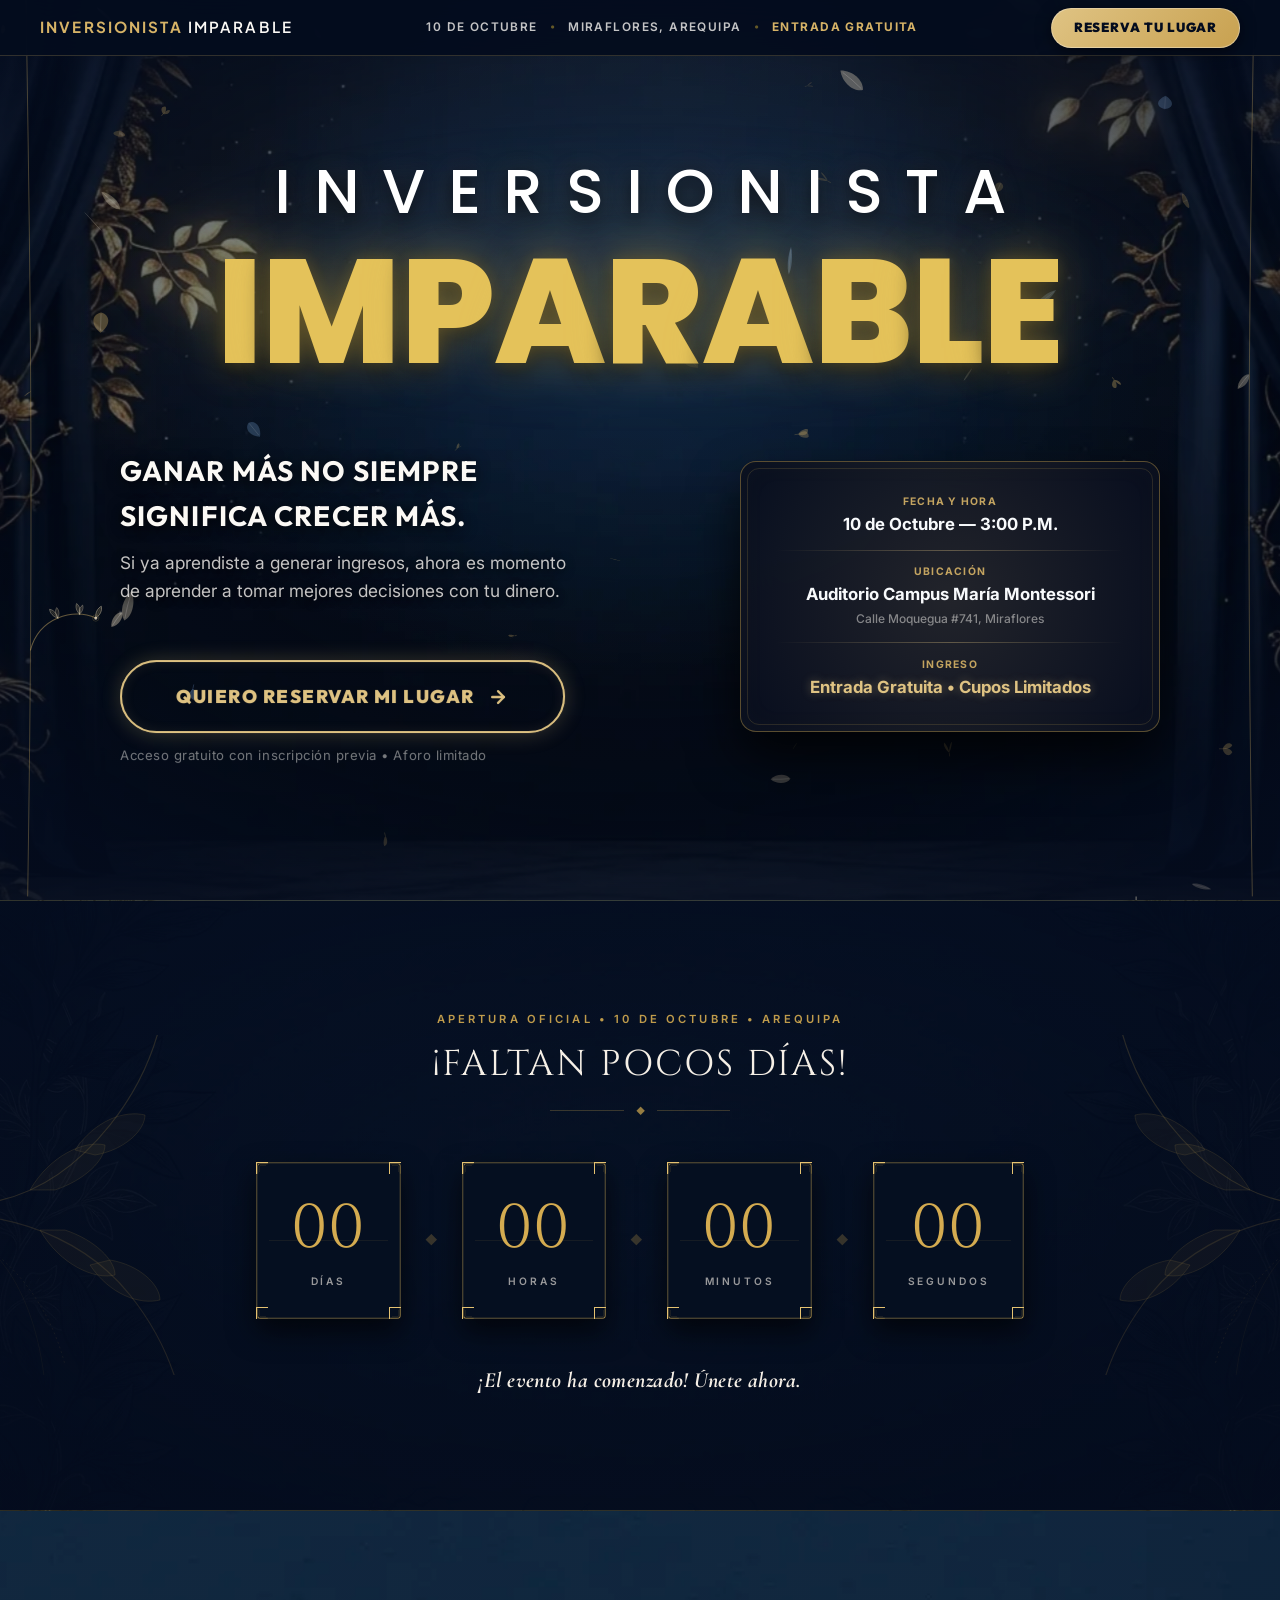
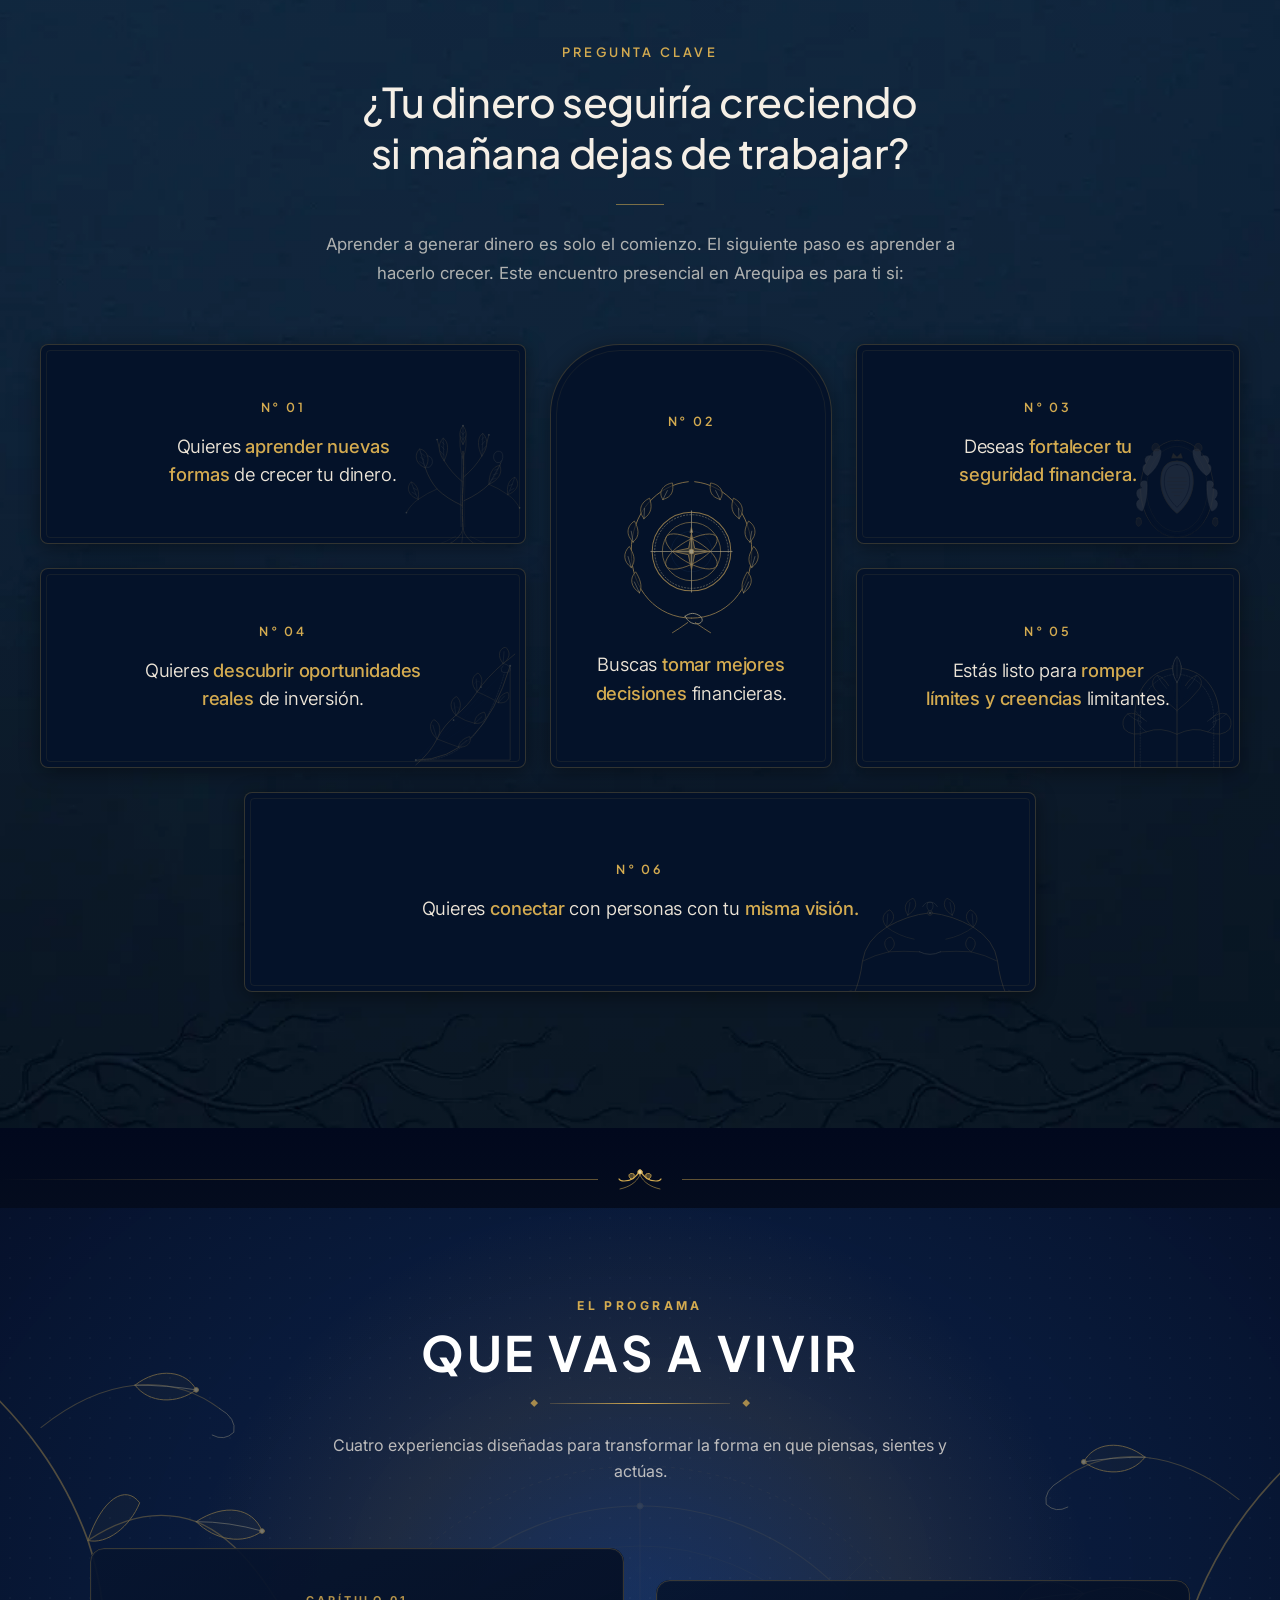
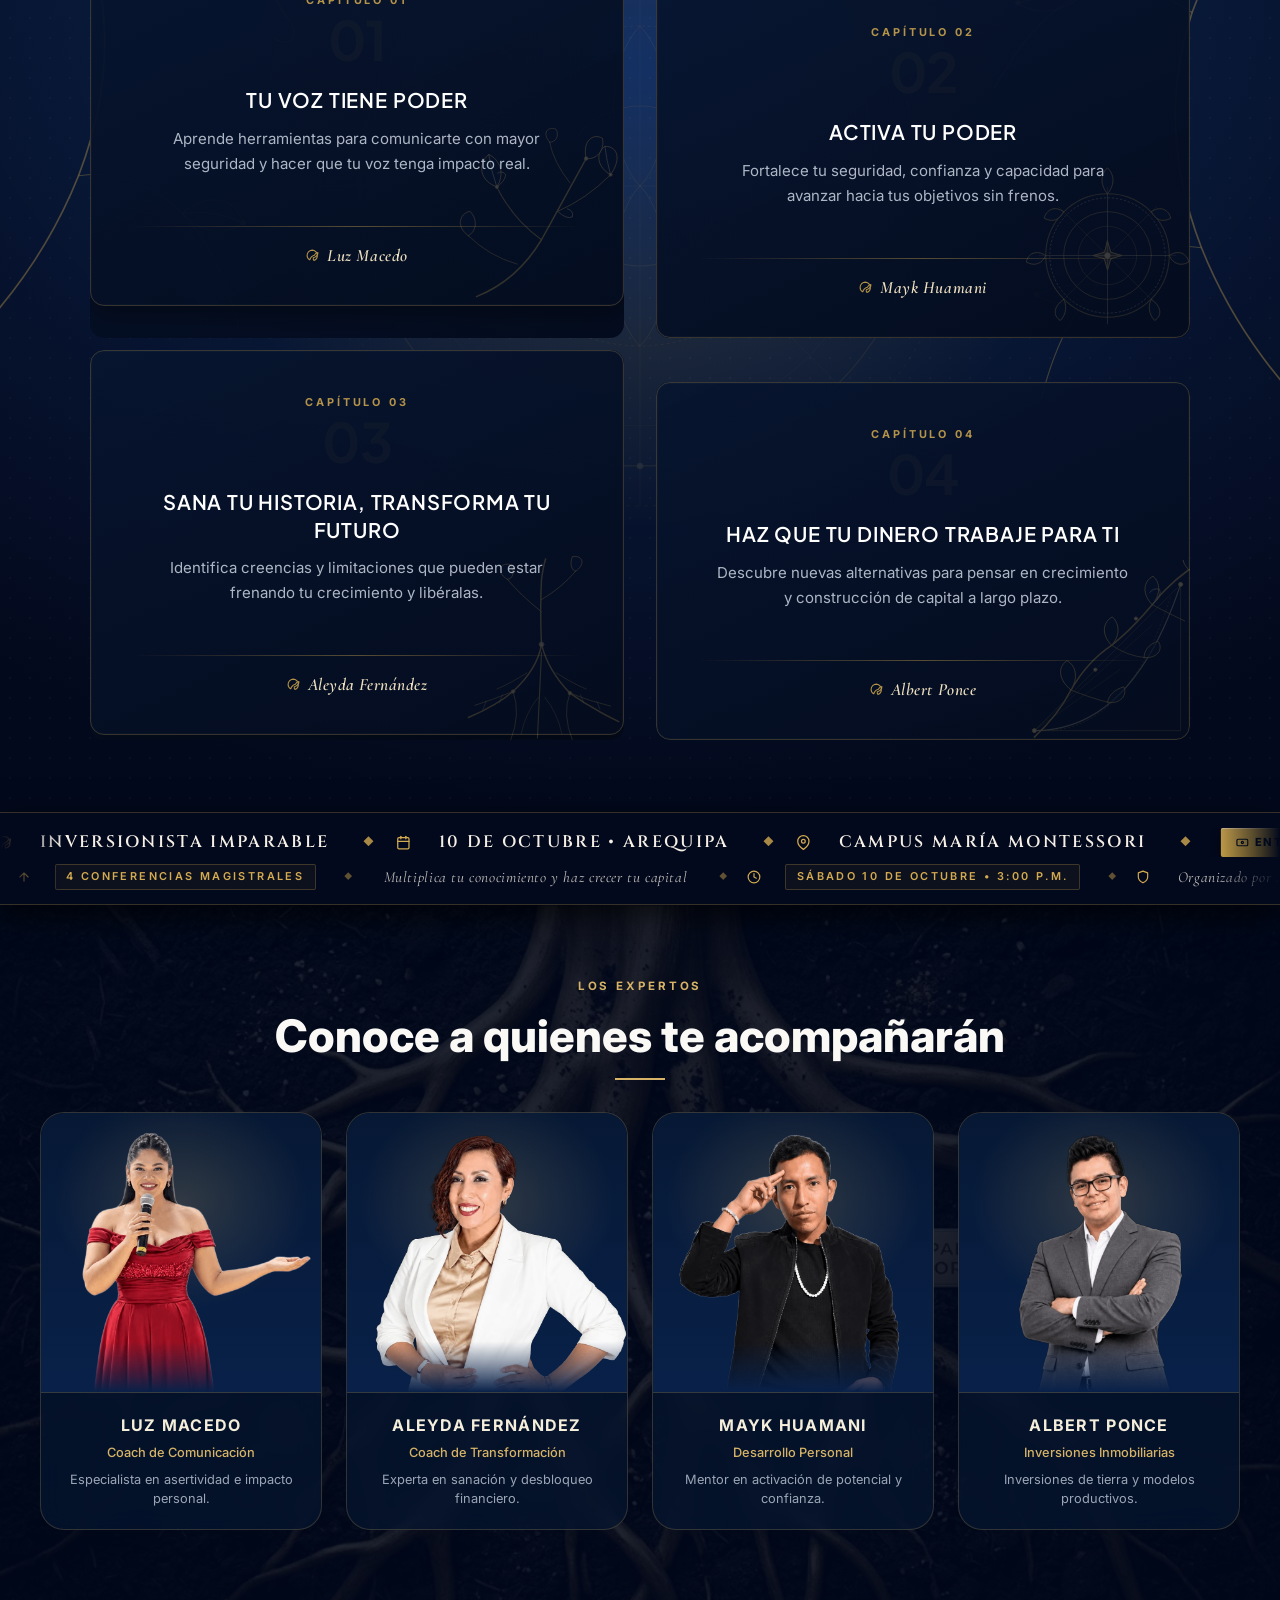
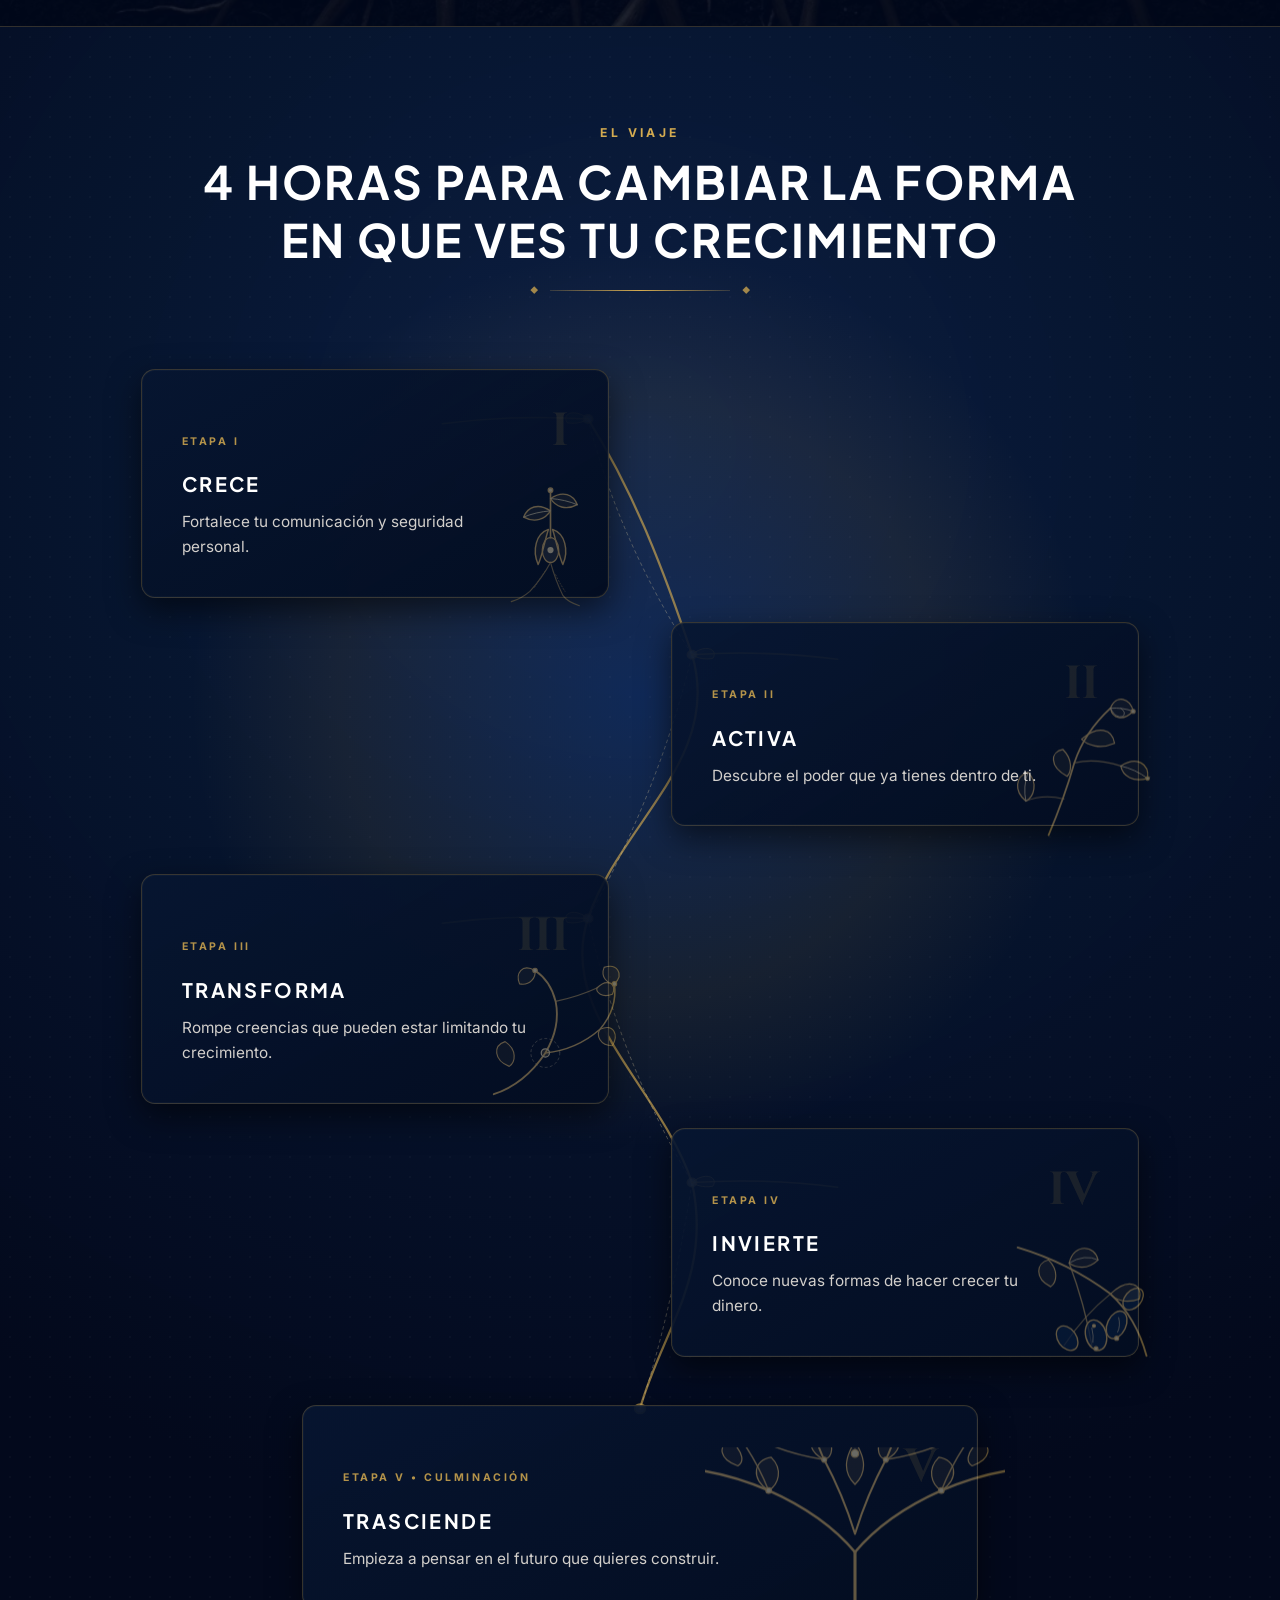
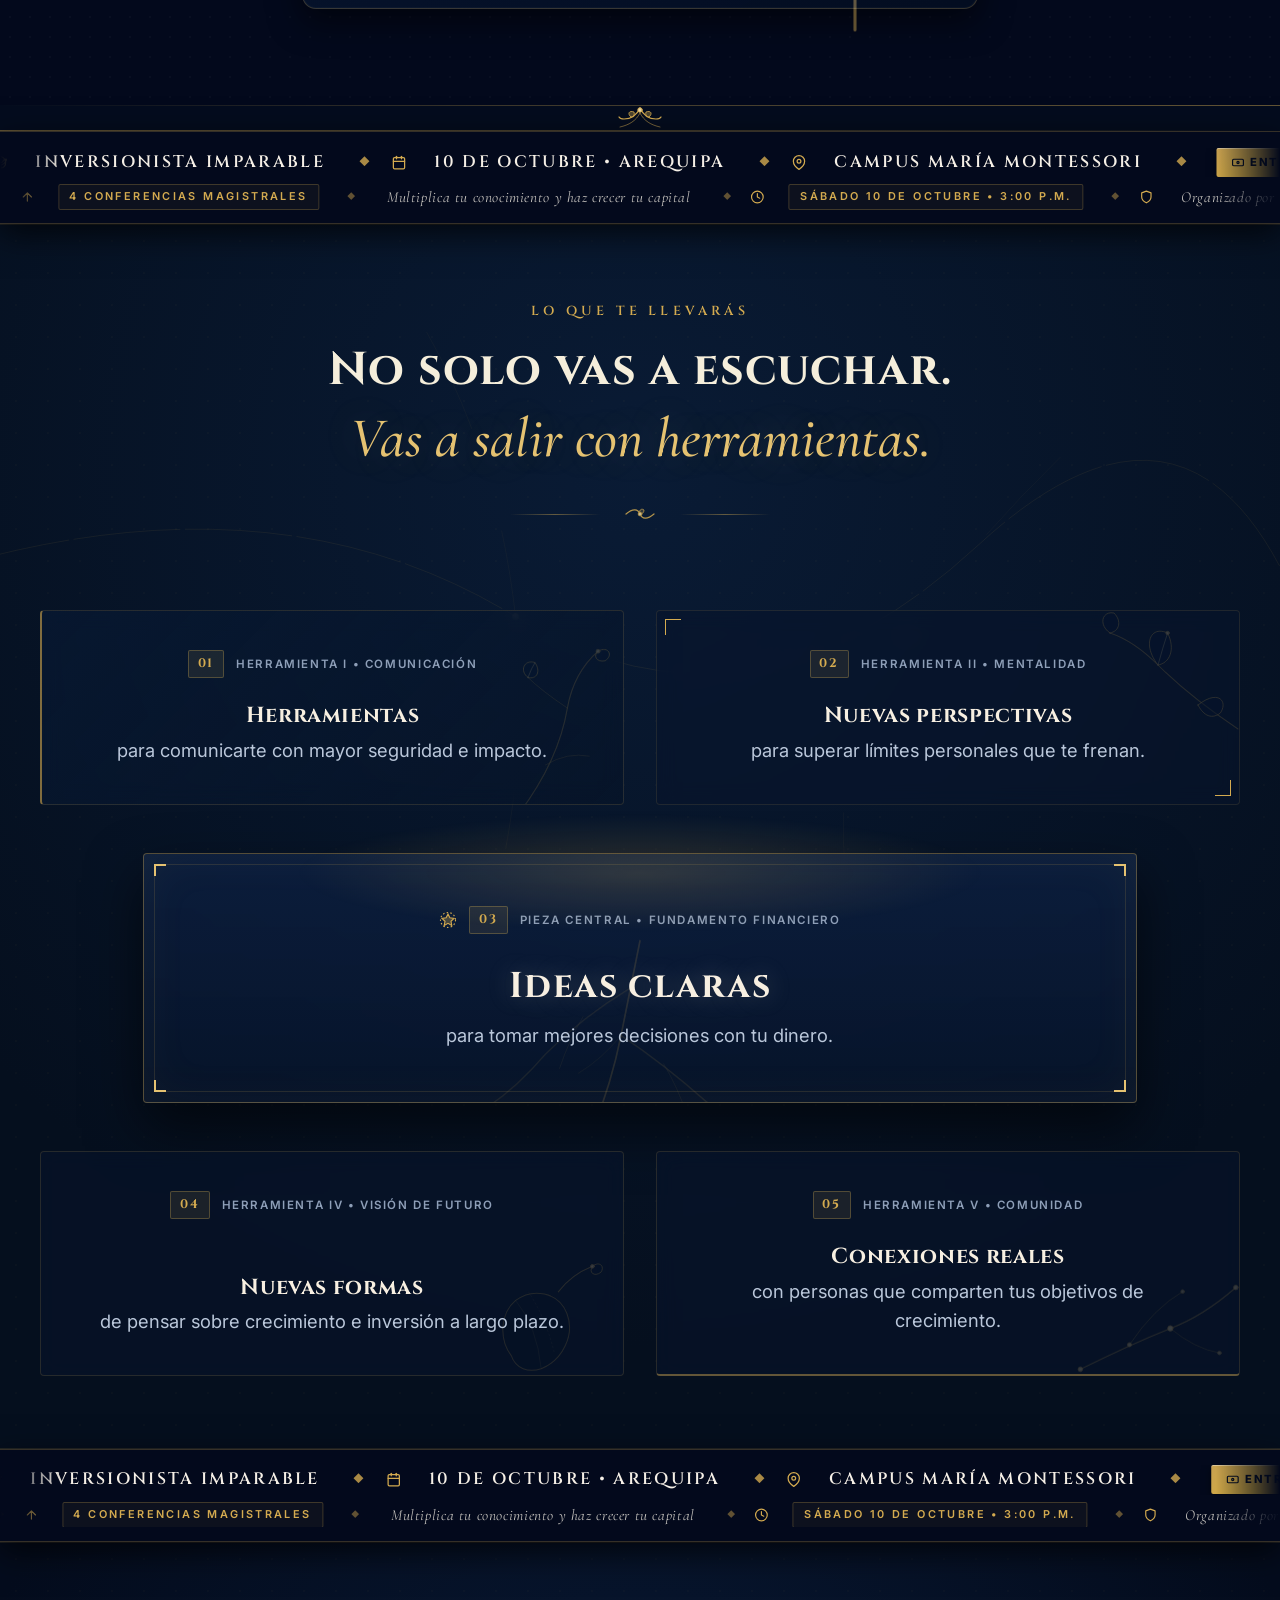
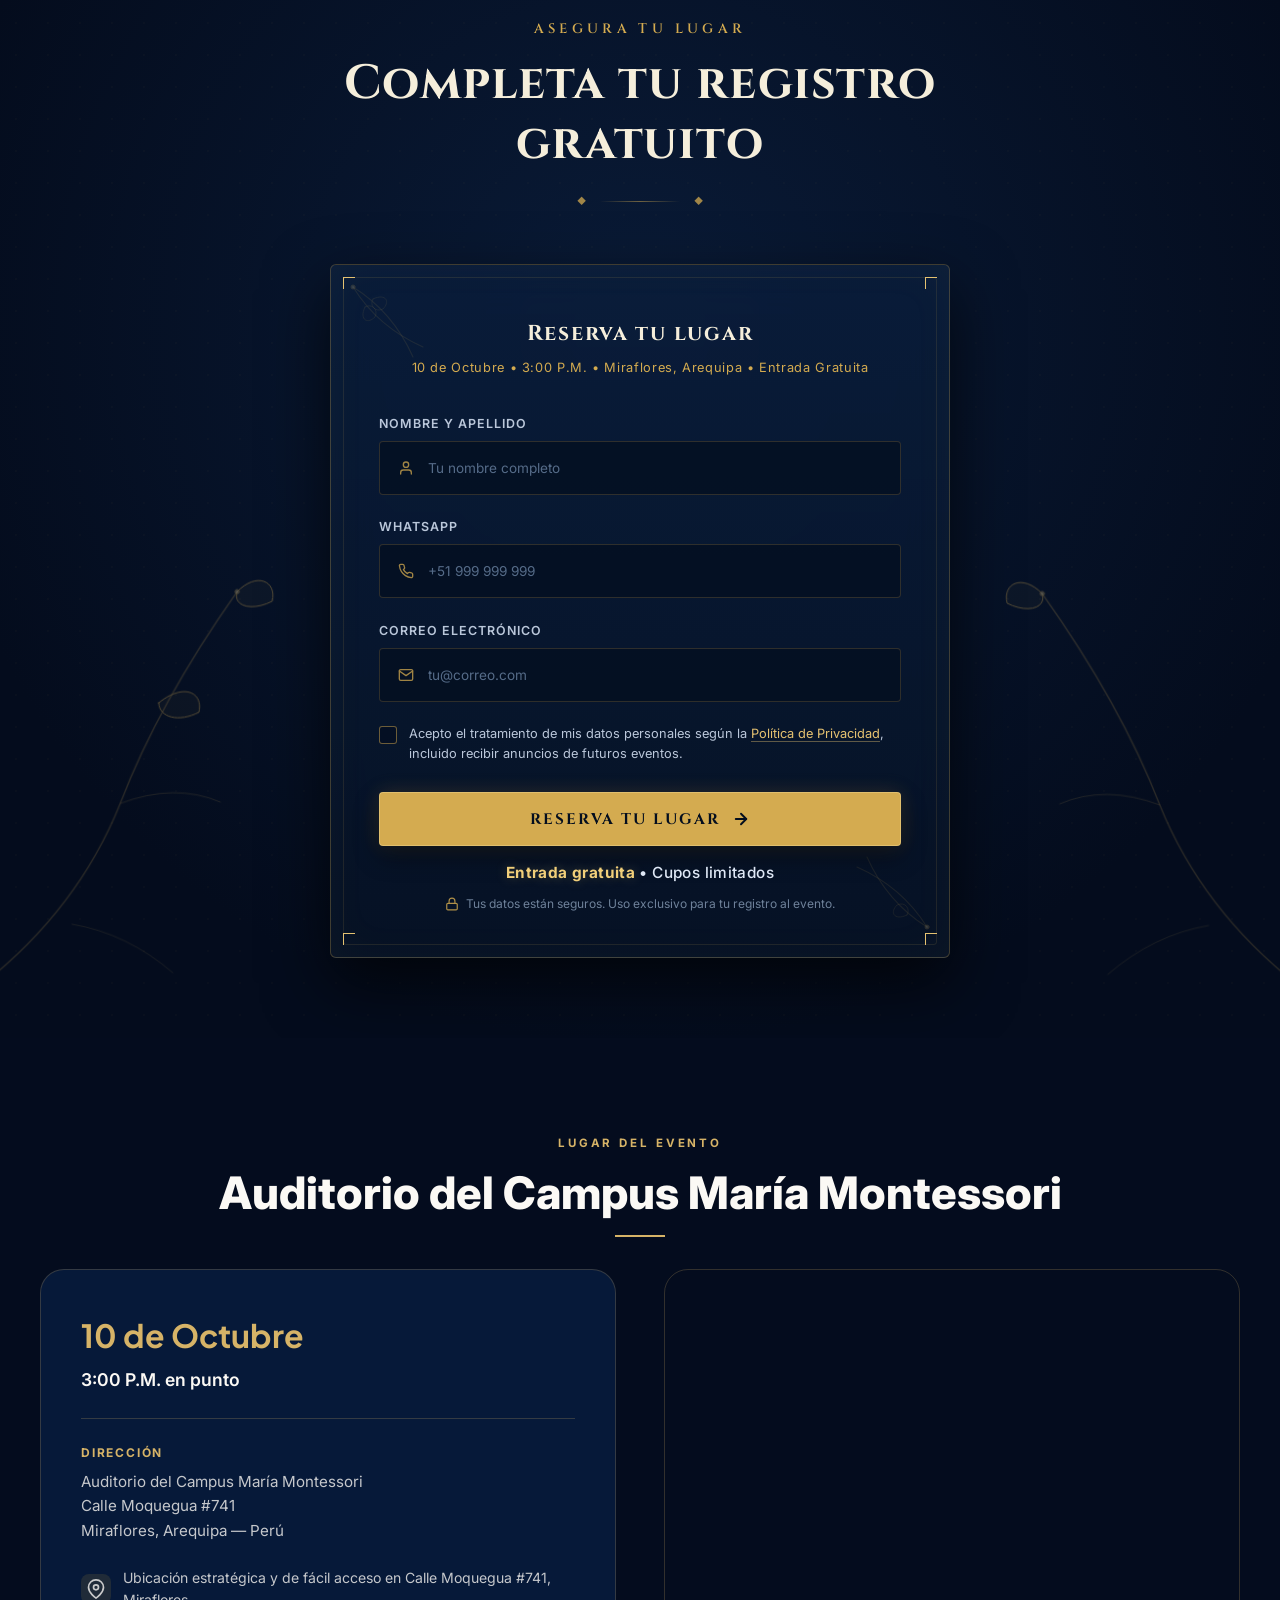
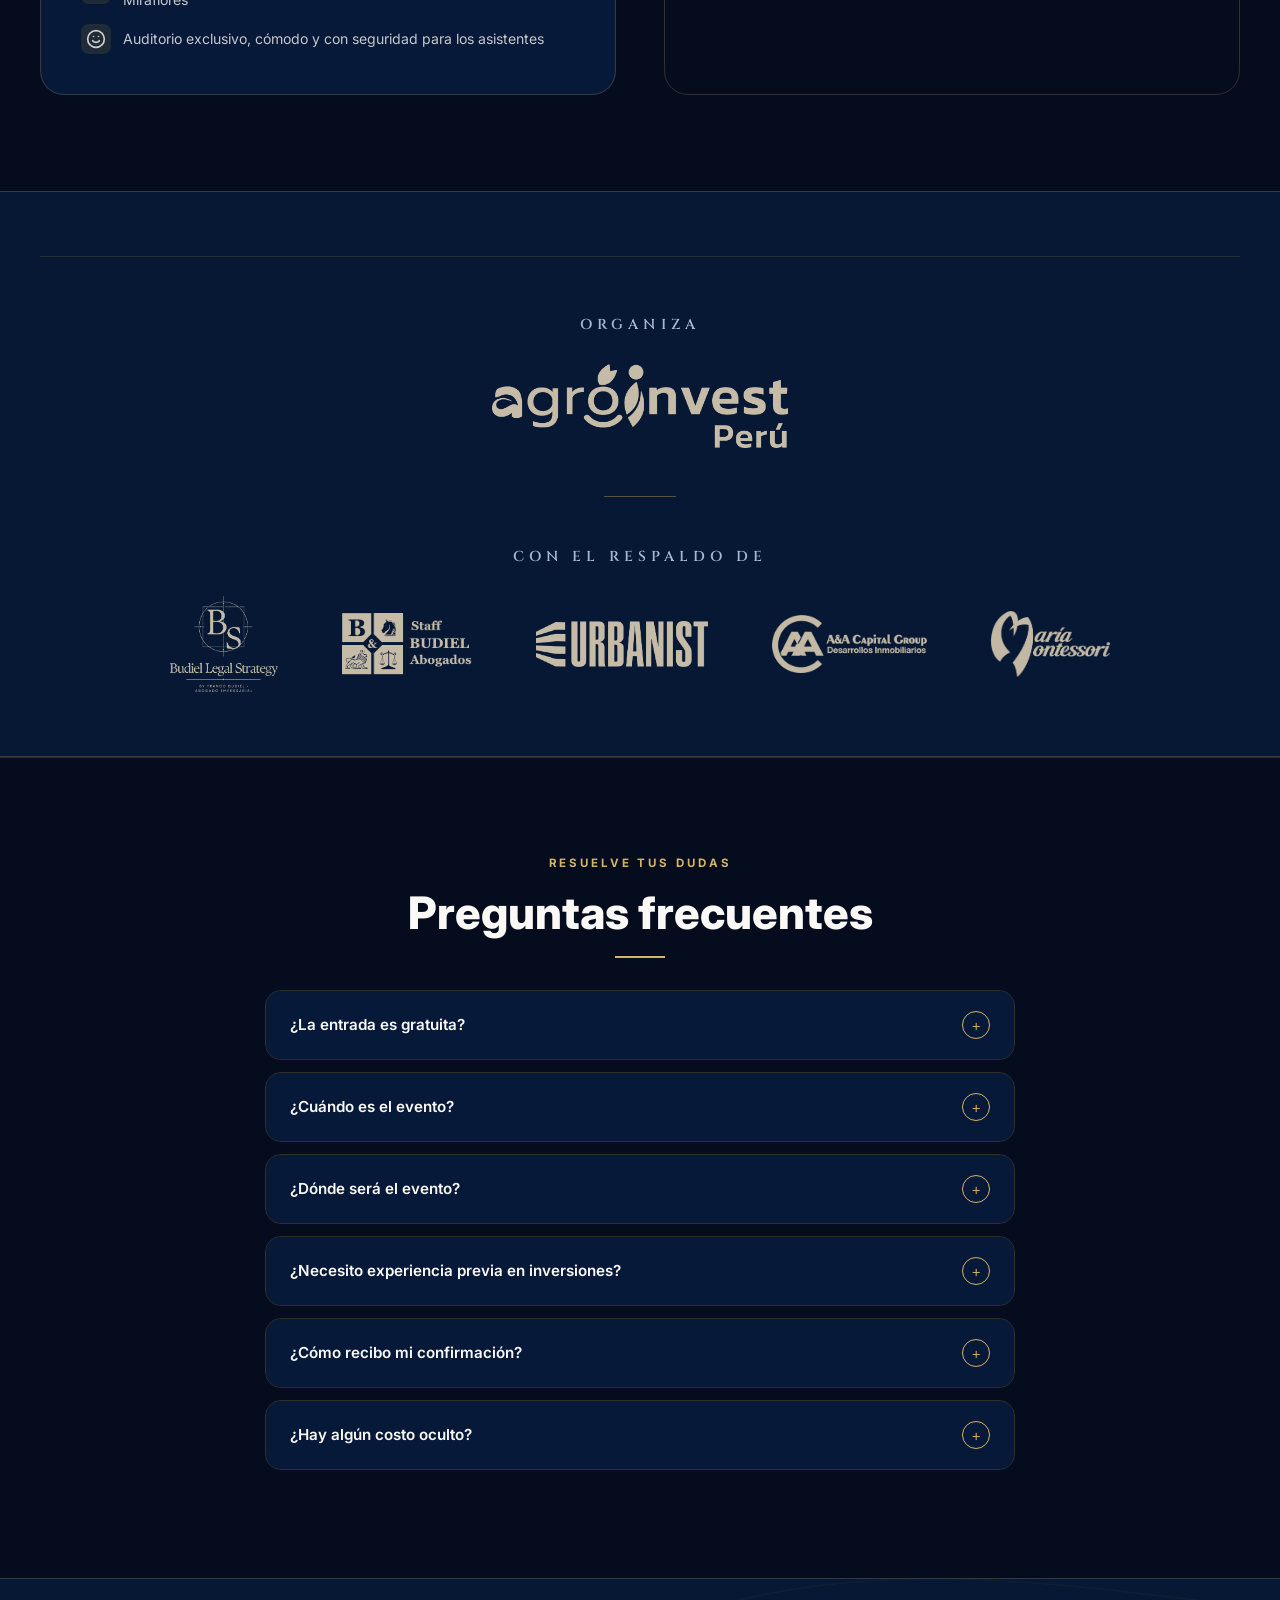
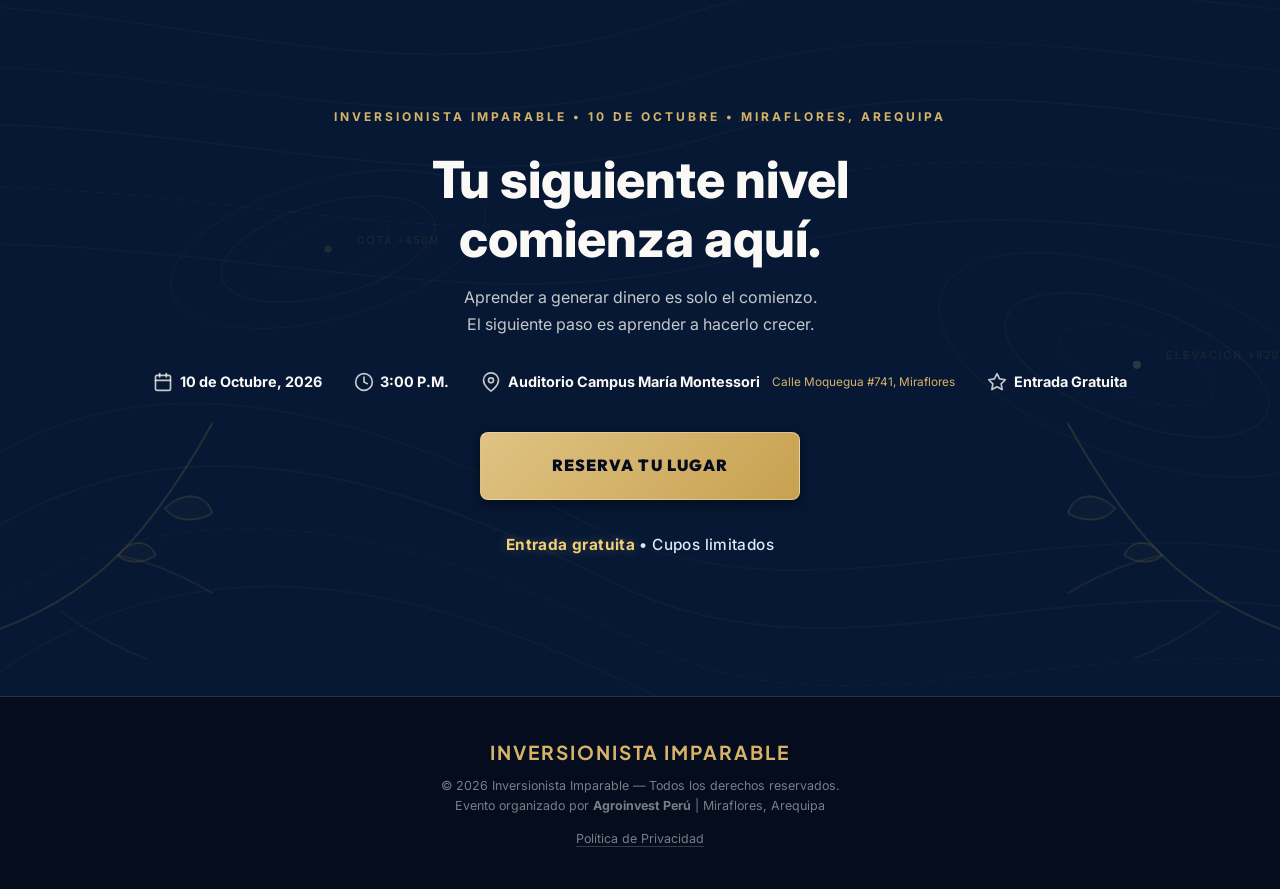
<file: index.html>
<!DOCTYPE html>
<html lang="es">

<head>
  <meta charset="UTF-8" />
  <meta name="viewport" content="width=device-width, initial-scale=1.0" />
  <meta name="description"
    content="Inversionista Imparable — Un evento de crecimiento personal y financiero. 10 de octubre, Auditorio Campus María Montessori, Miraflores, Arequipa. Entrada gratuita." />
  <meta name="keywords"
    content="inversión, crecimiento personal, finanzas, congreso, Arequipa, Miraflores, evento gratuito" />
  <meta property="og:title" content="INVERSIONISTA IMPARABLE — 10 de Octubre | Arequipa" />
  <meta property="og:description" content="Ganar más no siempre significa crecer más. Registro gratuito en Arequipa." />
  <meta property="og:type" content="website" />
  <title>INVERSIONISTA IMPARABLE — 10 de Octubre | Arequipa</title>
  <link rel="icon" href="favicon.ico" sizes="any" />
  <link rel="icon" type="image/png" sizes="32x32" href="images/favicon/favicon-32.png" />
  <link rel="icon" type="image/png" sizes="192x192" href="images/favicon/favicon-192.png" />
  <link rel="apple-touch-icon" href="images/favicon/apple-touch-icon.png" />
  <meta name="theme-color" content="#071A3A" />
  <!-- Preload LCP Hero Background -->
  <link rel="preload" as="image" href="images/backgrounds/hero_bg.webp" type="image/webp" fetchpriority="high" />
  <link rel="preconnect" href="https://fonts.googleapis.com" />
  <link rel="preconnect" href="https://fonts.gstatic.com" crossorigin />
  <link
    href="https://fonts.googleapis.com/css2?family=Cinzel:wght@600;700;800&family=Cormorant+Garamond:ital,wght@1,400;1,600&family=Inter:wght@400;500;600;700&family=Outfit:wght@700&family=Plus+Jakarta+Sans:wght@600;700&family=Poppins:wght@700;800&display=swap"
    rel="stylesheet" />
  <link rel="stylesheet" href="css/styles.css" />
  <link rel="stylesheet" href="css/ambient.css?v=1" />

  <!-- Meta Pixel Code -->
  <script>
    !function(f,b,e,v,n,t,s)
    {if(f.fbq)return;n=f.fbq=function(){n.callMethod?
    n.callMethod.apply(n,arguments):n.queue.push(arguments)};
    if(!f._fbq)f._fbq=n;n.push=n;n.loaded=!0;n.version='2.0';
    n.queue=[];t=b.createElement(e);t.async=!0;
    t.src=v;s=b.getElementsByTagName(e)[0];
    s.parentNode.insertBefore(t,s)}(window, document,'script',
    'https://connect.facebook.net/en_US/fbevents.js');
    fbq('init', '1130449159315718');
    fbq('track', 'PageView');
  </script>
  <noscript><img height="1" width="1" style="display:none"
    src="https://www.facebook.com/tr?id=1130449159315718&ev=PageView&noscript=1"
  /></noscript>
  <!-- End Meta Pixel Code -->
</head>

<body>

  <!-- ========================================================
       HILO CONDUCTOR BOTÁNICO
       Canvas elements created and managed by js/animations.js.
       Renders botanical branches in real document coordinates,
       revealed top→bottom as the user scrolls via clip-path.
       ======================================================== -->
  <div id="hilo-conductor" aria-hidden="true"></div>

  <!-- ========================================================
       NAV BAR (editorial, refined, zero-pill)
       ======================================================== -->
  <nav class="nav-bar" role="navigation" aria-label="Navegación principal">
    <a href="#hero" class="nav-logo" id="nav-logo-link" aria-label="Volver al inicio">Inversionista
      <span>Imparable</span></a>
    <div class="nav-event-meta" aria-label="Información del evento">
      <span class="nav-meta-item">10 de Octubre</span>
      <span class="nav-meta-sep" aria-hidden="true">&bull;</span>
      <span class="nav-meta-item">Miraflores, Arequipa</span>
      <span class="nav-meta-sep" aria-hidden="true">&bull;</span>
      <span class="nav-meta-item nav-meta-highlight">Entrada Gratuita</span>
    </div>
    <a href="#registro" class="nav-cta" id="nav-cta-btn"><span class="nav-cta-long">Reserva tu lugar</span><span
        class="nav-cta-short">Reservar</span></a>
  </nav>

  <!-- ========================================================
       HERO SECTION
       ======================================================== -->
  <section id="hero" aria-label="Sección principal del evento">
    <div class="hero-bg" aria-hidden="true"></div>
    <div class="hero-glow" aria-hidden="true"></div>
    <canvas id="hero-particles-canvas" class="hero-particles-canvas" aria-hidden="true"></canvas>
    <div class="hero-layout-v3">
      <!-- Centro Superior: Titulo Monumental -->
      <div class="hero-top-center">
        <div class="hero-brand-logo">
          <h1 class="hero-brand-title">
            <span class="hero-logo-top">INVERSIONISTA</span>
            <span class="hero-logo-main">IMPARABLE</span>
          </h1>
        </div>
      </div>

      <!-- Zona Inferior: Copy a la izquierda, Datos a la derecha -->
      <div class="hero-bottom-grid">
        <!-- Izquierda: Copy y CTA -->
        <div class="hero-bottom-left">
          <h2 class="hero-headline">
            Ganar m&aacute;s no siempre<br>significa crecer m&aacute;s.
          </h2>
          <p class="hero-subtitle">
            Si ya aprendiste a generar ingresos, ahora es momento de aprender a tomar mejores decisiones con tu dinero.
          </p>

          <div class="hero-cta-wrapper">
            <a href="#registro" class="btn-hero-cta" id="hero-cta-primary-btn">
              <span>QUIERO RESERVAR MI LUGAR</span>
              <svg width="20" height="20" viewBox="0 0 24 24" fill="none" stroke="currentColor" stroke-width="2.5"
                stroke-linecap="round" stroke-linejoin="round" aria-hidden="true">
                <line x1="5" y1="12" x2="19" y2="12"></line>
                <polyline points="12 5 19 12 12 19"></polyline>
              </svg>
            </a>
            <p class="hero-cta-footnote">Acceso gratuito con inscripci&oacute;n previa &bull; Aforo limitado</p>
          </div>
        </div>

        <!-- Derecha: Indice de Datos (Elegante, minimalista) -->
        <div class="hero-bottom-right">
          <div class="vip-pass-card" id="vip-pass">
            <div class="vip-pass-glow"></div>

            <div class="vip-pass-body">
              <div class="pass-row">
                <span class="pass-label">FECHA Y HORA</span>
                <strong class="pass-value">10 de Octubre &mdash; 3:00 P.M.</strong>
              </div>
              <div class="pass-divider"></div>
              <div class="pass-row">
                <span class="pass-label">UBICACI&Oacute;N</span>
                <strong class="pass-value">Auditorio Campus Mar&iacute;a Montessori<br><span
                    class="pass-sub">Calle Moquegua #741, Miraflores</span></strong>
              </div>
              <div class="pass-divider"></div>
              <div class="pass-row highlight">
                <span class="pass-label">INGRESO</span>
                <strong class="pass-value">Entrada Gratuita &bull; Cupos Limitados</strong>
              </div>
            </div>
          </div>
        </div>
      </div>
    </div>
  </section>

  <!-- ========================================================
       COUNTDOWN (Horologerie & Editorial Timepiece)
       ======================================================== -->
  <section id="countdown" aria-label="Contador regresivo al evento">
    <div class="countdown-ambient" aria-hidden="true"></div>
    <div class="countdown-botanical countdown-botanical--left" aria-hidden="true">
      <svg width="240" height="340" viewBox="0 0 240 340" fill="none" xmlns="http://www.w3.org/2000/svg">
        <path d="M-20 170 C40 170, 90 140, 130 90 C150 65, 170 30, 180 -10" stroke="rgba(212, 171, 80, 0.25)"
          stroke-width="1.2" stroke-linecap="round" />
        <path d="M-10 180 C50 185, 110 210, 150 260 C170 285, 190 320, 200 360" stroke="rgba(212, 171, 80, 0.2)"
          stroke-width="1.2" stroke-linecap="round" />
        <path d="M50 155 C70 120, 105 105, 125 110 C125 125, 105 145, 75 155 Z" fill="rgba(212, 171, 80, 0.07)"
          stroke="rgba(212, 171, 80, 0.22)" stroke-width="0.8" />
        <path d="M95 115 C115 85, 145 75, 165 80 C165 95, 145 115, 115 120 Z" fill="rgba(212, 171, 80, 0.07)"
          stroke="rgba(212, 171, 80, 0.22)" stroke-width="0.8" />
        <path d="M60 195 C80 230, 115 245, 135 240 C135 225, 115 205, 85 195 Z" fill="rgba(212, 171, 80, 0.07)"
          stroke="rgba(212, 171, 80, 0.22)" stroke-width="0.8" />
        <path d="M110 230 C130 260, 160 270, 180 265 C180 250, 160 230, 130 225 Z" fill="rgba(212, 171, 80, 0.07)"
          stroke="rgba(212, 171, 80, 0.22)" stroke-width="0.8" />
        <path d="M-15 200 C30 220, 70 270, 85 330" stroke="rgba(212, 171, 80, 0.14)" stroke-width="0.8"
          stroke-dasharray="2 3" />
        <path d="M20 225 C45 255, 60 300, 65 350" stroke="rgba(212, 171, 80, 0.12)" stroke-width="0.6" />
      </svg>
    </div>
    <div class="countdown-botanical countdown-botanical--right" aria-hidden="true">
      <svg width="240" height="340" viewBox="0 0 240 340" fill="none" xmlns="http://www.w3.org/2000/svg">
        <path d="M260 170 C200 170, 150 140, 110 90 C90 65, 70 30, 60 -10" stroke="rgba(212, 171, 80, 0.25)"
          stroke-width="1.2" stroke-linecap="round" />
        <path d="M250 180 C190 185, 130 210, 90 260 C70 285, 50 320, 40 360" stroke="rgba(212, 171, 80, 0.2)"
          stroke-width="1.2" stroke-linecap="round" />
        <path d="M190 155 C170 120, 135 105, 115 110 C115 125, 135 145, 165 155 Z" fill="rgba(212, 171, 80, 0.07)"
          stroke="rgba(212, 171, 80, 0.22)" stroke-width="0.8" />
        <path d="M145 115 C125 85, 95 75, 75 80 C75 95, 95 115, 125 120 Z" fill="rgba(212, 171, 80, 0.07)"
          stroke="rgba(212, 171, 80, 0.22)" stroke-width="0.8" />
        <path d="M180 195 C160 230, 125 245, 105 240 C105 225, 125 205, 155 195 Z" fill="rgba(212, 171, 80, 0.07)"
          stroke="rgba(212, 171, 80, 0.22)" stroke-width="0.8" />
        <path d="M130 230 C110 260, 80 270, 60 265 C60 250, 80 230, 110 225 Z" fill="rgba(212, 171, 80, 0.07)"
          stroke="rgba(212, 171, 80, 0.22)" stroke-width="0.8" />
        <path d="M255 200 C210 220, 170 270, 155 330" stroke="rgba(212, 171, 80, 0.14)" stroke-width="0.8"
          stroke-dasharray="2 3" />
        <path d="M220 225 C195 255, 180 300, 175 350" stroke="rgba(212, 171, 80, 0.12)" stroke-width="0.6" />
      </svg>
    </div>
    <div class="container countdown-container">
      <div class="countdown-header">
        <span class="countdown-kicker">Apertura Oficial &bull; 10 de Octubre &bull; Arequipa</span>
        <h3 class="countdown-headline">&iexcl;Faltan pocos d&iacute;as!</h3>
        <div class="countdown-gold-divider" aria-hidden="true">
          <span class="divider-line"></span>
          <span class="divider-diamond">&#9670;</span>
          <span class="divider-line"></span>
        </div>
      </div>
      <div class="countdown-grid">
        <div class="countdown-unit" data-countdown-card>
          <svg class="plate-corner plate-corner--tl" width="16" height="16" viewBox="0 0 16 16" fill="none"
            aria-hidden="true">
            <path d="M1 15V5C1 2.79086 2.79086 1 5 1H15" stroke="currentColor" stroke-width="1.1"
              stroke-linecap="round" />
            <path d="M3.5 12.5V6C3.5 4.61929 4.61929 3.5 6 3.5H12.5" stroke="currentColor" stroke-width="0.7"
              stroke-linecap="round" stroke-opacity="0.6" />
            <circle cx="2.2" cy="2.2" r="0.9" fill="currentColor" />
          </svg>
          <svg class="plate-corner plate-corner--tr" width="16" height="16" viewBox="0 0 16 16" fill="none"
            aria-hidden="true">
            <path d="M1 15V5C1 2.79086 2.79086 1 5 1H15" stroke="currentColor" stroke-width="1.1"
              stroke-linecap="round" />
            <path d="M3.5 12.5V6C3.5 4.61929 4.61929 3.5 6 3.5H12.5" stroke="currentColor" stroke-width="0.7"
              stroke-linecap="round" stroke-opacity="0.6" />
            <circle cx="2.2" cy="2.2" r="0.9" fill="currentColor" />
          </svg>
          <svg class="plate-corner plate-corner--bl" width="16" height="16" viewBox="0 0 16 16" fill="none"
            aria-hidden="true">
            <path d="M1 15V5C1 2.79086 2.79086 1 5 1H15" stroke="currentColor" stroke-width="1.1"
              stroke-linecap="round" />
            <path d="M3.5 12.5V6C3.5 4.61929 4.61929 3.5 6 3.5H12.5" stroke="currentColor" stroke-width="0.7"
              stroke-linecap="round" stroke-opacity="0.6" />
            <circle cx="2.2" cy="2.2" r="0.9" fill="currentColor" />
          </svg>
          <svg class="plate-corner plate-corner--br" width="16" height="16" viewBox="0 0 16 16" fill="none"
            aria-hidden="true">
            <path d="M1 15V5C1 2.79086 2.79086 1 5 1H15" stroke="currentColor" stroke-width="1.1"
              stroke-linecap="round" />
            <path d="M3.5 12.5V6C3.5 4.61929 4.61929 3.5 6 3.5H12.5" stroke="currentColor" stroke-width="0.7"
              stroke-linecap="round" stroke-opacity="0.6" />
            <circle cx="2.2" cy="2.2" r="0.9" fill="currentColor" />
          </svg>
          <span class="countdown-number" id="count-days">--</span>
          <span class="countdown-unit-label">D&iacute;as</span>
        </div>
        <span class="countdown-separator" aria-hidden="true">&#9670;</span>
        <div class="countdown-unit" data-countdown-card>
          <svg class="plate-corner plate-corner--tl" width="16" height="16" viewBox="0 0 16 16" fill="none"
            aria-hidden="true">
            <path d="M1 15V5C1 2.79086 2.79086 1 5 1H15" stroke="currentColor" stroke-width="1.1"
              stroke-linecap="round" />
            <path d="M3.5 12.5V6C3.5 4.61929 4.61929 3.5 6 3.5H12.5" stroke="currentColor" stroke-width="0.7"
              stroke-linecap="round" stroke-opacity="0.6" />
            <circle cx="2.2" cy="2.2" r="0.9" fill="currentColor" />
          </svg>
          <svg class="plate-corner plate-corner--tr" width="16" height="16" viewBox="0 0 16 16" fill="none"
            aria-hidden="true">
            <path d="M1 15V5C1 2.79086 2.79086 1 5 1H15" stroke="currentColor" stroke-width="1.1"
              stroke-linecap="round" />
            <path d="M3.5 12.5V6C3.5 4.61929 4.61929 3.5 6 3.5H12.5" stroke="currentColor" stroke-width="0.7"
              stroke-linecap="round" stroke-opacity="0.6" />
            <circle cx="2.2" cy="2.2" r="0.9" fill="currentColor" />
          </svg>
          <svg class="plate-corner plate-corner--bl" width="16" height="16" viewBox="0 0 16 16" fill="none"
            aria-hidden="true">
            <path d="M1 15V5C1 2.79086 2.79086 1 5 1H15" stroke="currentColor" stroke-width="1.1"
              stroke-linecap="round" />
            <path d="M3.5 12.5V6C3.5 4.61929 4.61929 3.5 6 3.5H12.5" stroke="currentColor" stroke-width="0.7"
              stroke-linecap="round" stroke-opacity="0.6" />
            <circle cx="2.2" cy="2.2" r="0.9" fill="currentColor" />
          </svg>
          <svg class="plate-corner plate-corner--br" width="16" height="16" viewBox="0 0 16 16" fill="none"
            aria-hidden="true">
            <path d="M1 15V5C1 2.79086 2.79086 1 5 1H15" stroke="currentColor" stroke-width="1.1"
              stroke-linecap="round" />
            <path d="M3.5 12.5V6C3.5 4.61929 4.61929 3.5 6 3.5H12.5" stroke="currentColor" stroke-width="0.7"
              stroke-linecap="round" stroke-opacity="0.6" />
            <circle cx="2.2" cy="2.2" r="0.9" fill="currentColor" />
          </svg>
          <span class="countdown-number" id="count-hours">--</span>
          <span class="countdown-unit-label">Horas</span>
        </div>
        <span class="countdown-separator" aria-hidden="true">&#9670;</span>
        <div class="countdown-unit" data-countdown-card>
          <svg class="plate-corner plate-corner--tl" width="16" height="16" viewBox="0 0 16 16" fill="none"
            aria-hidden="true">
            <path d="M1 15V5C1 2.79086 2.79086 1 5 1H15" stroke="currentColor" stroke-width="1.1"
              stroke-linecap="round" />
            <path d="M3.5 12.5V6C3.5 4.61929 4.61929 3.5 6 3.5H12.5" stroke="currentColor" stroke-width="0.7"
              stroke-linecap="round" stroke-opacity="0.6" />
            <circle cx="2.2" cy="2.2" r="0.9" fill="currentColor" />
          </svg>
          <svg class="plate-corner plate-corner--tr" width="16" height="16" viewBox="0 0 16 16" fill="none"
            aria-hidden="true">
            <path d="M1 15V5C1 2.79086 2.79086 1 5 1H15" stroke="currentColor" stroke-width="1.1"
              stroke-linecap="round" />
            <path d="M3.5 12.5V6C3.5 4.61929 4.61929 3.5 6 3.5H12.5" stroke="currentColor" stroke-width="0.7"
              stroke-linecap="round" stroke-opacity="0.6" />
            <circle cx="2.2" cy="2.2" r="0.9" fill="currentColor" />
          </svg>
          <svg class="plate-corner plate-corner--bl" width="16" height="16" viewBox="0 0 16 16" fill="none"
            aria-hidden="true">
            <path d="M1 15V5C1 2.79086 2.79086 1 5 1H15" stroke="currentColor" stroke-width="1.1"
              stroke-linecap="round" />
            <path d="M3.5 12.5V6C3.5 4.61929 4.61929 3.5 6 3.5H12.5" stroke="currentColor" stroke-width="0.7"
              stroke-linecap="round" stroke-opacity="0.6" />
            <circle cx="2.2" cy="2.2" r="0.9" fill="currentColor" />
          </svg>
          <svg class="plate-corner plate-corner--br" width="16" height="16" viewBox="0 0 16 16" fill="none"
            aria-hidden="true">
            <path d="M1 15V5C1 2.79086 2.79086 1 5 1H15" stroke="currentColor" stroke-width="1.1"
              stroke-linecap="round" />
            <path d="M3.5 12.5V6C3.5 4.61929 4.61929 3.5 6 3.5H12.5" stroke="currentColor" stroke-width="0.7"
              stroke-linecap="round" stroke-opacity="0.6" />
            <circle cx="2.2" cy="2.2" r="0.9" fill="currentColor" />
          </svg>
          <span class="countdown-number" id="count-minutes">--</span>
          <span class="countdown-unit-label">Minutos</span>
        </div>
        <span class="countdown-separator" aria-hidden="true">&#9670;</span>
        <div class="countdown-unit" data-countdown-card>
          <svg class="plate-corner plate-corner--tl" width="16" height="16" viewBox="0 0 16 16" fill="none"
            aria-hidden="true">
            <path d="M1 15V5C1 2.79086 2.79086 1 5 1H15" stroke="currentColor" stroke-width="1.1"
              stroke-linecap="round" />
            <path d="M3.5 12.5V6C3.5 4.61929 4.61929 3.5 6 3.5H12.5" stroke="currentColor" stroke-width="0.7"
              stroke-linecap="round" stroke-opacity="0.6" />
            <circle cx="2.2" cy="2.2" r="0.9" fill="currentColor" />
          </svg>
          <svg class="plate-corner plate-corner--tr" width="16" height="16" viewBox="0 0 16 16" fill="none"
            aria-hidden="true">
            <path d="M1 15V5C1 2.79086 2.79086 1 5 1H15" stroke="currentColor" stroke-width="1.1"
              stroke-linecap="round" />
            <path d="M3.5 12.5V6C3.5 4.61929 4.61929 3.5 6 3.5H12.5" stroke="currentColor" stroke-width="0.7"
              stroke-linecap="round" stroke-opacity="0.6" />
            <circle cx="2.2" cy="2.2" r="0.9" fill="currentColor" />
          </svg>
          <svg class="plate-corner plate-corner--bl" width="16" height="16" viewBox="0 0 16 16" fill="none"
            aria-hidden="true">
            <path d="M1 15V5C1 2.79086 2.79086 1 5 1H15" stroke="currentColor" stroke-width="1.1"
              stroke-linecap="round" />
            <path d="M3.5 12.5V6C3.5 4.61929 4.61929 3.5 6 3.5H12.5" stroke="currentColor" stroke-width="0.7"
              stroke-linecap="round" stroke-opacity="0.6" />
            <circle cx="2.2" cy="2.2" r="0.9" fill="currentColor" />
          </svg>
          <svg class="plate-corner plate-corner--br" width="16" height="16" viewBox="0 0 16 16" fill="none"
            aria-hidden="true">
            <path d="M1 15V5C1 2.79086 2.79086 1 5 1H15" stroke="currentColor" stroke-width="1.1"
              stroke-linecap="round" />
            <path d="M3.5 12.5V6C3.5 4.61929 4.61929 3.5 6 3.5H12.5" stroke="currentColor" stroke-width="0.7"
              stroke-linecap="round" stroke-opacity="0.6" />
            <circle cx="2.2" cy="2.2" r="0.9" fill="currentColor" />
          </svg>
          <span class="countdown-number" id="count-seconds">--</span>
          <span class="countdown-unit-label">Segundos</span>
        </div>
      </div>
      <p class="countdown-text">Tu tiempo tambi&eacute;n puede trabajar para ti.</p>
    </div>
  </section>

  <!-- ========================================================
       PARA QUIEN ES
       ======================================================== -->
  <section id="para-quien" aria-labelledby="para-quien-title">
    <div class="container">
      <div class="editorial-header text-center" data-anim="fade-up">
        <span class="editorial-kicker">Pregunta clave</span>
        <h2 class="editorial-title" id="para-quien-title">&iquest;Tu dinero seguir&iacute;a creciendo si ma&ntilde;ana
          dejas de
          trabajar?</h2>
        <div class="editorial-gold-divider"></div>
        <p class="editorial-lead">
          Aprender a generar dinero es solo el comienzo. El siguiente paso es aprender a hacerlo crecer. Este encuentro
          presencial en Arequipa es para ti si:
        </p>
      </div>

      <div class="checklist-bento editorial-cards-grid" data-anim="bento-grid">
        <!-- 01 -->
        <article class="bento-item bento-1 editorial-card">
          <div class="editorial-card-content">
            <span class="editorial-card-num">N&deg; 01</span>
            <p>Quieres <span class="highlight">aprender nuevas formas</span> de crecer tu dinero.</p>
          </div>
          <div class="editorial-card-ornament" aria-hidden="true">
            <img src="assets/images/bento_editorial_1.svg?v=2" alt="" class="editorial-engraving" />
          </div>
        </article>

        <!-- 02 -->
        <article class="bento-item bento-2 editorial-card editorial-arch">
          <div class="editorial-arch-header">
            <span class="editorial-card-num">N&deg; 02</span>
          </div>
          <div class="editorial-card-ornament" aria-hidden="true">
            <img src="assets/images/bento_editorial_2.svg?v=2" alt="" class="editorial-engraving" />
          </div>
          <div class="editorial-card-content">
            <p>Buscas <span class="highlight">tomar mejores decisiones</span> financieras.</p>
          </div>
        </article>

        <!-- 03 -->
        <article class="bento-item bento-3 editorial-card">
          <div class="editorial-card-content">
            <span class="editorial-card-num">N&deg; 03</span>
            <p>Deseas <span class="highlight">fortalecer tu seguridad financiera.</span></p>
          </div>
          <div class="editorial-card-ornament" aria-hidden="true">
            <img src="assets/images/bento_editorial_3.svg?v=2" alt="" class="editorial-engraving" />
          </div>
        </article>

        <!-- 04 -->
        <article class="bento-item bento-4 editorial-card">
          <div class="editorial-card-content">
            <span class="editorial-card-num">N&deg; 04</span>
            <p>Quieres <span class="highlight">descubrir oportunidades reales</span> de inversión.</p>
          </div>
          <div class="editorial-card-ornament" aria-hidden="true">
            <img src="assets/images/bento_editorial_4.svg?v=2" alt="" class="editorial-engraving" />
          </div>
        </article>

        <!-- 05 -->
        <article class="bento-item bento-5 editorial-card">
          <div class="editorial-card-content">
            <span class="editorial-card-num">N&deg; 05</span>
            <p>Est&aacute;s listo para <span class="highlight">romper l&iacute;mites y creencias</span> limitantes.</p>
          </div>
          <div class="editorial-card-ornament" aria-hidden="true">
            <img src="assets/images/bento_editorial_5.svg?v=2" alt="" class="editorial-engraving" />
          </div>
        </article>

        <!-- 06 -->
        <article class="bento-item bento-6 editorial-card">
          <div class="editorial-card-content">
            <span class="editorial-card-num">N&deg; 06</span>
            <p>Quieres <span class="highlight">conectar</span> con personas con tu <span class="highlight">misma
                visión.</span></p>
          </div>
          <div class="editorial-card-ornament" aria-hidden="true">
            <img src="assets/images/bento_editorial_6.svg?v=2" alt="" class="editorial-engraving" />
          </div>
        </article>
      </div>
    </div>
  </section>

  <!-- ========================================================
       TRANSICIÓN EDITORIAL Y BOTÁNICA (HERO / PROGRAMA)
       ======================================================== -->
  <div class="editorial-section-transition" aria-hidden="true">
    <div class="transition-line transition-line--left"></div>
    <div class="transition-crest">
      <svg width="44" height="24" viewBox="0 0 44 24" fill="none" stroke="#D4AB50" stroke-linecap="round"
        stroke-linejoin="round">
        <path d="M22 2 Q17 13 6 13 Q2 13 1 11" stroke-width="1.2" />
        <path d="M22 2 Q27 13 38 13 Q42 13 43 11" stroke-width="1.2" />
        <path d="M22 7 C18 15 11 19 2 21" stroke-width="0.9" opacity="0.6" />
        <path d="M22 7 C26 15 33 19 42 21" stroke-width="0.9" opacity="0.6" />
        <circle cx="22" cy="4" r="2.2" fill="#E7D6A5" />
        <path d="M13 11 C9 8 11 4 16 6 C17 9 15 11 13 11 Z" fill="#D4AB50" fill-opacity="0.35" stroke-width="0.8" />
        <path d="M31 11 C35 8 33 4 28 6 C27 9 29 11 31 11 Z" fill="#D4AB50" fill-opacity="0.35" stroke-width="0.8" />
      </svg>
    </div>
    <div class="transition-line transition-line--right"></div>
  </div>

  <!-- ========================================================
       EL PROGRAMA — QUE VAS A VIVIR
       Cuatro capítulos editoriales de lujo, estética botánica de grabado,
       azul noche profundo y números distintivos.
       ======================================================== -->
  <section id="sesiones" class="sesiones-editorial" aria-labelledby="sesiones-title">
    <!-- Atmósfera luminosa y profundidad azul noche con aureola central -->
    <div class="sesiones-ambient-glow" aria-hidden="true"></div>

    <!-- Textura sutil y grano orgánico de papel editorial -->
    <div class="sesiones-grain" aria-hidden="true"></div>

    <!-- Medallón botánico / cartela central grabada de fondo (marca de agua imperial sutil) -->
    <div class="sesiones-bg-medallion" aria-hidden="true">
      <svg width="680" height="680" viewBox="0 0 680 680" fill="none" stroke="#D4AB50" stroke-linecap="round"
        stroke-linejoin="round">
        <circle cx="340" cy="340" r="320" stroke-width="0.8" stroke-dasharray="3 6" opacity="0.4" />
        <circle cx="340" cy="340" r="280" stroke-width="1.2" opacity="0.5" />
        <circle cx="340" cy="340" r="240" stroke-width="0.7" opacity="0.3" />
        <circle cx="340" cy="340" r="160" stroke-width="1" stroke-dasharray="2 4" opacity="0.45" />
        <circle cx="340" cy="340" r="80" stroke-width="1.2" opacity="0.5" />
        <!-- Rayos cardinales de precisión y foco -->
        <line x1="340" y1="20" x2="340" y2="660" stroke-width="0.8" opacity="0.35" />
        <line x1="20" y1="340" x2="660" y2="340" stroke-width="0.8" opacity="0.35" />
        <line x1="113" y1="113" x2="567" y2="567" stroke-width="0.6" opacity="0.25" />
        <line x1="567" y1="113" x2="113" y2="567" stroke-width="0.6" opacity="0.25" />
        <!-- Corona de laureles grabados alrededor del círculo interior -->
        <path d="M340 180 C320 200 310 240 315 280 C320 310 330 330 340 340" stroke-width="1" opacity="0.5" />
        <path d="M340 180 C360 200 370 240 365 280 C360 310 350 330 340 340" stroke-width="1" opacity="0.5" />
        <path d="M340 500 C320 480 310 440 315 400 C320 370 330 350 340 340" stroke-width="1" opacity="0.5" />
        <path d="M340 500 C360 480 370 440 365 400 C360 370 350 350 340 340" stroke-width="1" opacity="0.5" />
        <!-- Puntos ornamentales -->
        <circle cx="340" cy="60" r="3" fill="#E7D6A5" opacity="0.6" />
        <circle cx="340" cy="620" r="3" fill="#E7D6A5" opacity="0.6" />
        <circle cx="60" cy="340" r="3" fill="#E7D6A5" opacity="0.6" />
        <circle cx="620" cy="340" r="3" fill="#E7D6A5" opacity="0.6" />
      </svg>
    </div>

    <!-- Ramas botánicas framing en los laterales (ricas en detalle botánico y hojas grabadas) -->
    <div class="sesiones-botanical sesiones-botanical--left" aria-hidden="true">
      <svg width="340" height="680" viewBox="0 0 340 680" fill="none" stroke="#D4AB50" stroke-linecap="round"
        stroke-linejoin="round">
        <!-- Rama botánica principal ascendente y serpenteante desde el margen izquierdo -->
        <path class="bough-stem" d="M-20 40 Q80 120 120 230 Q160 350 110 480 Q70 580 -10 660" stroke-width="1.8"
          opacity="0.75" />
        <path class="bough-substem" d="M120 230 Q180 190 235 210 Q285 230 330 310" stroke-width="1.3" opacity="0.65" />
        <path class="bough-substem" d="M110 480 Q170 470 220 520 Q260 560 280 640" stroke-width="1.2" opacity="0.6" />
        <path class="bough-substem" d="M70 110 Q120 70 170 65 Q220 60 260 90" stroke-width="1.1" opacity="0.55" />
        <!-- Hojas de olivo lanceoladas con relleno sutil y nervaduras en champagne claro -->
        <path d="M170 65 C195 45 225 50 235 70 C215 85 185 85 170 65 Z" fill="#D4AB50" fill-opacity="0.08"
          stroke-width="1" />
        <path d="M170 65 Q205 65 235 70" stroke="#E7D6A5" stroke-width="0.7" />
        <path d="M235 210 C265 190 295 195 305 220 C285 235 255 230 235 210 Z" fill="#D4AB50" fill-opacity="0.08"
          stroke-width="1" />
        <path d="M235 210 Q270 210 305 220" stroke="#E7D6A5" stroke-width="0.7" />
        <path d="M120 230 C135 185 160 170 175 190 C165 215 140 235 120 230 Z" fill="#D4AB50" fill-opacity="0.08"
          stroke-width="1" />
        <path d="M220 520 C250 495 278 505 285 530 C265 545 238 540 220 520 Z" fill="#D4AB50" fill-opacity="0.08"
          stroke-width="1" />
        <path d="M220 520 Q255 515 285 530" stroke="#E7D6A5" stroke-width="0.7" />
        <!-- Espirales y zarcillos -->
        <path d="M260 90 Q278 100 275 115 Q265 125 252 118" stroke="#E7D6A5" stroke-width="0.9" opacity="0.7" />
        <path d="M330 310 Q342 322 338 335 Q326 342 316 332" stroke="#E7D6A5" stroke-width="0.9" opacity="0.7" />
        <!-- Perlas / semillas de olivo -->
        <circle cx="235" cy="70" r="2.5" fill="#E7D6A5" />
        <circle cx="305" cy="220" r="2.5" fill="#E7D6A5" />
        <circle cx="285" cy="530" r="2.5" fill="#E7D6A5" />
      </svg>
    </div>

    <div class="sesiones-botanical sesiones-botanical--right" aria-hidden="true">
      <svg width="340" height="680" viewBox="0 0 340 680" fill="none" stroke="#D4AB50" stroke-linecap="round"
        stroke-linejoin="round">
        <!-- Rama botánica simétrica derecha -->
        <path class="bough-stem" d="M360 40 Q260 120 220 230 Q180 350 230 480 Q270 580 350 660" stroke-width="1.8"
          opacity="0.75" />
        <path class="bough-substem" d="M220 230 Q160 190 105 210 Q55 230 10 310" stroke-width="1.3" opacity="0.65" />
        <path class="bough-substem" d="M230 480 Q170 470 120 520 Q80 560 60 640" stroke-width="1.2" opacity="0.6" />
        <path class="bough-substem" d="M270 110 Q220 70 170 65 Q120 60 80 90" stroke-width="1.1" opacity="0.55" />
        <!-- Hojas de olivo derechas -->
        <path d="M170 65 C145 45 115 50 105 70 C125 85 155 85 170 65 Z" fill="#D4AB50" fill-opacity="0.08"
          stroke-width="1" />
        <path d="M170 65 Q135 65 105 70" stroke="#E7D6A5" stroke-width="0.7" />
        <path d="M105 210 C75 190 45 195 35 220 C55 235 85 230 105 210 Z" fill="#D4AB50" fill-opacity="0.08"
          stroke-width="1" />
        <path d="M105 210 Q70 210 35 220" stroke="#E7D6A5" stroke-width="0.7" />
        <path d="M120 520 C90 495 62 505 55 530 C75 545 102 540 120 520 Z" fill="#D4AB50" fill-opacity="0.08"
          stroke-width="1" />
        <path d="M120 520 Q85 515 55 530" stroke="#E7D6A5" stroke-width="0.7" />
        <!-- Zarcillos y perlas -->
        <path d="M80 90 Q62 100 65 115 Q75 125 88 118" stroke="#E7D6A5" stroke-width="0.9" opacity="0.7" />
        <circle cx="105" cy="70" r="2.5" fill="#E7D6A5" />
        <circle cx="35" cy="220" r="2.5" fill="#E7D6A5" />
        <circle cx="55" cy="530" r="2.5" fill="#E7D6A5" />
      </svg>
    </div>

    <div class="container">
      <!-- Encabezado Editorial del Programa -->
      <div class="sesiones-header">
        <p class="section-label programa-kicker" id="sesiones-kicker">El programa</p>
        <h2 class="section-title programa-title" id="sesiones-title">Que vas a vivir</h2>
        <div class="editorial-gold-line" aria-hidden="true">
          <span class="line-diamond-left">&#9670;</span>
          <span class="line-bar"><span class="line-fill"></span></span>
          <span class="line-diamond-right">&#9670;</span>
        </div>
        <p class="section-desc programa-desc">Cuatro experiencias diseñadas para transformar la forma en que piensas,
          sientes y actúas.</p>
      </div>

      <!-- Cuatro Capítulos Editoriales en Composición Artística -->
      <div class="programa-chapters-grid">

        <!-- ==================== CAPÍTULO 01 ==================== -->
        <article class="chapter-card chapter-card--01" id="chapter-01" data-chapter="01">
          <div class="chapter-card-glow" aria-hidden="true"></div>
          <div class="chapter-card-inner">
            <div class="chapter-card-border" aria-hidden="true"></div>

            <!-- Grabado Botánico Integrado 01: ramas / crecimiento -->
            <div class="chapter-engraving" aria-hidden="true">
              <svg class="engraving-svg" viewBox="0 0 240 240" fill="none" stroke="#D4AB50" stroke-linecap="round"
                stroke-linejoin="round">
                <!-- Rama central y bifurcación orgánica -->
                <g class="engraving-stem">
                  <path d="M40 210 Q90 190 120 140 Q145 95 175 40" stroke-width="1.8" opacity="0.9" />
                  <path d="M120 140 Q85 115 65 75" stroke-width="1.3" opacity="0.8" />
                  <path d="M140 105 Q175 90 205 60" stroke-width="1.2" opacity="0.8" />
                  <path d="M90 170 Q55 160 30 135" stroke-width="1.1" opacity="0.75" />
                  <path d="M155 70 Q135 45 130 20" stroke-width="1.1" opacity="0.75" />
                </g>
                <!-- Hojas lanceoladas con nervaduras interiores -->
                <g class="engraving-foliage">
                  <path d="M65 75 C45 68 40 48 55 35 C70 42 75 60 65 75 Z" fill="#071934" fill-opacity="0.6"
                    stroke-width="1.1" />
                  <path d="M65 75 Q58 55 55 35" stroke="#E7D6A5" stroke-width="0.8" />
                  <path d="M205 60 C218 42 215 25 198 25 C185 35 190 52 205 60 Z" fill="#071934" fill-opacity="0.6"
                    stroke-width="1.1" />
                  <path d="M205 60 Q200 42 198 25" stroke="#E7D6A5" stroke-width="0.8" />
                  <path d="M175 40 C170 20 182 8 195 15 C198 30 188 42 175 40 Z" fill="#071934" fill-opacity="0.6"
                    stroke-width="1.1" />
                  <path d="M30 135 C15 125 18 108 32 105 C42 115 40 130 30 135 Z" fill="#071934" fill-opacity="0.6"
                    stroke-width="1.0" />
                  <path d="M130 20 C120 8 128 0 138 4 C142 12 138 20 130 20 Z" stroke-width="0.9" />
                </g>
                <!-- Espirales de zarcillos sutiles y brotes -->
                <g class="engraving-accents">
                  <path d="M65 75 Q75 68 76 60 Q72 54 66 58" stroke="#E7D6A5" stroke-width="0.8" />
                  <path d="M140 105 Q150 115 158 112 Q160 104 152 102" stroke="#E7D6A5" stroke-width="0.8" />
                  <circle cx="175" cy="40" r="2.2" fill="#E7D6A5" />
                  <circle cx="205" cy="60" r="1.8" fill="#E7D6A5" />
                  <circle cx="65" cy="75" r="1.8" fill="#E7D6A5" />
                </g>
              </svg>
            </div>

            <!-- Cabecera del Capítulo: Tag y Numeral Discreto -->
            <div class="chapter-meta">
              <span class="chapter-tag">CAP&Iacute;TULO 01</span>
              <span class="chapter-num" aria-hidden="true">01</span>
            </div>

            <!-- Contenido Editorial -->
            <div class="chapter-body">
              <h3 class="chapter-title">Tu voz tiene poder</h3>
              <p class="chapter-desc">Aprende herramientas para comunicarte con mayor seguridad y hacer que tu voz tenga
                impacto real.</p>
            </div>

            <!-- Firma del Ponente -->
            <footer class="chapter-footer">
              <div class="chapter-sig-rule" aria-hidden="true"></div>
              <div class="chapter-speaker">
                <svg class="chapter-speaker-leaf" width="13" height="13" viewBox="0 0 24 24" fill="none"
                  stroke="#D4AB50" stroke-width="2" stroke-linecap="round" stroke-linejoin="round" aria-hidden="true">
                  <path
                    d="M12 2C6.5 2 2 6.5 2 12c0 3.5 2 6.5 5 8 .5-2 1.5-4 3-5.5 1.5-1.5 3.5-2.5 5.5-3 1.5-3 4.5-5 6.5-5 .5 2-1.5 5-3 6.5-1.5 1.5-3.5 2.5-5.5 3-.5 2 0 4 1 5 3.5-1 6.5-4 6.5-9 0-5.5-4.5-10-10-10z" />
                </svg>
                <span class="chapter-speaker-name">Luz Macedo</span>
              </div>
            </footer>
          </div>
        </article>

        <!-- ==================== CAPÍTULO 02 ==================== -->
        <article class="chapter-card chapter-card--02" id="chapter-02" data-chapter="02">
          <div class="chapter-card-glow" aria-hidden="true"></div>
          <div class="chapter-card-inner">
            <div class="chapter-card-border" aria-hidden="true"></div>

            <!-- Grabado Botánico Integrado 02: composición circular / fuerza / expansión -->
            <div class="chapter-engraving" aria-hidden="true">
              <svg class="engraving-svg" viewBox="0 0 240 240" fill="none" stroke="#D4AB50" stroke-linecap="round"
                stroke-linejoin="round">
                <!-- Corona Circular de Laurel y Astrolabio Interior -->
                <g class="engraving-rings">
                  <circle cx="120" cy="120" r="76" stroke-width="1.3" opacity="0.65" />
                  <circle cx="120" cy="120" r="71" stroke-width="0.8" stroke-dasharray="2 3" stroke="#E7D6A5"
                    opacity="0.75" />
                  <circle cx="120" cy="120" r="54" stroke-width="1.1" opacity="0.65" />
                  <circle cx="120" cy="120" r="36" stroke-width="0.8" opacity="0.55" />
                </g>
                <!-- Líneas Radiales de Expansión y Fuerza -->
                <g class="engraving-rays">
                  <line x1="120" y1="36" x2="120" y2="204" stroke-width="0.9" stroke="#E7D6A5" opacity="0.65" />
                  <line x1="36" y1="120" x2="204" y2="120" stroke-width="0.9" stroke="#E7D6A5" opacity="0.65" />
                  <line x1="60" y1="60" x2="180" y2="180" stroke-width="0.7" opacity="0.45" />
                  <line x1="180" y1="60" x2="60" y2="180" stroke-width="0.7" opacity="0.45" />
                </g>
                <!-- Hojas de laurel rodeando el círculo -->
                <g class="engraving-wreath">
                  <path d="M120 44 C110 32 112 20 120 12 C128 20 130 32 120 44 Z" fill="#071934" fill-opacity="0.6"
                    stroke-width="1.0" />
                  <path d="M174 66 C186 58 195 64 198 74 C188 80 178 76 174 66 Z" fill="#071934" fill-opacity="0.6"
                    stroke-width="1.0" />
                  <path d="M196 120 C208 112 218 118 220 128 C210 134 200 130 196 120 Z" fill="#071934"
                    fill-opacity="0.6" stroke-width="1.0" />
                  <path d="M174 174 C186 182 188 194 178 200 C170 192 170 180 174 174 Z" fill="#071934"
                    fill-opacity="0.6" stroke-width="1.0" />
                  <path d="M66 66 C54 58 45 64 42 74 C52 80 62 76 66 66 Z" fill="#071934" fill-opacity="0.6"
                    stroke-width="1.0" />
                  <path d="M44 120 C32 112 22 118 20 128 C30 134 40 130 44 120 Z" fill="#071934" fill-opacity="0.6"
                    stroke-width="1.0" />
                  <path d="M66 174 C54 182 52 194 62 200 C70 192 70 180 66 174 Z" fill="#071934" fill-opacity="0.6"
                    stroke-width="1.0" />
                  <!-- Rosa de los vientos / Estrella central de fuerza y foco -->
                  <path d="M120 102 L124 116 L138 120 L124 124 L120 138 L116 124 L102 120 L116 116 Z" fill="#D4AB50"
                    fill-opacity="0.3" stroke="#D4AB50" stroke-width="1.2" />
                  <circle cx="120" cy="120" r="3.5" fill="#E7D6A5" />
                </g>
              </svg>
            </div>

            <!-- Cabecera del Capítulo -->
            <div class="chapter-meta">
              <span class="chapter-tag">CAP&Iacute;TULO 02</span>
              <span class="chapter-num" aria-hidden="true">02</span>
            </div>

            <!-- Contenido Editorial -->
            <div class="chapter-body">
              <h3 class="chapter-title">Activa tu poder</h3>
              <p class="chapter-desc">Fortalece tu seguridad, confianza y capacidad para avanzar hacia tus objetivos sin
                frenos.</p>
            </div>

            <!-- Firma del Ponente -->
            <footer class="chapter-footer">
              <div class="chapter-sig-rule" aria-hidden="true"></div>
              <div class="chapter-speaker">
                <svg class="chapter-speaker-leaf" width="13" height="13" viewBox="0 0 24 24" fill="none"
                  stroke="#D4AB50" stroke-width="2" stroke-linecap="round" stroke-linejoin="round" aria-hidden="true">
                  <path
                    d="M12 2C6.5 2 2 6.5 2 12c0 3.5 2 6.5 5 8 .5-2 1.5-4 3-5.5 1.5-1.5 3.5-2.5 5.5-3 1.5-3 4.5-5 6.5-5 .5 2-1.5 5-3 6.5-1.5 1.5-3.5 2.5-5.5 3-.5 2 0 4 1 5 3.5-1 6.5-4 6.5-9 0-5.5-4.5-10-10-10z" />
                </svg>
                <span class="chapter-speaker-name">Mayk Huamani</span>
              </div>
            </footer>
          </div>
        </article>

        <!-- ==================== CAPÍTULO 03 ==================== -->
        <article class="chapter-card chapter-card--03" id="chapter-03" data-chapter="03">
          <div class="chapter-card-glow" aria-hidden="true"></div>
          <div class="chapter-card-inner">
            <div class="chapter-card-border" aria-hidden="true"></div>

            <!-- Grabado Botánico Integrado 03: raíces / transformación -->
            <div class="chapter-engraving" aria-hidden="true">
              <svg class="engraving-svg" viewBox="0 0 240 240" fill="none" stroke="#D4AB50" stroke-linecap="round"
                stroke-linejoin="round">
                <!-- Tallo ascendente que surge de la raíz transformada -->
                <g class="engraving-trunk">
                  <path d="M120 110 Q118 70 120 30 Q122 15 125 5" stroke-width="1.8" opacity="0.85" />
                  <path d="M120 70 Q95 50 78 30" stroke-width="1.2" opacity="0.75" />
                  <path d="M120 55 Q145 40 162 20" stroke-width="1.2" opacity="0.75" />
                  <path d="M78 30 C64 22 68 8 82 12 C88 22 84 30 78 30 Z" fill="#071934" fill-opacity="0.6"
                    stroke-width="1.0" />
                  <path d="M162 20 C174 12 172 0 158 2 C154 12 158 20 162 20 Z" fill="#071934" fill-opacity="0.6"
                    stroke-width="1.0" />
                </g>
                <!-- Red Profunda e Intrincada de Raíces (Grabado Antiguo) -->
                <g class="engraving-roots">
                  <path d="M120 110 Q115 140 85 168 Q65 185 30 200" stroke-width="1.8" opacity="0.88" />
                  <path d="M120 110 Q128 142 155 170 Q180 188 215 205" stroke-width="1.8" opacity="0.88" />
                  <path d="M120 120 Q118 160 115 225" stroke-width="1.4" opacity="0.8" />
                  <path d="M85 168 Q60 178 38 185 M85 168 Q95 195 82 228" stroke-width="1.1" opacity="0.7" />
                  <path d="M155 170 Q180 180 205 186 M155 170 Q145 195 158 228" stroke-width="1.1" opacity="0.7" />
                  <path d="M102 145 Q82 158 65 165 M138 145 Q158 158 175 165" stroke-width="1.0" opacity="0.65" />
                  <path d="M116 175 Q100 195 95 220 M124 175 Q140 195 145 220" stroke-width="0.9" opacity="0.6" />
                </g>
                <!-- Filamentos y perlas minerales de renovación -->
                <g class="engraving-filaments">
                  <path d="M52 180 L48 190 M72 172 L68 182 M168 172 L172 182 M188 180 L192 190" stroke="#E7D6A5"
                    stroke-width="0.7" opacity="0.7" />
                  <circle cx="120" cy="110" r="3" fill="#E7D6A5" opacity="0.8" />
                  <circle cx="85" cy="168" r="2.2" fill="#E7D6A5" opacity="0.8" />
                  <circle cx="155" cy="170" r="2.2" fill="#E7D6A5" opacity="0.8" />
                </g>
              </svg>
            </div>

            <!-- Cabecera del Capítulo -->
            <div class="chapter-meta">
              <span class="chapter-tag">CAP&Iacute;TULO 03</span>
              <span class="chapter-num" aria-hidden="true">03</span>
            </div>

            <!-- Contenido Editorial -->
            <div class="chapter-body">
              <h3 class="chapter-title">Sana tu historia, transforma tu futuro</h3>
              <p class="chapter-desc">Identifica creencias y limitaciones que pueden estar frenando tu crecimiento y
                libéralas.</p>
            </div>

            <!-- Firma del Ponente -->
            <footer class="chapter-footer">
              <div class="chapter-sig-rule" aria-hidden="true"></div>
              <div class="chapter-speaker">
                <svg class="chapter-speaker-leaf" width="13" height="13" viewBox="0 0 24 24" fill="none"
                  stroke="#D4AB50" stroke-width="2" stroke-linecap="round" stroke-linejoin="round" aria-hidden="true">
                  <path
                    d="M12 2C6.5 2 2 6.5 2 12c0 3.5 2 6.5 5 8 .5-2 1.5-4 3-5.5 1.5-1.5 3.5-2.5 5.5-3 1.5-3 4.5-5 6.5-5 .5 2-1.5 5-3 6.5-1.5 1.5-3.5 2.5-5.5 3-.5 2 0 4 1 5 3.5-1 6.5-4 6.5-9 0-5.5-4.5-10-10-10z" />
                </svg>
                <span class="chapter-speaker-name">Aleyda Fern&aacute;ndez</span>
              </div>
            </footer>
          </div>
        </article>

        <!-- ==================== CAPÍTULO 04 ==================== -->
        <article class="chapter-card chapter-card--04" id="chapter-04" data-chapter="04">
          <div class="chapter-card-glow" aria-hidden="true"></div>
          <div class="chapter-card-inner">
            <div class="chapter-card-border" aria-hidden="true"></div>

            <!-- Grabado Botánico Integrado 04: ramas ascendentes / crecimiento / capital -->
            <div class="chapter-engraving" aria-hidden="true">
              <svg class="engraving-svg" viewBox="0 0 240 240" fill="none" stroke="#D4AB50" stroke-linecap="round"
                stroke-linejoin="round">
                <!-- Arco de cuadrante y calibración geométrica de riqueza y capital -->
                <g class="engraving-quadrant">
                  <path d="M30 210 L210 210 L210 30" stroke-width="1.1" opacity="0.45" />
                  <path d="M30 210 Q150 210 210 30" stroke-width="1.5" stroke="#E7D6A5" opacity="0.65" />
                  <path d="M42 210 Q145 210 198 44" stroke-width="0.8" stroke-dasharray="2 3" opacity="0.45" />
                  <line x1="30" y1="210" x2="210" y2="30" stroke-width="0.8" opacity="0.4" />
                  <line x1="30" y1="210" x2="175" y2="80" stroke-width="0.7" opacity="0.35" />
                  <line x1="30" y1="210" x2="135" y2="135" stroke-width="0.7" opacity="0.35" />
                </g>
                <!-- Rama Botánica Ascendente y Enredadera de Crecimiento -->
                <g class="engraving-vine">
                  <path d="M30 218 Q60 190 75 160 Q95 125 125 105 Q150 85 175 55 Q195 30 220 12" stroke-width="1.9"
                    opacity="0.9" />
                  <path d="M75 160 Q100 170 120 175" stroke-width="1.1" opacity="0.75" />
                  <path d="M125 105 Q145 118 165 120" stroke-width="1.1" opacity="0.75" />
                  <path d="M175 55 Q200 68 215 75" stroke-width="1.1" opacity="0.75" />
                </g>
                <!-- Hojas de Olivo / Hojas de Capital Ascendente -->
                <g class="engraving-foliage">
                  <path d="M75 160 C60 148 58 132 70 124 C82 130 84 146 75 160 Z" fill="#071934" fill-opacity="0.6"
                    stroke-width="1.1" />
                  <path d="M120 175 C136 178 145 166 140 156 C128 160 122 166 120 175 Z" fill="#071934"
                    fill-opacity="0.6" stroke-width="1.0" />
                  <path d="M125 105 C112 92 114 76 126 70 C136 80 135 94 125 105 Z" fill="#071934" fill-opacity="0.6"
                    stroke-width="1.1" />
                  <path d="M165 120 C180 122 190 110 182 100 C170 104 165 112 165 120 Z" fill="#071934"
                    fill-opacity="0.6" stroke-width="1.0" />
                  <path d="M175 55 C162 42 164 26 176 20 C186 28 185 44 175 55 Z" fill="#071934" fill-opacity="0.6"
                    stroke-width="1.1" />
                  <path d="M220 12 C208 0 212 -12 225 -10 C234 -2 232 10 220 12 Z" fill="#071934" fill-opacity="0.6"
                    stroke-width="1.2" />
                  <path d="M175 55 Q188 44 184 36 Q176 34 172 40" stroke="#E7D6A5" stroke-width="0.8" />
                  <!-- Brotes / Perlas de capital acumulado -->
                  <circle cx="210" cy="30" r="2.5" fill="#E7D6A5" />
                  <circle cx="155" cy="72" r="2" fill="#E7D6A5" />
                  <circle cx="105" cy="135" r="2" fill="#E7D6A5" />
                  <circle cx="30" cy="210" r="2.5" fill="#E7D6A5" />
                </g>
              </svg>
            </div>

            <!-- Cabecera del Capítulo -->
            <div class="chapter-meta">
              <span class="chapter-tag">CAP&Iacute;TULO 04</span>
              <span class="chapter-num" aria-hidden="true">04</span>
            </div>

            <!-- Contenido Editorial -->
            <div class="chapter-body">
              <h3 class="chapter-title">Haz que tu dinero trabaje para ti</h3>
              <p class="chapter-desc">Descubre nuevas alternativas para pensar en crecimiento y construcción de capital
                a largo plazo.</p>
            </div>

            <!-- Firma del Ponente -->
            <footer class="chapter-footer">
              <div class="chapter-sig-rule" aria-hidden="true"></div>
              <div class="chapter-speaker">
                <svg class="chapter-speaker-leaf" width="13" height="13" viewBox="0 0 24 24" fill="none"
                  stroke="#D4AB50" stroke-width="2" stroke-linecap="round" stroke-linejoin="round" aria-hidden="true">
                  <path
                    d="M12 2C6.5 2 2 6.5 2 12c0 3.5 2 6.5 5 8 .5-2 1.5-4 3-5.5 1.5-1.5 3.5-2.5 5.5-3 1.5-3 4.5-5 6.5-5 .5 2-1.5 5-3 6.5-1.5 1.5-3.5 2.5-5.5 3-.5 2 0 4 1 5 3.5-1 6.5-4 6.5-9 0-5.5-4.5-10-10-10z" />
                </svg>
                <span class="chapter-speaker-name">Albert Ponce</span>
              </div>
            </footer>
          </div>
        </article>

      </div>
    </div>
  </section>

  <!-- ========================================================
       CINTA MOVIL — BANNER DE REGISTRO EN MOVIMIENTO CONTINUO
       ======================================================== -->
  <section id="banner-cinta" class="cinta-movil-section" aria-label="Cinta de registro y acceso oficial">
    <a href="#registro" class="cinta-movil-link" id="cinta-cta-link" title="Ir al formulario de registro gratuito">

      <!-- Cinta Track Superior (Sentido Izquierda) -->
      <div class="cinta-row cinta-row--primary">
        <div class="cinta-track cinta-track--left" id="cinta-track-left">
          <div class="cinta-group">
            <span class="cinta-icon-wrap" aria-hidden="true">
              <svg width="15" height="15" viewBox="0 0 24 24" fill="none" stroke="currentColor" stroke-width="2"
                stroke-linecap="round" stroke-linejoin="round">
                <path
                  d="M12 2C6.5 2 2 6.5 2 12c0 3.5 2 6.5 5 8 .5-2 1.5-4 3-5.5 1.5-1.5 3.5-2.5 5.5-3 1.5-3 4.5-5 6.5-5 .5 2-1.5 5-3 6.5-1.5 1.5-3.5 2.5-5.5 3-.5 2 0 4 1 5 3.5-1 6.5-4 6.5-9 0-5.5-4.5-10-10-10z" />
              </svg>
            </span>
            <span class="cinta-text">INVERSIONISTA IMPARABLE</span>
            <span class="cinta-diamond">&#9670;</span>
            <span class="cinta-icon-wrap" aria-hidden="true">
              <svg width="15" height="15" viewBox="0 0 24 24" fill="none" stroke="currentColor" stroke-width="2"
                stroke-linecap="round" stroke-linejoin="round">
                <rect x="3" y="4" width="18" height="18" rx="2" ry="2" />
                <line x1="16" y1="2" x2="16" y2="6" />
                <line x1="8" y1="2" x2="8" y2="6" />
                <line x1="3" y1="10" x2="21" y2="10" />
              </svg>
            </span>
            <span class="cinta-text">10 DE OCTUBRE &bull; AREQUIPA</span>
            <span class="cinta-diamond">&#9670;</span>
            <span class="cinta-icon-wrap" aria-hidden="true">
              <svg width="15" height="15" viewBox="0 0 24 24" fill="none" stroke="currentColor" stroke-width="2"
                stroke-linecap="round" stroke-linejoin="round">
                <path d="M21 10c0 7-9 13-9 13s-9-6-9-13a9 9 0 0 1 18 0z" />
                <circle cx="12" cy="10" r="3" />
              </svg>
            </span>
            <span class="cinta-text">CAMPUS MAR&Iacute;A MONTESSORI</span>
            <span class="cinta-diamond">&#9670;</span>
            <span class="cinta-pill">
              <svg width="13" height="13" viewBox="0 0 24 24" fill="none" stroke="currentColor" stroke-width="2.2"
                stroke-linecap="round" stroke-linejoin="round">
                <rect x="2" y="6" width="20" height="12" rx="2" />
                <circle cx="12" cy="12" r="2" />
              </svg>
              ENTRADA GRATUITA
            </span>
            <span class="cinta-text">AFORO LIMITADO</span>
            <span class="cinta-diamond">&#9670;</span>
            <span class="cinta-pill cinta-pill--cta">
              RESERVA TU LUGAR
              <svg width="13" height="13" viewBox="0 0 24 24" fill="none" stroke="currentColor" stroke-width="2.5"
                stroke-linecap="round" stroke-linejoin="round" aria-hidden="true">
                <line x1="5" y1="12" x2="19" y2="12"></line>
                <polyline points="12 5 19 12 12 19"></polyline>
              </svg>
            </span>
            <span class="cinta-diamond">&#9670;</span>
          </div>
          <div class="cinta-group" aria-hidden="true">
            <span class="cinta-icon-wrap" aria-hidden="true">
              <svg width="15" height="15" viewBox="0 0 24 24" fill="none" stroke="currentColor" stroke-width="2"
                stroke-linecap="round" stroke-linejoin="round">
                <path
                  d="M12 2C6.5 2 2 6.5 2 12c0 3.5 2 6.5 5 8 .5-2 1.5-4 3-5.5 1.5-1.5 3.5-2.5 5.5-3 1.5-3 4.5-5 6.5-5 .5 2-1.5 5-3 6.5-1.5 1.5-3.5 2.5-5.5 3-.5 2 0 4 1 5 3.5-1 6.5-4 6.5-9 0-5.5-4.5-10-10-10z" />
              </svg>
            </span>
            <span class="cinta-text">INVERSIONISTA IMPARABLE</span>
            <span class="cinta-diamond">&#9670;</span>
            <span class="cinta-icon-wrap" aria-hidden="true">
              <svg width="15" height="15" viewBox="0 0 24 24" fill="none" stroke="currentColor" stroke-width="2"
                stroke-linecap="round" stroke-linejoin="round">
                <rect x="3" y="4" width="18" height="18" rx="2" ry="2" />
                <line x1="16" y1="2" x2="16" y2="6" />
                <line x1="8" y1="2" x2="8" y2="6" />
                <line x1="3" y1="10" x2="21" y2="10" />
              </svg>
            </span>
            <span class="cinta-text">10 DE OCTUBRE &bull; AREQUIPA</span>
            <span class="cinta-diamond">&#9670;</span>
            <span class="cinta-icon-wrap" aria-hidden="true">
              <svg width="15" height="15" viewBox="0 0 24 24" fill="none" stroke="currentColor" stroke-width="2"
                stroke-linecap="round" stroke-linejoin="round">
                <path d="M21 10c0 7-9 13-9 13s-9-6-9-13a9 9 0 0 1 18 0z" />
                <circle cx="12" cy="10" r="3" />
              </svg>
            </span>
            <span class="cinta-text">CAMPUS MAR&Iacute;A MONTESSORI</span>
            <span class="cinta-diamond">&#9670;</span>
            <span class="cinta-pill">
              <svg width="13" height="13" viewBox="0 0 24 24" fill="none" stroke="currentColor" stroke-width="2.2"
                stroke-linecap="round" stroke-linejoin="round">
                <rect x="2" y="6" width="20" height="12" rx="2" />
                <circle cx="12" cy="12" r="2" />
              </svg>
              ENTRADA GRATUITA
            </span>
            <span class="cinta-text">AFORO LIMITADO</span>
            <span class="cinta-diamond">&#9670;</span>
            <span class="cinta-pill cinta-pill--cta">
              RESERVA TU LUGAR
              <svg width="13" height="13" viewBox="0 0 24 24" fill="none" stroke="currentColor" stroke-width="2.5"
                stroke-linecap="round" stroke-linejoin="round" aria-hidden="true">
                <line x1="5" y1="12" x2="19" y2="12"></line>
                <polyline points="12 5 19 12 12 19"></polyline>
              </svg>
            </span>
            <span class="cinta-diamond">&#9670;</span>
          </div>
        </div>
      </div>

      <!-- Cinta Track Inferior (Sentido Derecha) -->
      <div class="cinta-row cinta-row--secondary">
        <div class="cinta-track cinta-track--right" id="cinta-track-right">
          <div class="cinta-group">
            <span class="cinta-icon-wrap" aria-hidden="true">
              <svg width="14" height="14" viewBox="0 0 24 24" fill="none" stroke="currentColor" stroke-width="2"
                stroke-linecap="round" stroke-linejoin="round">
                <path d="M12 19V5M5 12l7-7 7 7" />
              </svg>
            </span>
            <span class="cinta-tag">4 CONFERENCIAS MAGISTRALES</span>
            <span class="cinta-diamond-sm">&#9670;</span>
            <span class="cinta-italic">Multiplica tu conocimiento y haz crecer tu capital</span>
            <span class="cinta-diamond-sm">&#9670;</span>
            <span class="cinta-icon-wrap" aria-hidden="true">
              <svg width="14" height="14" viewBox="0 0 24 24" fill="none" stroke="currentColor" stroke-width="2"
                stroke-linecap="round" stroke-linejoin="round">
                <circle cx="12" cy="12" r="10" />
                <polyline points="12 6 12 12 16 14" />
              </svg>
            </span>
            <span class="cinta-tag">S&Aacute;BADO 10 DE OCTUBRE &bull; 3:00 P.M.</span>
            <span class="cinta-diamond-sm">&#9670;</span>
            <span class="cinta-icon-wrap" aria-hidden="true">
              <svg width="14" height="14" viewBox="0 0 24 24" fill="none" stroke="currentColor" stroke-width="2"
                stroke-linecap="round" stroke-linejoin="round">
                <path d="M12 22s8-4 8-10V5l-8-3-8 3v7c0 6 8 10 8 10z" />
              </svg>
            </span>
            <span class="cinta-italic">Organizado por Agroinvest Per&uacute;</span>
            <span class="cinta-diamond-sm">&#9670;</span>
            <span class="cinta-tag">MIRAFLORES, AREQUIPA</span>
            <span class="cinta-diamond-sm">&#9670;</span>
            <span class="cinta-italic">Confirmaci&oacute;n por WhatsApp</span>
            <span class="cinta-diamond-sm">&#9670;</span>
          </div>
          <div class="cinta-group" aria-hidden="true">
            <span class="cinta-icon-wrap" aria-hidden="true">
              <svg width="14" height="14" viewBox="0 0 24 24" fill="none" stroke="currentColor" stroke-width="2"
                stroke-linecap="round" stroke-linejoin="round">
                <path d="M12 19V5M5 12l7-7 7 7" />
              </svg>
            </span>
            <span class="cinta-tag">4 CONFERENCIAS MAGISTRALES</span>
            <span class="cinta-diamond-sm">&#9670;</span>
            <span class="cinta-italic">Multiplica tu conocimiento y haz crecer tu capital</span>
            <span class="cinta-diamond-sm">&#9670;</span>
            <span class="cinta-icon-wrap" aria-hidden="true">
              <svg width="14" height="14" viewBox="0 0 24 24" fill="none" stroke="currentColor" stroke-width="2"
                stroke-linecap="round" stroke-linejoin="round">
                <circle cx="12" cy="12" r="10" />
                <polyline points="12 6 12 12 16 14" />
              </svg>
            </span>
            <span class="cinta-tag">S&Aacute;BADO 10 DE OCTUBRE &bull; 3:00 P.M.</span>
            <span class="cinta-diamond-sm">&#9670;</span>
            <span class="cinta-icon-wrap" aria-hidden="true">
              <svg width="14" height="14" viewBox="0 0 24 24" fill="none" stroke="currentColor" stroke-width="2"
                stroke-linecap="round" stroke-linejoin="round">
                <path d="M12 22s8-4 8-10V5l-8-3-8 3v7c0 6 8 10 8 10z" />
              </svg>
            </span>
            <span class="cinta-italic">Organizado por Agroinvest Per&uacute;</span>
            <span class="cinta-diamond-sm">&#9670;</span>
            <span class="cinta-tag">MIRAFLORES, AREQUIPA</span>
            <span class="cinta-diamond-sm">&#9670;</span>
            <span class="cinta-italic">Confirmaci&oacute;n por WhatsApp</span>
            <span class="cinta-diamond-sm">&#9670;</span>
          </div>
        </div>
      </div>
    </a>
  </section>

  <!-- ========================================================
       PONENTES
       ======================================================== -->
  <section id="ponentes" aria-labelledby="ponentes-title">
    <div class="container">
      <p class="section-label" data-anim="label">Los expertos</p>
      <h2 class="section-title" id="ponentes-title" data-anim="fade-up">Conoce a quienes te acompañarán</h2>
      <div class="gold-line" data-anim="fade-up"></div>

      <div class="speakers-grid" data-anim="stagger-grid">
        <div class="speaker-card theme-dark" data-tilt>
          <div class="speaker-img-wrap">
            <img src="images/ponentes/luz-macedo.webp" alt="Luz Macedo - Ponente" width="900" height="900"
              loading="lazy" />
            <div class="speaker-img-overlay" aria-hidden="true"></div>
          </div>
          <div class="speaker-info">
            <h3 class="speaker-name">Luz Macedo</h3>
            <p class="speaker-role">Coach de Comunicación</p>
            <p class="speaker-bio">Especialista en asertividad e impacto personal.</p>
          </div>
        </div>

        <div class="speaker-card theme-dark" data-tilt>
          <div class="speaker-img-wrap">
            <img src="images/ponentes/aleyda-fernandez.webp" alt="Aleyda Fernández - Ponente" width="900" height="900"
              loading="lazy" />
            <div class="speaker-img-overlay" aria-hidden="true"></div>
          </div>
          <div class="speaker-info">
            <h3 class="speaker-name">Aleyda Fernández</h3>
            <p class="speaker-role">Coach de Transformación</p>
            <p class="speaker-bio">Experta en sanación y desbloqueo financiero.</p>
          </div>
        </div>

        <div class="speaker-card theme-dark" data-tilt>
          <div class="speaker-img-wrap">
            <img src="images/ponentes/mayk-huamani.webp" alt="Mayk Huamani - Ponente" width="900" height="900"
              loading="lazy" />
            <div class="speaker-img-overlay" aria-hidden="true"></div>
          </div>
          <div class="speaker-info">
            <h3 class="speaker-name">Mayk Huamani</h3>
            <p class="speaker-role">Desarrollo Personal</p>
            <p class="speaker-bio">Mentor en activación de potencial y confianza.</p>
          </div>
        </div>

        <div class="speaker-card theme-dark" data-tilt>
          <div class="speaker-img-wrap">
            <img src="images/ponentes/albert-ponce.webp" alt="Albert Ponce" width="900" height="900" loading="lazy" />
            <div class="speaker-img-overlay" aria-hidden="true"></div>
          </div>
          <div class="speaker-info">
            <h3 class="speaker-name">Albert Ponce</h3>
            <p class="speaker-role">Inversiones Inmobiliarias</p>
            <p class="speaker-bio">Inversiones de tierra y modelos productivos.</p>
          </div>
        </div>
      </div>
    </div>
  </section>

  <div class="section-divider"></div>

  <!-- ========================================================
       EL VIAJE — VIAJE DE CRECIMIENTO EDITORIAL BOTÁNICO
       Camino orgánico vertical: Semilla -> Brote -> Crecimiento -> Fruto -> Árbol
       ======================================================== -->
  <section id="transformacion" class="viaje-editorial" aria-labelledby="transform-title">
    <!-- Atmósfera luminosa y profundidad azul noche -->
    <div class="viaje-ambient-glow" aria-hidden="true"></div>
    <div class="viaje-grain" aria-hidden="true"></div>

    <div class="container viaje-container">
      <!-- Encabezado Editorial de El Viaje -->
      <div class="viaje-header">
        <p class="section-label viaje-kicker" id="transform-kicker">El viaje</p>
        <h2 class="section-title viaje-title" id="transform-title">4 horas para cambiar la forma<br>en que ves tu
          crecimiento</h2>
        <div class="editorial-gold-line" aria-hidden="true">
          <span class="line-diamond-left">&#9670;</span>
          <span class="line-bar"><span class="line-fill"></span></span>
          <span class="line-diamond-right">&#9670;</span>
        </div>
      </div>

      <!-- Timeline Orgánico con Tallo Conector y 5 Etapas -->
      <div class="viaje-timeline" id="viaje-timeline">
        <!-- Espina dorsal / Tallo botánico conector en Desktop -->
        <svg class="viaje-spine-desktop" viewBox="0 0 1000 1350" fill="none" stroke="#D4AB50" stroke-linecap="round"
          stroke-linejoin="round" preserveAspectRatio="none" aria-hidden="true">
          <!-- Tallo / Rama orgánica principal sinuosa -->
          <path class="viaje-stem-main"
            d="M 450 70 C 490 140, 520 220, 550 320 C 580 430, 480 500, 450 600 C 420 700, 520 780, 550 880 C 570 980, 520 1040, 500 1120"
            stroke="#D4AB50" stroke-width="2.2" opacity="0.65" />
          <path class="viaje-stem-accent"
            d="M 450 70 Q 480 200 550 320 Q 520 460 450 600 Q 480 750 550 880 Q 530 1020 500 1120" stroke="#E7D6A5"
            stroke-width="0.9" stroke-dasharray="3 4" opacity="0.35" />

          <!-- Ramitas de conexión física (twigs) hacia cada etapa -->
          <!-- Conexión Etapa I (izquierda) -->
          <path class="viaje-twig viaje-twig--1" d="M 450 70 Q 380 65 310 75" stroke-width="1.6" opacity="0.6" />
          <circle class="viaje-node-dot" cx="450" cy="70" r="4.5" fill="#E7D6A5" stroke="#D4AB50" stroke-width="1.5" />
          <path d="M 450 70 C 438 58 424 64 430 74 C 440 76 448 72 450 70 Z" fill="#D4AB50" fill-opacity="0.18"
            stroke-width="0.8" />

          <!-- Conexión Etapa II (derecha) -->
          <path class="viaje-twig viaje-twig--2" d="M 550 320 Q 620 315 690 325" stroke-width="1.6" opacity="0.6" />
          <circle class="viaje-node-dot" cx="550" cy="320" r="4.5" fill="#E7D6A5" stroke="#D4AB50" stroke-width="1.5" />
          <path d="M 550 320 C 562 308 576 314 570 324 C 560 326 552 322 550 320 Z" fill="#D4AB50" fill-opacity="0.18"
            stroke-width="0.8" />

          <!-- Conexión Etapa III (izquierda) -->
          <path class="viaje-twig viaje-twig--3" d="M 450 600 Q 380 595 310 605" stroke-width="1.6" opacity="0.6" />
          <circle class="viaje-node-dot" cx="450" cy="600" r="4.5" fill="#E7D6A5" stroke="#D4AB50" stroke-width="1.5" />
          <path d="M 450 600 C 438 588 424 594 430 604 C 440 606 448 602 450 600 Z" fill="#D4AB50" fill-opacity="0.18"
            stroke-width="0.8" />

          <!-- Conexión Etapa IV (derecha) -->
          <path class="viaje-twig viaje-twig--4" d="M 550 880 Q 620 875 690 885" stroke-width="1.6" opacity="0.6" />
          <circle class="viaje-node-dot" cx="550" cy="880" r="4.5" fill="#E7D6A5" stroke="#D4AB50" stroke-width="1.5" />
          <path d="M 550 880 C 562 868 576 874 570 884 C 560 886 552 882 550 880 Z" fill="#D4AB50" fill-opacity="0.18"
            stroke-width="0.8" />

          <!-- Conexión Etapa V (centro) -->
          <circle class="viaje-node-dot" cx="500" cy="1120" r="5" fill="#E7D6A5" stroke="#D4AB50" stroke-width="1.8" />
        </svg>

        <!-- Espina dorsal en Mobile (alineada a la izquierda) -->
        <svg class="viaje-spine-mobile" viewBox="0 0 60 1350" fill="none" stroke="#D4AB50" stroke-linecap="round"
          stroke-linejoin="round" preserveAspectRatio="none" aria-hidden="true">
          <path class="viaje-stem-mobile" d="M 28 30 Q 36 250 24 500 Q 14 750 32 980 Q 22 1160 28 1320"
            stroke-width="1.8" opacity="0.6" />
          <path d="M 28 30 Q 20 250 32 500 Q 40 750 22 980 Q 34 1160 28 1320" stroke-width="0.8" stroke-dasharray="2 3"
            opacity="0.3" />
          <circle cx="28" cy="70" r="4" fill="#E7D6A5" />
          <circle cx="28" cy="320" r="4" fill="#E7D6A5" />
          <circle cx="28" cy="600" r="4" fill="#E7D6A5" />
          <circle cx="28" cy="880" r="4" fill="#E7D6A5" />
          <circle cx="28" cy="1160" r="4.5" fill="#E7D6A5" />
        </svg>

        <!-- ==================== ETAPA I: CRECE ==================== -->
        <article class="viaje-step viaje-step--left viaje-step--1" id="viaje-step-1" data-viaje="1">
          <div class="viaje-step-inner">
            <!-- Grabado Botánico I: Semilla o pequeño brote germinal con raíces -->
            <div class="viaje-illustration" aria-hidden="true">
              <svg viewBox="0 0 160 160" fill="none" stroke="#D4AB50" stroke-linecap="round" stroke-linejoin="round">
                <g class="engraving-roots" stroke-width="1.1" opacity="0.65">
                  <path d="M80 110 Q72 125 60 138 Q52 145 42 148" />
                  <path d="M80 110 Q85 128 92 142 Q96 148 108 152" />
                  <path d="M75 118 Q68 128 64 135" stroke-dasharray="1 2" stroke-width="0.8" />
                  <path d="M85 122 Q90 132 94 138" stroke-dasharray="1 2" stroke-width="0.8" />
                </g>
                <g class="engraving-seed" stroke-width="1.4">
                  <path d="M68 112 C62 98 66 82 78 78 C74 90 72 104 68 112 Z" fill="#D4AB50" fill-opacity="0.12" />
                  <path d="M92 112 C98 98 94 82 82 78 C86 90 88 104 92 112 Z" fill="#D4AB50" fill-opacity="0.12" />
                  <ellipse cx="80" cy="98" rx="8" ry="12" fill="#E7D6A5" fill-opacity="0.15" stroke-width="1.2" />
                  <circle cx="80" cy="98" r="3" fill="#E7D6A5" stroke="none" />
                </g>
                <g class="engraving-shoot" stroke-width="1.3">
                  <path d="M80 86 Q80 62 80 42" stroke-width="1.6" />
                  <path d="M80 60 C68 52 58 56 54 66 C65 72 75 68 80 60 Z" fill="#D4AB50" fill-opacity="0.12" />
                  <path d="M80 60 Q66 61 54 66" stroke="#E7D6A5" stroke-width="0.8" />
                  <path d="M80 48 C92 40 102 44 106 54 C95 60 85 56 80 48 Z" fill="#D4AB50" fill-opacity="0.12" />
                  <path d="M80 48 Q94 49 106 54" stroke="#E7D6A5" stroke-width="0.8" />
                  <circle cx="80" cy="40" r="2.2" fill="#E7D6A5" />
                </g>
              </svg>
            </div>
            <div class="viaje-meta">
              <span class="viaje-tag">ETAPA I</span>
              <span class="viaje-roman" aria-hidden="true">I</span>
            </div>
            <div class="viaje-body">
              <h3 class="viaje-step-title">Crece</h3>
              <p class="viaje-step-desc">Fortalece tu comunicación y seguridad personal.</p>
            </div>
          </div>
        </article>

        <!-- ==================== ETAPA II: ACTIVA ==================== -->
        <article class="viaje-step viaje-step--right viaje-step--2" id="viaje-step-2" data-viaje="2">
          <div class="viaje-step-inner">
            <!-- Grabado Botánico II: Rama que comienza a crecer / hojas abriéndose -->
            <div class="viaje-illustration" aria-hidden="true">
              <svg viewBox="0 0 160 160" fill="none" stroke="#D4AB50" stroke-linecap="round" stroke-linejoin="round">
                <path d="M50 145 Q65 110 75 75 Q85 45 110 22" stroke-width="1.7" />
                <path d="M75 75 Q95 70 120 78" stroke-width="1.2" opacity="0.7" />
                <path d="M65 110 Q45 105 28 112" stroke-width="1.1" opacity="0.7" />
                <g class="engraving-foliage" stroke-width="1.2">
                  <path d="M110 22 C115 8 130 12 132 25 C122 35 112 32 110 22 Z" fill="#D4AB50" fill-opacity="0.1" />
                  <path d="M110 22 Q122 21 132 25" stroke="#E7D6A5" stroke-width="0.8" />
                  <path d="M120 78 C136 68 148 76 146 90 C132 94 122 88 120 78 Z" fill="#D4AB50" fill-opacity="0.1" />
                  <path d="M120 78 Q134 81 146 90" stroke="#E7D6A5" stroke-width="0.8" />
                  <path d="M82 52 C98 38 112 42 114 56 C100 62 88 58 82 52 Z" fill="#D4AB50" fill-opacity="0.1" />
                  <path d="M28 112 C16 102 18 88 30 84 C40 94 36 108 28 112 Z" fill="#D4AB50" fill-opacity="0.1" />
                  <path d="M28 112 Q25 98 30 84" stroke="#E7D6A5" stroke-width="0.8" />
                  <path d="M68 88 C50 78 52 64 64 62 C74 72 72 84 68 88 Z" fill="#D4AB50" fill-opacity="0.1" />
                </g>
                <path d="M110 22 Q115 32 122 30 Q126 26 120 22" stroke="#E7D6A5" stroke-width="0.9" opacity="0.8" />
                <circle cx="132" cy="25" r="2" fill="#E7D6A5" />
                <circle cx="146" cy="90" r="1.8" fill="#E7D6A5" />
              </svg>
            </div>
            <div class="viaje-meta">
              <span class="viaje-tag">ETAPA II</span>
              <span class="viaje-roman" aria-hidden="true">II</span>
            </div>
            <div class="viaje-body">
              <h3 class="viaje-step-title">Activa</h3>
              <p class="viaje-step-desc">Descubre el poder que ya tienes dentro de ti.</p>
            </div>
          </div>
        </article>

        <!-- ==================== ETAPA III: TRANSFORMA ==================== -->
        <article class="viaje-step viaje-step--left viaje-step--3" id="viaje-step-3" data-viaje="3">
          <div class="viaje-step-inner">
            <!-- Grabado Botánico III: Rama cambiando de dirección / nueva brotación -->
            <div class="viaje-illustration" aria-hidden="true">
              <svg viewBox="0 0 160 160" fill="none" stroke="#D4AB50" stroke-linecap="round" stroke-linejoin="round">
                <g class="engraving-branches" stroke-width="1.6">
                  <path d="M25 135 Q55 125 75 95 Q90 70 85 45 Q80 25 65 15" stroke-width="1.8" />
                  <path d="M75 95 Q105 92 128 72 Q145 52 142 28" stroke-width="1.5" />
                  <path d="M85 45 Q108 40 125 32" stroke-width="1.1" opacity="0.75" />
                </g>
                <circle cx="75" cy="95" r="14" stroke="#E7D6A5" stroke-width="0.8" stroke-dasharray="2 3"
                  opacity="0.5" />
                <circle cx="75" cy="95" r="4" fill="#D4AB50" fill-opacity="0.25" stroke="#E7D6A5" stroke-width="1.2" />
                <g class="engraving-foliage" stroke-width="1.1">
                  <path d="M65 15 C52 8 46 18 50 28 C60 30 66 22 65 15 Z" fill="#D4AB50" fill-opacity="0.1" />
                  <path d="M142 28 C152 18 144 8 132 12 C128 22 136 28 142 28 Z" fill="#D4AB50" fill-opacity="0.1" />
                  <path d="M125 32 C135 22 145 28 140 38 C130 42 124 36 125 32 Z" fill="#D4AB50" fill-opacity="0.1" />
                  <path d="M128 72 C142 66 146 78 140 88 C128 88 124 78 128 72 Z" fill="#D4AB50" fill-opacity="0.1" />
                  <path d="M40 108 C25 102 24 88 36 84 C48 92 46 104 40 108 Z" fill="#D4AB50" fill-opacity="0.1" />
                </g>
                <circle cx="65" cy="15" r="2.2" fill="#E7D6A5" />
                <circle cx="142" cy="28" r="2.2" fill="#E7D6A5" />
              </svg>
            </div>
            <div class="viaje-meta">
              <span class="viaje-tag">ETAPA III</span>
              <span class="viaje-roman" aria-hidden="true">III</span>
            </div>
            <div class="viaje-body">
              <h3 class="viaje-step-title">Transforma</h3>
              <p class="viaje-step-desc">Rompe creencias que pueden estar limitando tu crecimiento.</p>
            </div>
          </div>
        </article>

        <!-- ==================== ETAPA IV: INVIERTE ==================== -->
        <article class="viaje-step viaje-step--right viaje-step--4" id="viaje-step-4" data-viaje="4">
          <div class="viaje-step-inner">
            <!-- Grabado Botánico IV: Frutos maduros de olivo / Crecimiento y valor -->
            <div class="viaje-illustration" aria-hidden="true">
              <svg viewBox="0 0 160 160" fill="none" stroke="#D4AB50" stroke-linecap="round" stroke-linejoin="round">
                <path d="M20 30 Q70 45 110 75 Q135 98 145 135" stroke-width="1.8" />
                <path d="M70 45 Q85 85 92 125" stroke-width="1.3" opacity="0.8" />
                <path d="M110 75 Q85 95 65 125" stroke-width="1.1" opacity="0.7" />
                <g class="engraving-fruit">
                  <ellipse cx="96" cy="115" rx="10" ry="15" transform="rotate(-15 96 115)" fill="#061834"
                    fill-opacity="0.75" stroke="#D4AB50" stroke-width="1.4" />
                  <path d="M92 108 Q94 116 93 122" stroke="#E7D6A5" stroke-width="0.8" opacity="0.75" />
                  <circle cx="94" cy="106" r="1.5" fill="#E7D6A5" />
                  <ellipse cx="116" cy="105" rx="9" ry="14" transform="rotate(25 116 105)" fill="#061834"
                    fill-opacity="0.75" stroke="#D4AB50" stroke-width="1.4" />
                  <path d="M118 98 Q120 106 117 112" stroke="#E7D6A5" stroke-width="0.8" opacity="0.75" />
                  <ellipse cx="68" cy="118" rx="9" ry="13" transform="rotate(-35 68 118)" fill="#061834"
                    fill-opacity="0.75" stroke="#D4AB50" stroke-width="1.3" />
                  <ellipse cx="132" cy="80" rx="8" ry="12" transform="rotate(40 132 80)" fill="#061834"
                    fill-opacity="0.75" stroke="#D4AB50" stroke-width="1.3" />
                </g>
                <g class="engraving-foliage" stroke-width="1.1">
                  <path d="M70 45 C75 25 95 28 98 42 C88 52 76 50 70 45 Z" fill="#D4AB50" fill-opacity="0.12" />
                  <path d="M70 45 Q85 36 98 42" stroke="#E7D6A5" stroke-width="0.7" />
                  <path d="M110 75 C128 58 142 66 138 80 C124 85 114 80 110 75 Z" fill="#D4AB50" fill-opacity="0.12" />
                  <path d="M52 68 C36 60 38 45 50 42 C60 52 58 64 52 68 Z" fill="#D4AB50" fill-opacity="0.12" />
                </g>
                <circle cx="96" cy="128" r="2" fill="#E7D6A5" />
                <circle cx="116" cy="118" r="2" fill="#E7D6A5" />
              </svg>
            </div>
            <div class="viaje-meta">
              <span class="viaje-tag">ETAPA IV</span>
              <span class="viaje-roman" aria-hidden="true">IV</span>
            </div>
            <div class="viaje-body">
              <h3 class="viaje-step-title">Invierte</h3>
              <p class="viaje-step-desc">Conoce nuevas formas de hacer crecer tu dinero.</p>
            </div>
          </div>
        </article>

        <!-- ==================== ETAPA V: TRASCIENDE ==================== -->
        <article class="viaje-step viaje-step--center viaje-step--5" id="viaje-step-5" data-viaje="5">
          <div class="viaje-step-inner">
            <!-- Grabado Botánico V: Copa de árbol expansiva ramificándose fuera de los límites -->
            <div class="viaje-illustration" aria-hidden="true">
              <svg viewBox="0 0 240 150" fill="none" stroke="#D4AB50" stroke-linecap="round" stroke-linejoin="round">
                <g class="engraving-canopy-trunks" stroke-width="2">
                  <path d="M120 148 Q120 110 120 85" stroke-width="2.5" />
                  <path d="M120 85 Q95 55 50 35 Q20 22 -10 18" stroke-width="2" />
                  <path d="M120 85 Q145 55 190 35 Q220 22 250 18" stroke-width="2" />
                  <path d="M120 70 Q110 38 95 10 Q88 -5 85 -20" stroke-width="1.6" />
                  <path d="M120 70 Q130 38 145 10 Q152 -5 155 -20" stroke-width="1.6" />
                </g>
                <g class="engraving-canopy-branches" stroke-width="1.2" opacity="0.85">
                  <path d="M50 35 Q40 10 25 -10" />
                  <path d="M190 35 Q200 10 215 -10" />
                  <path d="M95 10 Q65 5 45 -5" />
                  <path d="M145 10 Q175 5 195 -5" />
                </g>
                <g class="engraving-canopy-foliage" stroke-width="1">
                  <path d="M50 35 C35 25 38 10 52 8 C62 18 58 30 50 35 Z" fill="#D4AB50" fill-opacity="0.12" />
                  <path d="M190 35 C205 25 202 10 188 8 C178 18 182 30 190 35 Z" fill="#D4AB50" fill-opacity="0.12" />
                  <path d="M120 30 C108 18 114 5 120 -5 C126 5 132 18 120 30 Z" fill="#D4AB50" fill-opacity="0.15" />
                  <path d="M95 10 C80 2 82 -10 95 -12 C104 -2 102 8 95 10 Z" fill="#D4AB50" fill-opacity="0.12" />
                  <path d="M145 10 C160 2 158 -10 145 -12 C136 -2 138 8 145 10 Z" fill="#D4AB50" fill-opacity="0.12" />
                  <path d="M25 15 C10 10 8 -2 20 -5 C30 5 30 12 25 15 Z" fill="#D4AB50" fill-opacity="0.1" />
                  <path d="M215 15 C230 10 232 -2 220 -5 C210 5 210 12 215 15 Z" fill="#D4AB50" fill-opacity="0.1" />
                </g>
                <g class="engraving-canopy-accents">
                  <circle cx="120" cy="5" r="3" fill="#E7D6A5" />
                  <circle cx="50" cy="35" r="2.2" fill="#E7D6A5" />
                  <circle cx="190" cy="35" r="2.2" fill="#E7D6A5" />
                  <circle cx="95" cy="10" r="2" fill="#E7D6A5" />
                  <circle cx="145" cy="10" r="2" fill="#E7D6A5" />
                  <line x1="120" y1="2" x2="120" y2="-18" stroke="#E7D6A5" stroke-width="0.8" stroke-dasharray="1 2"
                    opacity="0.6" />
                </g>
              </svg>
            </div>
            <div class="viaje-meta">
              <span class="viaje-tag">ETAPA V &bull; CULMINACI&Oacute;N</span>
              <span class="viaje-roman" aria-hidden="true">V</span>
            </div>
            <div class="viaje-body">
              <h3 class="viaje-step-title">Trasciende</h3>
              <p class="viaje-step-desc">Empieza a pensar en el futuro que quieres construir.</p>
            </div>
          </div>
        </article>
      </div>
    </div>
  </section>

  <!-- Divisor Botánico Editorial -->
  <div class="section-transition" aria-hidden="true">
    <div class="transition-line transition-line--left"></div>
    <div class="transition-crest">
      <svg width="44" height="24" viewBox="0 0 44 24" fill="none" stroke="#D4AB50" stroke-linecap="round"
        stroke-linejoin="round">
        <path d="M22 2 Q17 13 6 13 Q2 13 1 11" stroke-width="1.2" />
        <path d="M22 2 Q27 13 38 13 Q42 13 43 11" stroke-width="1.2" />
        <path d="M22 7 C18 15 11 19 2 21" stroke-width="0.9" opacity="0.6" />
        <path d="M22 7 C26 15 33 19 42 21" stroke-width="0.9" opacity="0.6" />
        <circle cx="22" cy="4" r="2.2" fill="#E7D6A5" />
        <path d="M13 11 C9 8 11 4 16 6 C17 9 15 11 13 11 Z" fill="#D4AB50" fill-opacity="0.35" stroke-width="0.8" />
        <path d="M31 11 C35 8 33 4 28 6 C27 9 29 11 31 11 Z" fill="#D4AB50" fill-opacity="0.35" stroke-width="0.8" />
      </svg>
    </div>
    <div class="transition-line transition-line--right"></div>
  </div>


  <!-- Cinta repetida (clonada por js/main.js desde #banner-cinta) -->
  <div data-cinta-slot></div>

  <!-- ========================================================
       BENEFICIOS — LO QUE TE LLEVARÁS (HERBARIO DE CONOCIMIENTOS)
       Composición editorial asimétrica, archivo personal de herramientas,
       metáfora botánica (raíces, ramas, hojas, semillas), pieza principal
       dominante y grabados de trazo fino integrados.
       ======================================================== -->
  <section id="beneficios" class="herbario-section" aria-labelledby="beneficios-title">
    <!-- Atmósfera de luz y grano editorial -->
    <div class="herbario-glow" aria-hidden="true"></div>
    <div class="herbario-grain" aria-hidden="true"></div>

    <!-- Marca de agua botánica de fondo: grabado de raíces y zarcillos que enlazan el lienzo -->
    <div class="herbario-backdrop-svg" aria-hidden="true">
      <svg viewBox="0 0 1440 900" fill="none" stroke="#D4AB50" stroke-linecap="round" stroke-linejoin="round">
        <path class="bg-vine-branch" d="M-40 380 Q320 280 580 440 T1100 360 T1480 480" stroke-width="0.9" opacity="0.12"
          stroke-dasharray="3 6" />
        <path class="bg-vine-sub" d="M480 120 Q560 260 580 440 Q600 620 540 820" stroke-width="0.75" opacity="0.08" />
        <path class="bg-vine-sub" d="M960 780 Q920 600 1020 460 Q1120 320 1280 180" stroke-width="0.7" opacity="0.08" />
        <circle cx="580" cy="440" r="3.5" fill="#E7D6A5" opacity="0.2" />
        <circle cx="1020" cy="460" r="3" fill="#E7D6A5" opacity="0.2" />
      </svg>
    </div>

    <div class="container">
      <!-- Encabezado editorial con generoso espacio negativo -->
      <header class="herbario-header">
        <p class="herbario-kicker" id="beneficios-kicker">Lo que te llevarás</p>
        <h2 class="herbario-title" id="beneficios-title">
          <span class="herbario-title-lead">No solo vas a escuchar.</span>
          <span class="herbario-title-accent">Vas a salir con herramientas.</span>
        </h2>

        <div class="herbario-divider" aria-hidden="true">
          <span class="herbario-divider-line"></span>
          <span class="herbario-divider-leaf">
            <svg width="32" height="16" viewBox="0 0 32 16" fill="none" stroke="#D4AB50" stroke-linecap="round"
              stroke-linejoin="round">
              <path d="M2 8 C9 2, 14 3, 16 8 C18 13, 23 14, 30 8" stroke-width="1.2" />
              <path d="M16 8 C14 4, 18 2, 20 4 C20 7, 18 8, 16 8 Z" fill="#D4AB50" fill-opacity="0.25"
                stroke-width="0.8" />
              <circle cx="16" cy="8" r="1.8" fill="#E7D6A5" />
            </svg>
          </span>
          <span class="herbario-divider-line"></span>
        </div>
      </header>

      <!-- Composición Asimétrica: Archivo de 5 Herramientas -->
      <div class="herbario-archive-grid" id="herbario-grid">

        <!-- ==================== ELEMENTO 01 (Tallo / Expresión) ==================== -->
        <article class="folio-piece folio-piece--01" id="folio-01">
          <div class="folio-piece-inner">
            <div class="folio-metaphor-tag">
              <span class="folio-badge-num">01</span>
              <span class="folio-badge-label">Herramienta I &bull; Comunicación</span>
            </div>

            <div class="folio-content">
              <h3 class="folio-heading">
                <span class="folio-keyword">Herramientas</span>
                <span class="folio-text-follow">para comunicarte con mayor seguridad e impacto.</span>
              </h3>
            </div>

            <!-- Grabado Botánico Integrado: Tallo ascendente y brote -->
            <div class="folio-engraving folio-engraving--stem" aria-hidden="true">
              <svg viewBox="0 0 160 220" fill="none" stroke="#D4AB50" stroke-linecap="round" stroke-linejoin="round">
                <path class="engrave-line" d="M30 200 Q75 140 85 80 Q92 40 120 15" stroke-width="1.4" opacity="0.65" />
                <path class="engrave-line" d="M85 80 Q55 60 40 45" stroke-width="1.0" opacity="0.5" />
                <path d="M40 45 C30 38 35 24 48 28 C55 38 50 48 40 45 Z" fill="#041732" fill-opacity="0.5"
                  stroke-width="0.9" />
                <path d="M40 45 Q44 34 48 28" stroke="#E7D6A5" stroke-width="0.6" />
                <path d="M120 15 C132 8 138 20 128 26 C118 28 114 20 120 15 Z" fill="#041732" fill-opacity="0.5"
                  stroke-width="0.9" />
                <path d="M60 145 Q85 130 110 135" stroke-width="0.9" opacity="0.5" />
                <circle cx="120" cy="15" r="2.2" fill="#E7D6A5" opacity="0.8" />
              </svg>
            </div>
          </div>
        </article>

        <!-- ==================== ELEMENTO 02 (Follaje / Perspectiva) ==================== -->
        <article class="folio-piece folio-piece--02" id="folio-02">
          <div class="folio-piece-inner">
            <div class="folio-bracket folio-bracket--tl" aria-hidden="true"></div>
            <div class="folio-bracket folio-bracket--br" aria-hidden="true"></div>

            <div class="folio-metaphor-tag">
              <span class="folio-badge-num">02</span>
              <span class="folio-badge-label">Herramienta II &bull; Mentalidad</span>
            </div>

            <div class="folio-content">
              <h3 class="folio-heading">
                <span class="folio-keyword">Nuevas perspectivas</span>
                <span class="folio-text-follow">para superar l&iacute;mites personales que te frenan.</span>
              </h3>
            </div>

            <!-- Grabado Botánico Integrado: Hojas de olivo que escapan sutilmente del marco -->
            <div class="folio-engraving folio-engraving--leaf" aria-hidden="true">
              <svg viewBox="0 0 200 180" fill="none" stroke="#D4AB50" stroke-linecap="round" stroke-linejoin="round">
                <path class="engrave-line" d="M180 160 Q120 120 80 80 Q50 50 20 40" stroke-width="1.3" opacity="0.65" />
                <path d="M80 80 C60 55 70 30 92 40 C102 60 95 78 80 80 Z" fill="#041732" fill-opacity="0.5"
                  stroke-width="0.9" />
                <path d="M80 80 Q86 58 92 40" stroke="#E7D6A5" stroke-width="0.6" />
                <path d="M20 40 C5 30 10 12 25 15 C35 25 32 38 20 40 Z" fill="#041732" fill-opacity="0.5"
                  stroke-width="0.9" />
                <path d="M130 130 C155 110 168 125 158 140 C145 150 135 140 130 130 Z" fill="#041732" fill-opacity="0.5"
                  stroke-width="0.9" />
                <circle cx="92" cy="40" r="2.2" fill="#E7D6A5" opacity="0.8" />
              </svg>
            </div>
          </div>
        </article>

        <!-- ==================== ELEMENTO 03 (PIEZA PRINCIPAL / Raíces y Decisión Financiera) ==================== -->
        <article class="folio-piece folio-piece--masterpiece" id="folio-03">
          <div class="masterpiece-glow" aria-hidden="true"></div>
          <div class="folio-piece-inner">
            <!-- Esquinas ornamentales con muesca escalonada imperial -->
            <div class="masterpiece-frame" aria-hidden="true">
              <span class="corner-mark corner-mark--tl"></span>
              <span class="corner-mark corner-mark--tr"></span>
              <span class="corner-mark corner-mark--bl"></span>
              <span class="corner-mark corner-mark--br"></span>
            </div>

            <div class="folio-metaphor-tag">
              <span class="masterpiece-seal" aria-hidden="true">
                <svg width="18" height="18" viewBox="0 0 24 24" fill="none" stroke="#D4AB50" stroke-width="1.5">
                  <circle cx="12" cy="12" r="10" stroke-dasharray="2 3" />
                  <polygon points="12 4 14.5 9 20 9.8 16 13.7 17 19.2 12 16.5 7 19.2 8 13.7 4 9.8 9.5 9 12 4"
                    fill="#D4AB50" fill-opacity="0.3" />
                </svg>
              </span>
              <span class="folio-badge-num">03</span>
              <span class="folio-badge-label">Pieza Central &bull; Fundamento Financiero</span>
            </div>

            <div class="folio-content">
              <h3 class="folio-heading folio-heading--masterpiece">
                <span class="folio-keyword-dominant">Ideas claras</span>
                <span class="folio-text-follow">para tomar mejores decisiones con tu dinero.</span>
              </h3>
            </div>

            <!-- Grabado Botánico Integrado: Sistema de raíces profundas entrelazadas -->
            <div class="folio-engraving folio-engraving--roots" aria-hidden="true">
              <svg viewBox="0 0 380 220" fill="none" stroke="#D4AB50" stroke-linecap="round" stroke-linejoin="round">
                <!-- Raíz principal descendente -->
                <path class="engrave-line" d="M190 10 Q180 60 170 110 Q160 160 140 210" stroke-width="1.8"
                  opacity="0.65" />
                <path class="engrave-line" d="M170 110 Q215 140 260 180 Q290 205 320 215" stroke-width="1.4"
                  opacity="0.55" />
                <path class="engrave-line" d="M180 60 Q130 90 90 130 Q60 165 30 185" stroke-width="1.3" opacity="0.5" />
                <!-- Raicillas capilares finas de absorción de conocimiento -->
                <path d="M170 110 Q150 135 125 150" stroke-width="0.8" opacity="0.4" />
                <path d="M215 140 Q230 165 240 195" stroke-width="0.8" opacity="0.4" />
                <path d="M130 90 Q115 115 105 145" stroke-width="0.8" opacity="0.4" />
                <path d="M260 180 Q280 190 295 210" stroke-width="0.7" opacity="0.35" />
                <circle cx="140" cy="210" r="2" fill="#E7D6A5" opacity="0.7" />
                <circle cx="320" cy="215" r="2" fill="#E7D6A5" opacity="0.7" />
                <circle cx="30" cy="185" r="2" fill="#E7D6A5" opacity="0.7" />
              </svg>
            </div>
          </div>
        </article>

        <!-- ==================== ELEMENTO 04 (Semilla / Trascendencia) ==================== -->
        <article class="folio-piece folio-piece--04" id="folio-04">
          <div class="folio-piece-inner">
            <div class="folio-metaphor-tag">
              <span class="folio-badge-num">04</span>
              <span class="folio-badge-label">Herramienta IV &bull; Visión de Futuro</span>
            </div>

            <div class="folio-content">
              <h3 class="folio-heading">
                <span class="folio-keyword">Nuevas formas</span>
                <span class="folio-text-follow">de pensar sobre crecimiento e inversi&oacute;n a largo plazo.</span>
              </h3>
            </div>

            <!-- Grabado Botánico Integrado: Semilla y brote germinado -->
            <div class="folio-engraving folio-engraving--seed" aria-hidden="true">
              <svg viewBox="0 0 170 170" fill="none" stroke="#D4AB50" stroke-linecap="round" stroke-linejoin="round">
                <path class="engrave-line"
                  d="M45 130 C30 110 32 80 50 65 C70 50 100 55 110 80 C120 105 105 135 80 145 C65 150 50 145 45 130 Z"
                  stroke-width="1.2" opacity="0.6" fill="#041732" fill-opacity="0.4" />
                <!-- Líneas de corte botánico grabadas -->
                <path d="M50 65 Q75 95 80 145" stroke-width="0.7" opacity="0.35" />
                <path d="M65 55 Q85 85 95 125" stroke-width="0.6" opacity="0.3" stroke-dasharray="2 3" />
                <!-- Pequeño brote superior ascendente -->
                <path class="engrave-line" d="M100 55 Q115 35 140 25" stroke-width="1.3" opacity="0.65" />
                <path d="M140 25 C148 18 155 25 150 32 C142 38 135 32 140 25 Z" fill="#041732" fill-opacity="0.5"
                  stroke-width="0.8" />
                <circle cx="140" cy="25" r="2.2" fill="#E7D6A5" opacity="0.8" />
              </svg>
            </div>
          </div>
        </article>

        <!-- ==================== ELEMENTO 05 (Ramificación / Red Humana) ==================== -->
        <article class="folio-piece folio-piece--05" id="folio-05">
          <div class="folio-piece-inner">
            <div class="folio-metaphor-tag">
              <span class="folio-badge-num">05</span>
              <span class="folio-badge-label">Herramienta V &bull; Comunidad</span>
            </div>

            <div class="folio-content">
              <h3 class="folio-heading">
                <span class="folio-keyword">Conexiones reales</span>
                <span class="folio-text-follow">con personas que comparten tus objetivos de crecimiento.</span>
              </h3>
            </div>

            <!-- Grabado Botánico Integrado: Ramificación sinuosa que enlaza la red -->
            <div class="folio-engraving folio-engraving--branch" aria-hidden="true">
              <svg viewBox="0 0 220 160" fill="none" stroke="#D4AB50" stroke-linecap="round" stroke-linejoin="round">
                <path class="engrave-line" d="M20 140 Q80 110 130 90 Q170 75 210 40" stroke-width="1.3"
                  opacity="0.65" />
                <path class="engrave-line" d="M80 110 Q110 65 145 45" stroke-width="1.0" opacity="0.5" />
                <path class="engrave-line" d="M130 90 Q160 115 190 120" stroke-width="0.9" opacity="0.5" />
                <!-- Nodos de conexión (red humana) -->
                <circle cx="20" cy="140" r="2.8" fill="#E7D6A5" opacity="0.8" />
                <circle cx="80" cy="110" r="2.5" fill="#E7D6A5" opacity="0.8" />
                <circle cx="130" cy="90" r="3.2" fill="#E7D6A5" opacity="0.9" />
                <circle cx="210" cy="40" r="2.8" fill="#E7D6A5" opacity="0.8" />
                <circle cx="145" cy="45" r="2.2" fill="#E7D6A5" opacity="0.7" />
                <circle cx="190" cy="120" r="2.2" fill="#E7D6A5" opacity="0.7" />
              </svg>
            </div>
          </div>
        </article>

      </div>
    </div>
  </section>


  <!-- Cinta repetida (clonada por js/main.js desde #banner-cinta) -->
  <div data-cinta-slot></div>

  <!-- ========================================================
       REGISTRO — CULMINACIÓN EDITORIAL DE DECISIÓN
       Pieza central de cierre, marco imperial con filigranas botánicas integradas,
       inputs sofisticados y botón protagonista de alto contraste champagne.
       ======================================================== -->
  <section id="registro" class="registro-culminacion" aria-labelledby="registro-title">
    <!-- Atmósfera cinematográfica y resplandor sutil -->
    <div class="registro-ambient-glow" aria-hidden="true"></div>
    <div class="registro-grain" aria-hidden="true"></div>

    <!-- Ramas botánicas framing en las esquinas del fondo -->
    <div class="registro-botanical registro-botanical--left" aria-hidden="true">
      <svg width="320" height="480" viewBox="0 0 320 480" fill="none" stroke="#D4AB50" stroke-linecap="round"
        stroke-linejoin="round">
        <path class="reg-branch-path" d="M-30 460 Q90 380 140 260 Q180 160 260 50" stroke-width="1.3" opacity="0.45" />
        <path class="reg-branch-path" d="M140 260 Q195 240 240 260" stroke-width="0.9" opacity="0.35" />
        <path class="reg-branch-path" d="M90 380 Q145 390 190 430" stroke-width="0.8" opacity="0.3" />
        <path d="M260 50 C280 30 300 40 295 60 C275 70 255 65 260 50 Z" fill="#D4AB50" fill-opacity="0.08"
          stroke-width="0.9" />
        <path d="M180 160 C205 140 225 150 220 170 C200 180 180 175 180 160 Z" fill="#D4AB50" fill-opacity="0.08"
          stroke-width="0.9" />
        <circle cx="260" cy="50" r="2.2" fill="#E7D6A5" opacity="0.6" />
      </svg>
    </div>

    <div class="registro-botanical registro-botanical--right" aria-hidden="true">
      <svg width="320" height="480" viewBox="0 0 320 480" fill="none" stroke="#D4AB50" stroke-linecap="round"
        stroke-linejoin="round">
        <path class="reg-branch-path" d="M350 460 Q230 380 180 260 Q140 160 60 50" stroke-width="1.3" opacity="0.45" />
        <path class="reg-branch-path" d="M180 260 Q125 240 80 260" stroke-width="0.9" opacity="0.35" />
        <path class="reg-branch-path" d="M230 380 Q175 390 130 430" stroke-width="0.8" opacity="0.3" />
        <path d="M60 50 C40 30 20 40 25 60 C45 70 65 65 60 50 Z" fill="#D4AB50" fill-opacity="0.08"
          stroke-width="0.9" />
        <circle cx="60" cy="50" r="2.2" fill="#E7D6A5" opacity="0.6" />
      </svg>
    </div>

    <div class="container">
      <!-- Encabezado editorial -->
      <header class="registro-header">
        <p class="section-label registro-kicker" id="registro-kicker">Asegura tu lugar</p>
        <h2 class="section-title registro-headline" id="registro-title">Completa tu registro gratuito</h2>
        <div class="registro-gold-line" aria-hidden="true">
          <span class="reg-line-diamond">&#9670;</span>
          <span class="reg-line-bar"></span>
          <span class="reg-line-diamond">&#9670;</span>
        </div>
      </header>

      <!-- Contenedor Premium del Formulario -->
      <div class="registro-editorial-plate" id="registro-card">
        <!-- Esquinas con Muesca Imperial y Doble Marco Interior -->
        <div class="plate-inner-frame" aria-hidden="true">
          <span class="plate-corner plate-corner--tl"></span>
          <span class="plate-corner plate-corner--tr"></span>
          <span class="plate-corner plate-corner--bl"></span>
          <span class="plate-corner plate-corner--br"></span>
        </div>

        <!-- Grabados botánicos de esquina integrados al fondo del contenedor -->
        <div class="plate-botanical-engraving plate-botanical-engraving--tl" aria-hidden="true">
          <svg width="120" height="120" viewBox="0 0 120 120" fill="none" stroke="#D4AB50" stroke-linecap="round"
            stroke-linejoin="round">
            <path d="M10 10 Q50 35 70 80" stroke-width="1.1" opacity="0.3" />
            <path d="M10 10 Q35 50 80 70" stroke-width="1.1" opacity="0.3" />
            <path d="M30 22 C42 16 48 24 40 32 C32 36 26 28 30 22 Z" fill="#D4AB50" fill-opacity="0.06"
              stroke-width="0.8" opacity="0.35" />
            <path d="M22 30 C16 42 24 48 32 40 C36 32 28 26 22 30 Z" fill="#D4AB50" fill-opacity="0.06"
              stroke-width="0.8" opacity="0.35" />
            <circle cx="10" cy="10" r="2" fill="#E7D6A5" opacity="0.5" />
          </svg>
        </div>
        <div class="plate-botanical-engraving plate-botanical-engraving--br" aria-hidden="true">
          <svg width="120" height="120" viewBox="0 0 120 120" fill="none" stroke="#D4AB50" stroke-linecap="round"
            stroke-linejoin="round">
            <path d="M110 110 Q70 85 50 40" stroke-width="1.1" opacity="0.3" />
            <path d="M110 110 Q85 70 40 50" stroke-width="1.1" opacity="0.3" />
            <path d="M90 98 C78 104 72 96 80 88 C88 84 94 92 90 98 Z" fill="#D4AB50" fill-opacity="0.06"
              stroke-width="0.8" opacity="0.35" />
            <circle cx="110" cy="110" r="2" fill="#E7D6A5" opacity="0.5" />
          </svg>
        </div>

        <div class="plate-content">
          <div class="plate-header">
            <p class="form-title">Reserva tu lugar</p>
            <p class="form-subtitle">10 de Octubre &bull; 3:00 P.M. &bull; Miraflores, Arequipa &bull; Entrada Gratuita
            </p>
          </div>

          <form id="form-registro" data-registro data-whatsapp-group="https://chat.whatsapp.com/EOjOZcpShgLEufMpNvSvpB?s=cl&p=a&mlu=4&ilr=4"
            action="api/registro.php" method="POST" novalidate>
            <!-- Anti-bots: campo trampa (los humanos no lo ven), tiempo de llenado y origen de la visita -->
            <div class="hp-field" aria-hidden="true">
              <label for="reg-website">No completes este campo</label>
              <input type="text" id="reg-website" name="website" tabindex="-1" autocomplete="off" />
            </div>
            <input type="hidden" name="t" id="reg-t" value="0" />
            <input type="hidden" name="fuente" id="reg-fuente" value="" />

            <div class="form-group">
              <label for="reg-name">Nombre y apellido</label>
              <div class="input-icon-wrap">
                <span class="input-icon" aria-hidden="true">
                  <svg width="16" height="16" viewBox="0 0 24 24" fill="none" stroke="currentColor" stroke-width="2"
                    stroke-linecap="round" stroke-linejoin="round">
                    <path d="M20 21v-2a4 4 0 0 0-4-4H8a4 4 0 0 0-4 4v2"></path>
                    <circle cx="12" cy="7" r="4"></circle>
                  </svg>
                </span>
                <input type="text" id="reg-name" name="nombre" placeholder="Tu nombre completo" required
                  autocomplete="name" />
              </div>
            </div>

            <div class="form-group">
              <label for="reg-phone">WhatsApp</label>
              <div class="input-icon-wrap">
                <span class="input-icon" aria-hidden="true">
                  <svg width="16" height="16" viewBox="0 0 24 24" fill="none" stroke="currentColor" stroke-width="2"
                    stroke-linecap="round" stroke-linejoin="round">
                    <path
                      d="M22 16.92v3a2 2 0 0 1-2.18 2 19.79 19.79 0 0 1-8.63-3.07 19.5 19.5 0 0 1-6-6 19.79 19.79 0 0 1-3.07-8.67A2 2 0 0 1 4.11 2h3a2 2 0 0 1 2 1.72 12.84 12.84 0 0 0 .7 2.81 2 2 0 0 1-.45 2.11L8.09 9.91a16 16 0 0 0 6 6l1.27-1.27a2 2 0 0 1 2.11-.45 12.84 12.84 0 0 0 2.81.7A2 2 0 0 1 22 16.92z">
                    </path>
                  </svg>
                </span>
                <input type="tel" id="reg-phone" name="whatsapp" placeholder="+51 999 999 999" required
                  autocomplete="tel" />
              </div>
            </div>

            <div class="form-group">
              <label for="reg-email">Correo electr&oacute;nico</label>
              <div class="input-icon-wrap">
                <span class="input-icon" aria-hidden="true">
                  <svg width="16" height="16" viewBox="0 0 24 24" fill="none" stroke="currentColor" stroke-width="2"
                    stroke-linecap="round" stroke-linejoin="round">
                    <path d="M4 4h16c1.1 0 2 .9 2 2v12c0 1.1-.9 2-2 2H4c-1.1 0-2-.9-2-2V6c0-1.1.9-2 2-2z"></path>
                    <polyline points="22,6 12,13 2,6"></polyline>
                  </svg>
                </span>
                <input type="email" id="reg-email" name="email" placeholder="tu@correo.com" required
                  autocomplete="email" />
              </div>
            </div>

            <!-- Campo de interes desactivado para simplificar el formulario
            <div class="form-group">
              <label for="reg-interest">Lo que m&aacute;s te interesa</label>
              <div class="input-icon-wrap select-wrap">
                <span class="input-icon" aria-hidden="true">
                  <svg width="16" height="16" viewBox="0 0 24 24" fill="none" stroke="currentColor" stroke-width="2"
                    stroke-linecap="round" stroke-linejoin="round">
                    <path d="M12 2v20M17 5H9.5a3.5 3.5 0 0 0 0 7h5a3.5 3.5 0 0 1 0 7H6"></path>
                  </svg>
                </span>
                <select id="reg-interest" name="interes">
                  <option value="">Selecciona tu inter&eacute;s principal...</option>
                  <option value="inmobiliario">Oportunidades en Tierra y Agro (Patrimonio Tangible)</option>
                  <option value="finanzas">Finanzas e Inteligencia de Capital</option>
                  <option value="crecimiento">Crecimiento Personal y Liderazgo</option>
                  <option value="inversion">Inversi&oacute;n y Estrategia Patrimonial</option>
                </select>
              </div>
            </div>
            -->
            <input type="hidden" name="interes" value="-" />

            <div class="form-consent">
              <label class="consent-label" for="reg-consent">
                <input type="checkbox" id="reg-consent" name="consentimiento" value="1" required />
                <span class="consent-box" aria-hidden="true"></span>
                <span class="consent-text">Acepto el tratamiento de mis datos personales según la
                  <a href="politica-privacidad.html" target="_blank" rel="noopener">Pol&iacute;tica de Privacidad</a>,
                  incluido recibir anuncios de futuros eventos.</span>
              </label>
            </div>

            <p class="form-error" id="registro-error" role="alert" hidden></p>

            <button type="submit" class="btn-registro-solid" id="registro-submit-btn">
              <span>Reserva tu lugar</span>
              <svg width="18" height="18" viewBox="0 0 24 24" fill="none" stroke="currentColor" stroke-width="2.5"
                stroke-linecap="round" stroke-linejoin="round" aria-hidden="true">
                <line x1="5" y1="12" x2="19" y2="12"></line>
                <polyline points="12 5 19 12 12 19"></polyline>
              </svg>
            </button>
            <p class="btn-scarcity"><span>Entrada gratuita</span> &bull; Cupos limitados</p>

            <p class="form-privacy">
              <span><svg width="14" height="14" viewBox="0 0 24 24" fill="none" stroke="currentColor" stroke-width="2"
                  stroke-linecap="round" stroke-linejoin="round">
                  <rect x="3" y="11" width="18" height="11" rx="2" ry="2"></rect>
                  <path d="M7 11V7a5 5 0 0 1 10 0v4"></path>
                </svg></span>
              Tus datos est&aacute;n seguros. Uso exclusivo para tu registro al evento.
            </p>
          </form>
          <div class="registro-exito" id="registro-exito" role="status" tabindex="-1" hidden>
            <div class="registro-exito-icon" aria-hidden="true">
              <svg width="30" height="30" viewBox="0 0 24 24" fill="none" stroke="currentColor" stroke-width="3"
                stroke-linecap="round" stroke-linejoin="round">
                <polyline points="20 6 9 17 4 12"></polyline>
              </svg>
            </div>
            <h3 class="registro-exito-title">&iexcl;Registro confirmado!</h3>
            <p class="registro-exito-text">Tu cupo para la conferencia <strong>&laquo;Inversionista
                Imparable&raquo;</strong> del <strong>s&aacute;bado 10 de octubre, a las 3:00 p.m.</strong>, en el
              Auditorio del Campus Mar&iacute;a Montessori (Miraflores, Arequipa), ya est&aacute; guardado.</p>
            <p class="registro-exito-text registro-exito-text--next">&Uacute;nete al grupo de WhatsApp para recibir
              novedades y recordatorios antes del evento.</p>
            <a class="btn-whatsapp" id="btn-whatsapp-group" href="https://chat.whatsapp.com/EOjOZcpShgLEufMpNvSvpB?s=cl&p=a&mlu=4&ilr=4"
              target="_blank" rel="noopener">
              <svg width="20" height="20" viewBox="0 0 24 24" fill="currentColor" aria-hidden="true">
                <path
                  d="M17.5 14.4c-.3-.1-1.7-.8-1.9-.9-.3-.1-.5-.1-.7.1-.2.3-.8.9-.9 1.1-.2.2-.3.2-.6.1-.3-.1-1.2-.4-2.3-1.4-.8-.7-1.4-1.7-1.6-2-.2-.3 0-.5.1-.6.1-.1.3-.3.4-.5.1-.2.2-.3.3-.5.1-.2 0-.4 0-.5-.1-.1-.7-1.6-.9-2.2-.2-.6-.5-.5-.7-.5h-.6c-.2 0-.5.1-.8.4-.3.3-1 1-1 2.5s1.1 2.9 1.2 3.1c.1.2 2.1 3.2 5.1 4.5.7.3 1.3.5 1.7.6.7.2 1.4.2 1.9.1.6-.1 1.7-.7 2-1.4.2-.7.2-1.3.2-1.4-.1-.2-.3-.3-.6-.4zM12 2a10 10 0 0 0-8.5 15.2L2 22l4.9-1.3A10 10 0 1 0 12 2zm0 18.2c-1.5 0-2.9-.4-4.2-1.2l-.3-.2-2.9.8.8-2.8-.2-.3A8.2 8.2 0 1 1 12 20.2z" />
              </svg>
              <span>Unirme al grupo de WhatsApp</span>
            </a>
          </div>
        </div>
      </div>
    </div>
  </section>

  <!-- ========================================================
       UBICACION
       ======================================================== -->
  <section id="ubicacion" aria-labelledby="ubicacion-title">
    <div class="container">
      <p class="section-label reveal">Lugar del evento</p>
      <h2 class="section-title reveal" id="ubicacion-title">Auditorio del Campus Mar&iacute;a Montessori</h2>
      <div class="gold-line reveal"></div>

      <div class="location-content">
        <div class="location-info reveal-left">
          <div class="location-date">10 de Octubre</div>
          <div class="location-time">3:00 P.M. en punto</div>
          <div class="location-address">
            <h4>Direcci&oacute;n</h4>
            <p>
              Auditorio del Campus Mar&iacute;a Montessori<br>
              Calle Moquegua #741<br>
              Miraflores, Arequipa &mdash; Per&uacute;
            </p>
          </div>
          <div class="location-details">
            <div class="location-detail-item">
              <div class="icon" aria-hidden="true"><svg width="20" height="20" viewBox="0 0 24 24" fill="none"
                  stroke="currentColor" stroke-width="2" stroke-linecap="round" stroke-linejoin="round">
                  <path d="M21 10c0 7-9 13-9 13s-9-6-9-13a9 9 0 0 1 18 0z"></path>
                  <circle cx="12" cy="10" r="3"></circle>
                </svg></div>
              <span>Ubicaci&oacute;n estrat&eacute;gica y de f&aacute;cil acceso en Calle Moquegua #741, Miraflores</span>
            </div>
            <div class="location-detail-item">
              <div class="icon" aria-hidden="true"><svg width="20" height="20" viewBox="0 0 24 24" fill="none"
                  stroke="currentColor" stroke-width="2" stroke-linecap="round" stroke-linejoin="round">
                  <circle cx="12" cy="12" r="10"></circle>
                  <path d="M8 14s1.5 2 4 2 4-2 4-2"></path>
                  <line x1="9" y1="9" x2="9.01" y2="9"></line>
                  <line x1="15" y1="9" x2="15.01" y2="9"></line>
                </svg></div>
              <span>Auditorio exclusivo, c&oacute;modo y con seguridad para los asistentes</span>
            </div>
          </div>
        </div>

        <div class="map-embed reveal-right">
          <iframe title="Mapa del evento — Calle Moquegua 741, Miraflores, Arequipa"
            src="https://maps.google.com/maps?q=Calle+Moquegua+741,+Miraflores,+Arequipa&t=&z=16&ie=UTF8&iwloc=&output=embed"
            allowfullscreen="" loading="lazy" referrerpolicy="no-referrer-when-downgrade">
          </iframe>
        </div>
      </div>
    </div>
  </section>

  <!-- ========================================================
       AUSPICIADORES — CON EL RESPALDO DE (FIRMA INSTITUCIONAL DISCRETA)
       ======================================================== -->
  <section id="auspiciadores" class="auspiciadores-endorsement" aria-labelledby="auspiciadores-title">
    <div class="container">
      <div class="auspiciadores-inner">
        <p class="auspiciadores-kicker">Organiza</p>
        <div class="organizer-logo">
          <img class="sponsor-img" src="images/auspiciadore/mono/agroinvest.webp" alt="Agroinvest Perú" width="1054"
            height="300" style="--h:84px" loading="lazy" />
        </div>
        <div class="auspiciadores-line" aria-hidden="true"></div>
        <p class="auspiciadores-kicker" id="auspiciadores-title">Con el respaldo de</p>
        <ul class="sponsors-row" role="list">
          <li class="sponsor-cell"><img class="sponsor-img" src="images/auspiciadore/mono/budiel-legal.webp"
              alt="Budiel Legal Strategy" width="339" height="300" style="--h:96px" loading="lazy" /></li>
          <li class="sponsor-cell"><img class="sponsor-img" src="images/auspiciadore/mono/staff-budiel.webp"
              alt="Staff Budiel Abogados" width="346" height="165" style="--h:62px" loading="lazy" /></li>
          <li class="sponsor-cell"><img class="sponsor-img" src="images/auspiciadore/mono/urbanist.webp" alt="Urbanist"
              width="1123" height="300" style="--h:46px" loading="lazy" /></li>
          <li class="sponsor-cell"><img class="sponsor-img" src="images/auspiciadore/mono/capital.webp"
              alt="A&amp;A Capital Group Desarrollos Inmobiliarios" width="800" height="300" style="--h:58px"
              loading="lazy" /></li>
          <li class="sponsor-cell"><img class="sponsor-img" src="images/auspiciadore/mono/montessori.webp"
              alt="María Montessori" width="542" height="300" style="--h:66px" loading="lazy" /></li>
        </ul>
      </div>
    </div>
  </section>

  <div class="section-divider"></div>

  <!-- ========================================================
       FAQ
       ======================================================== -->
  <section id="faq" aria-labelledby="faq-title">
    <div class="container">
      <p class="section-label reveal">Resuelve tus dudas</p>
      <h2 class="section-title reveal" id="faq-title">Preguntas frecuentes</h2>
      <div class="gold-line reveal"></div>

      <div class="faq-list">
        <div class="faq-item reveal delay-1">
          <button class="faq-question" id="faq-q1" aria-expanded="false" aria-controls="faq-a1">
            <span>&iquest;La entrada es gratuita?</span>
            <div class="faq-icon" aria-hidden="true">+</div>
          </button>
          <div class="faq-answer" id="faq-a1" role="region" aria-labelledby="faq-q1">
            <p>S&iacute;. El registro al evento es completamente gratuito, sujeto a disponibilidad de cupos. Solo
              completa el
              formulario y asegura tu lugar.</p>
          </div>
        </div>

        <div class="faq-item reveal delay-2">
          <button class="faq-question" id="faq-q2" aria-expanded="false" aria-controls="faq-a2">
            <span>&iquest;Cu&aacute;ndo es el evento?</span>
            <div class="faq-icon" aria-hidden="true">+</div>
          </button>
          <div class="faq-answer" id="faq-a2" role="region" aria-labelledby="faq-q2">
            <p>El evento es el <strong>10 de octubre de 2026</strong> desde las <strong>3:00 p.m.</strong> Te
              recomendamos llegar 15 minutos antes para registrarte en la entrada.</p>
          </div>
        </div>

        <div class="faq-item reveal delay-3">
          <button class="faq-question" id="faq-q3" aria-expanded="false" aria-controls="faq-a3">
            <span>&iquest;D&oacute;nde ser&aacute; el evento?</span>
            <div class="faq-icon" aria-hidden="true">+</div>
          </button>
          <div class="faq-answer" id="faq-a3" role="region" aria-labelledby="faq-q3">
            <p>En el Auditorio del Campus Mar&iacute;a Montessori, Calle Moquegua #741, Miraflores, Arequipa.</p>
          </div>
        </div>

        <div class="faq-item reveal delay-4">
          <button class="faq-question" id="faq-q4" aria-expanded="false" aria-controls="faq-a4">
            <span>&iquest;Necesito experiencia previa en inversiones?</span>
            <div class="faq-icon" aria-hidden="true">+</div>
          </button>
          <div class="faq-answer" id="faq-a4" role="region" aria-labelledby="faq-q4">
            <p>No necesariamente. El evento est&aacute; dise&ntilde;ado para personas interesadas en crecimiento
              personal, financiero
              y nuevas oportunidades de inversi&oacute;n, sin importar su nivel de experiencia.</p>
          </div>
        </div>

        <div class="faq-item reveal delay-5">
          <button class="faq-question" id="faq-q5" aria-expanded="false" aria-controls="faq-a5">
            <span>&iquest;C&oacute;mo recibo mi confirmaci&oacute;n?</span>
            <div class="faq-icon" aria-hidden="true">+</div>
          </button>
          <div class="faq-answer" id="faq-a5" role="region" aria-labelledby="faq-q5">
            <p>Despu&eacute;s de completar el registro recibir&aacute;s la confirmaci&oacute;n por WhatsApp y/o correo
              electr&oacute;nico con todos
              los detalles del evento.</p>
          </div>
        </div>

        <div class="faq-item reveal delay-1">
          <button class="faq-question" id="faq-q6" aria-expanded="false" aria-controls="faq-a6">
            <span>&iquest;Hay alg&uacute;n costo oculto?</span>
            <div class="faq-icon" aria-hidden="true">+</div>
          </button>
          <div class="faq-answer" id="faq-a6" role="region" aria-labelledby="faq-q6">
            <p>No. El acceso al evento es completamente gratuito. No existe ning&uacute;n costo de inscripci&oacute;n ni
              de
              participacion.</p>
          </div>
        </div>
      </div>
    </div>
  </section>

  <!-- ========================================================
       CTA FINAL
       ======================================================== -->
  <section id="cta-final" aria-labelledby="cta-final-title">
    <div class="topo-bg-layer" aria-hidden="true">
      <img src="images/decorations/topo_contours_large.svg" alt="" loading="lazy" />
    </div>
    <!-- Ramas botánicas framing que convergen sutilmente hacia el CTA final -->
    <div class="cta-botanical cta-botanical--left" aria-hidden="true">
      <svg width="260" height="340" viewBox="0 0 260 340" fill="none" stroke="#D4AB50" stroke-linecap="round"
        stroke-linejoin="round">
        <path d="M-20 280 Q80 250 140 190 Q190 140 240 50" stroke-width="1.4" opacity="0.65" />
        <path d="M140 190 Q190 200 240 230" stroke-width="1.1" opacity="0.5" />
        <path d="M80 250 Q120 280 170 300" stroke-width="1" opacity="0.45" />
        <path d="M190 140 C210 120 235 125 240 145 C225 155 200 155 190 140 Z" fill="#D4AB50" fill-opacity="0.08"
          stroke-width="0.9" />
        <path d="M140 190 C155 170 175 175 180 190 C165 200 148 198 140 190 Z" fill="#D4AB50" fill-opacity="0.08"
          stroke-width="0.9" />
      </svg>
    </div>
    <div class="cta-botanical cta-botanical--right" aria-hidden="true">
      <svg width="260" height="340" viewBox="0 0 260 340" fill="none" stroke="#D4AB50" stroke-linecap="round"
        stroke-linejoin="round">
        <path d="M280 280 Q180 250 120 190 Q70 140 20 50" stroke-width="1.4" opacity="0.65" />
        <path d="M120 190 Q70 200 20 230" stroke-width="1.1" opacity="0.5" />
        <path d="M180 250 Q140 280 90 300" stroke-width="1" opacity="0.45" />
        <path d="M70 140 C50 120 25 125 20 145 C35 155 60 155 70 140 Z" fill="#D4AB50" fill-opacity="0.08"
          stroke-width="0.9" />
        <path d="M120 190 C105 170 85 175 80 190 C95 200 112 198 120 190 Z" fill="#D4AB50" fill-opacity="0.08"
          stroke-width="0.9" />
      </svg>
    </div>
    <div class="container" style="position:relative;z-index:2;">
      <p class="cta-final-event">Inversionista Imparable &bull; 10 de Octubre &bull; Miraflores, Arequipa</p>
      <h2 class="cta-final-headline reveal" id="cta-final-title">
        Tu siguiente nivel<br>comienza aqu&iacute;.
      </h2>
      <p class="cta-final-sub reveal">
        Aprender a generar dinero es solo el comienzo.<br>
        El siguiente paso es aprender a hacerlo crecer.
      </p>

      <div class="cta-final-info reveal">
        <span><svg width="20" height="20" viewBox="0 0 24 24" fill="none" stroke="currentColor" stroke-width="2"
            stroke-linecap="round" stroke-linejoin="round">
            <rect x="3" y="4" width="18" height="18" rx="2" ry="2"></rect>
            <line x1="16" y1="2" x2="16" y2="6"></line>
            <line x1="8" y1="2" x2="8" y2="6"></line>
            <line x1="3" y1="10" x2="21" y2="10"></line>
          </svg> <strong>10 de Octubre, 2026</strong></span>
        <span><svg width="20" height="20" viewBox="0 0 24 24" fill="none" stroke="currentColor" stroke-width="2"
            stroke-linecap="round" stroke-linejoin="round">
            <circle cx="12" cy="12" r="10"></circle>
            <polyline points="12 6 12 12 16 14"></polyline>
          </svg> <strong>3:00 P.M.</strong></span>
        <span><svg width="20" height="20" viewBox="0 0 24 24" fill="none" stroke="currentColor" stroke-width="2"
            stroke-linecap="round" stroke-linejoin="round">
            <path d="M21 10c0 7-9 13-9 13s-9-6-9-13a9 9 0 0 1 18 0z"></path>
            <circle cx="12" cy="10" r="3"></circle>
          </svg> <strong>Auditorio Campus Mar&iacute;a Montessori</strong><br><small style="color:var(--accent);display:block;font-size:0.82em;margin-top:2px;">Calle Moquegua #741, Miraflores</small></span>
        <span><svg width="20" height="20" viewBox="0 0 24 24" fill="none" stroke="currentColor" stroke-width="2"
            stroke-linecap="round" stroke-linejoin="round">
            <polygon
              points="12 2 15.09 8.26 22 9.27 17 14.14 18.18 21.02 12 17.77 5.82 21.02 7 14.14 2 9.27 8.91 8.26 12 2">
            </polygon>
          </svg> <strong>Entrada Gratuita</strong></span>
      </div>

      <div class="cta-btn-wrap reveal">
        <a href="#registro" class="btn-primary" id="cta-final-btn">
          Reserva tu lugar
        </a>
        <p class="btn-scarcity"><span>Entrada gratuita</span> &bull; Cupos limitados</p>
      </div>
    </div>
  </section>

  <!-- ========================================================
       FOOTER
       ======================================================== -->
  <footer role="contentinfo">
    <div class="footer-logo">Inversionista Imparable</div>
    <p class="footer-text">
      &copy; 2026 Inversionista Imparable &mdash; Todos los derechos reservados.<br>
      Evento organizado por <strong>Agroinvest Per&uacute;</strong> | Miraflores, Arequipa
    </p>
    <p class="footer-legal"><a href="politica-privacidad.html">Política de Privacidad</a></p>
  </footer>

  <!-- GSAP 3 Local (100% offline & local file safe) -->
  <script src="js/gsap.min.js"></script>
  <script src="js/ScrollTrigger.min.js"></script>
  <!-- App scripts -->
  <script src="js/main.js"></script>
  <script src="js/animations.js?v=6"></script>
  <script src="js/ambient.js?v=1"></script>
</body>

</html>
</file>
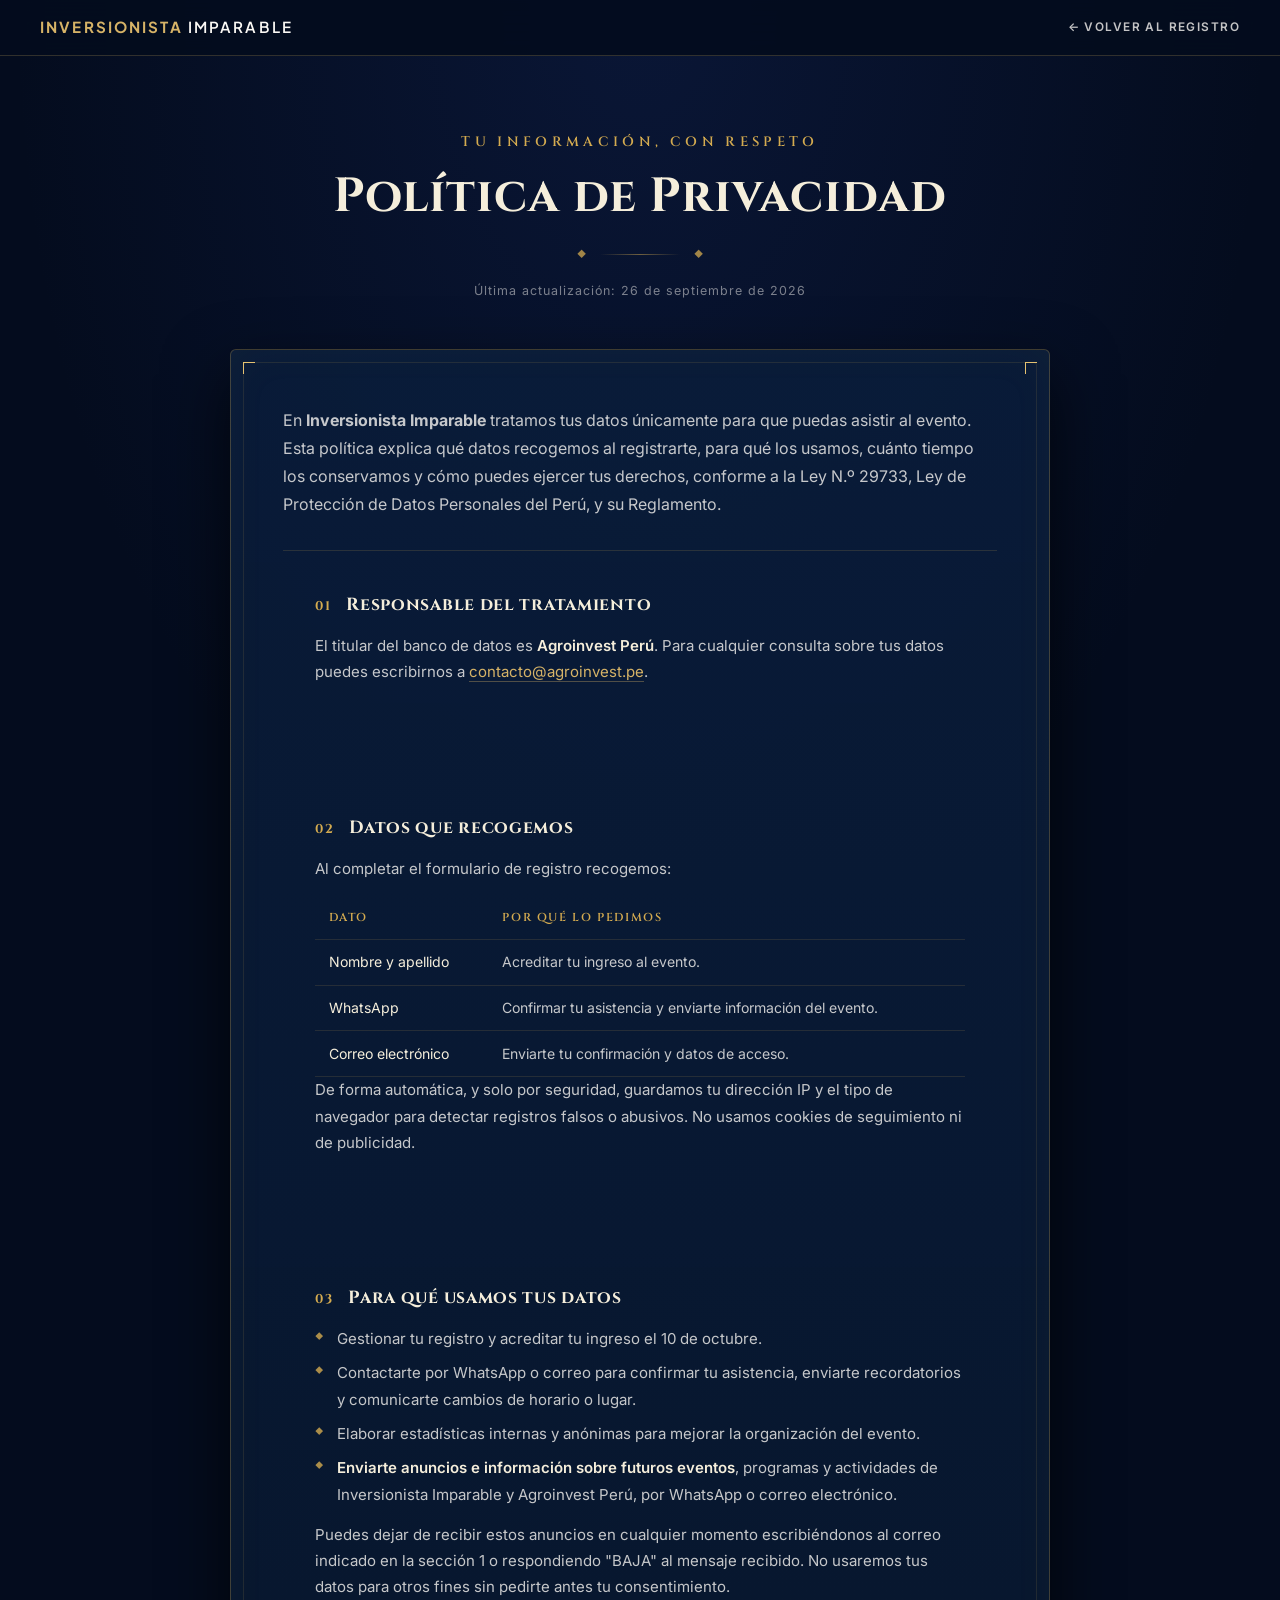
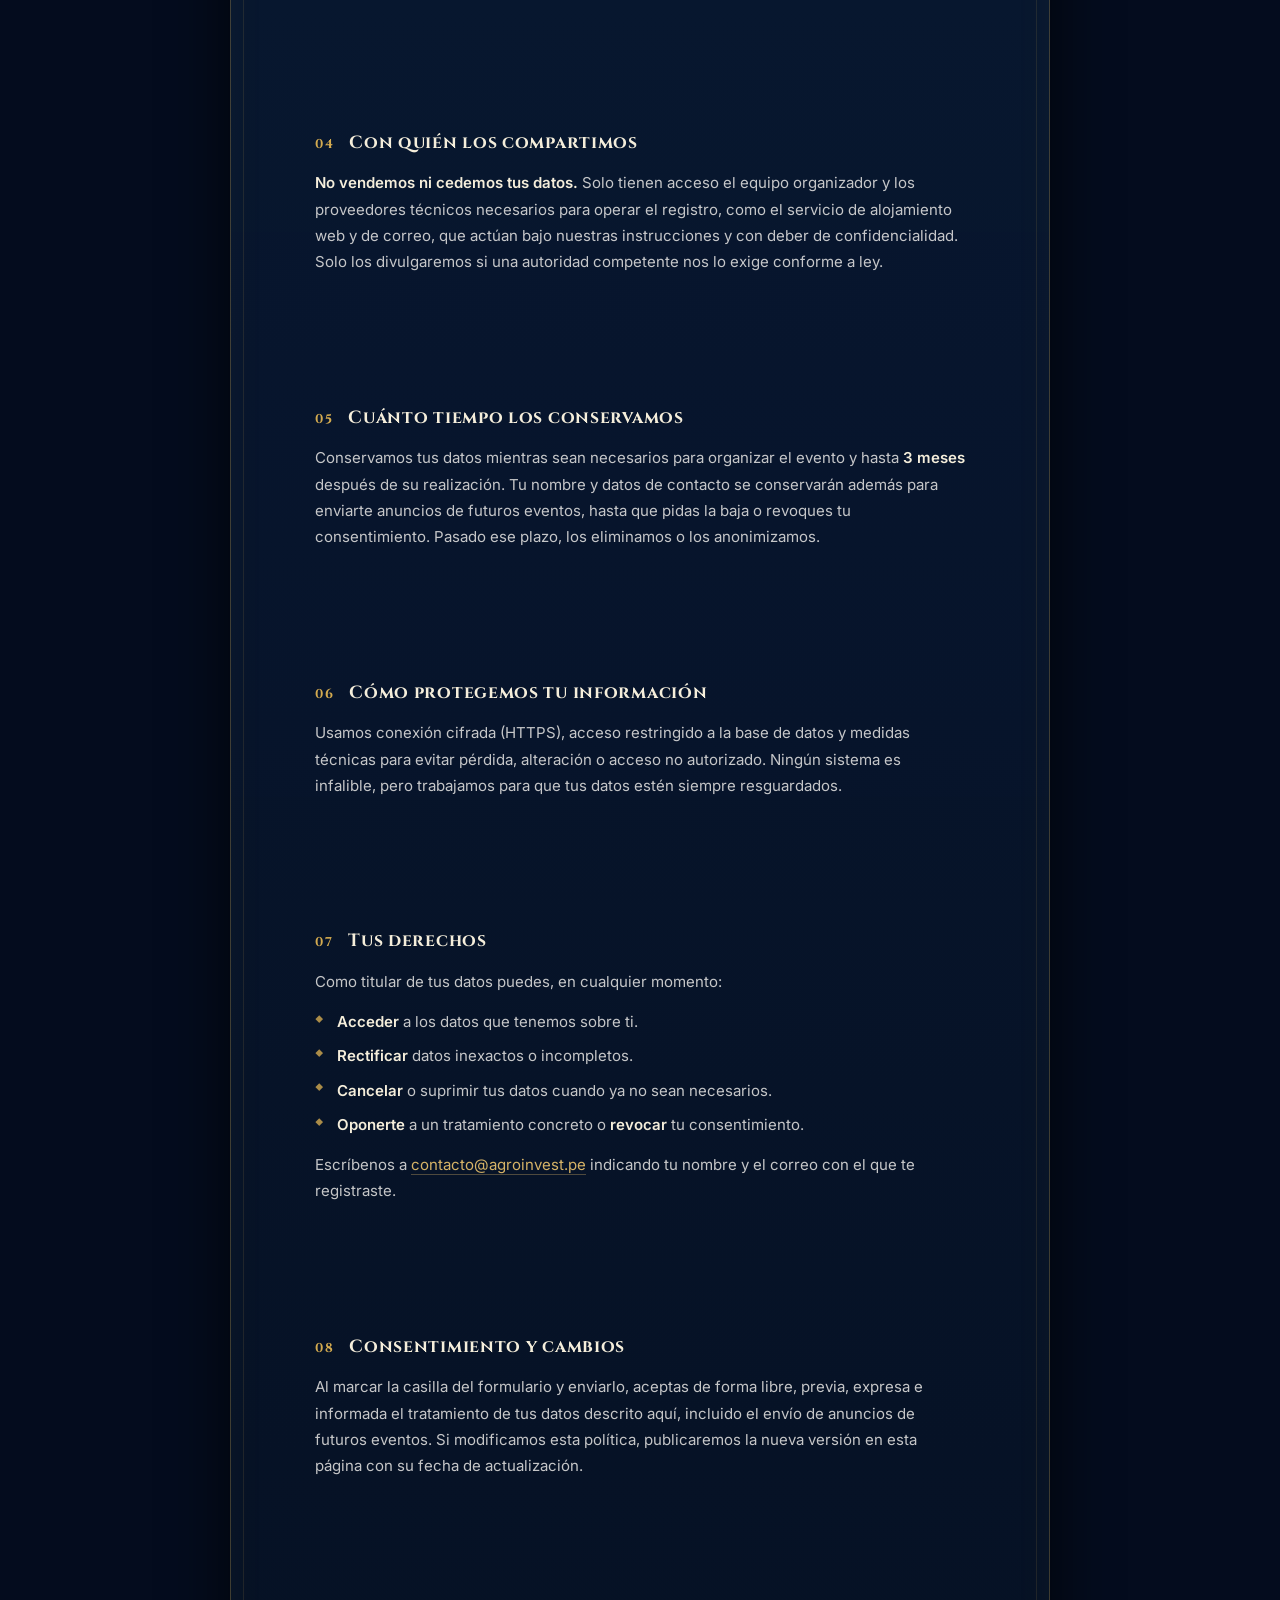
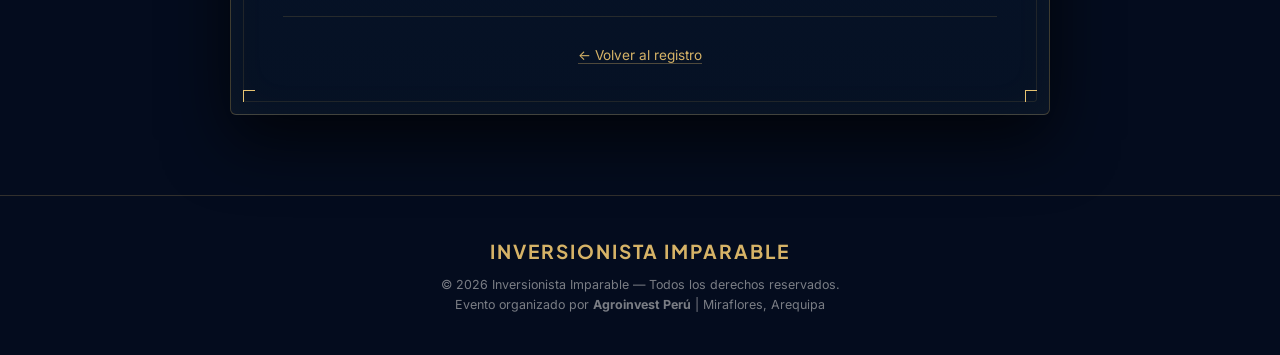
<file: politica-privacidad.html>
<!DOCTYPE html>
<html lang="es">

<head>
  <meta charset="UTF-8" />
  <meta name="viewport" content="width=device-width, initial-scale=1.0" />
  <meta name="description" content="Política de privacidad y tratamiento de datos personales del evento Inversionista Imparable, organizado por Agroinvest Perú." />
  <meta name="robots" content="index, follow" />
  <title>Política de Privacidad — INVERSIONISTA IMPARABLE</title>
  <link rel="icon" href="favicon.ico" sizes="any" />
  <link rel="icon" type="image/png" sizes="32x32" href="images/favicon/favicon-32.png" />
  <link rel="icon" type="image/png" sizes="192x192" href="images/favicon/favicon-192.png" />
  <link rel="apple-touch-icon" href="images/favicon/apple-touch-icon.png" />
  <meta name="theme-color" content="#071A3A" />
  <link rel="preconnect" href="https://fonts.googleapis.com" />
  <link rel="preconnect" href="https://fonts.gstatic.com" crossorigin />
  <link
    href="https://fonts.googleapis.com/css2?family=Cinzel:wght@400;500;600;700&family=Plus+Jakarta+Sans:wght@500;600;700;800&family=Inter:wght@400;500;600;700&display=swap"
    rel="stylesheet">
  <link rel="stylesheet" href="css/styles.css" />
  <link rel="stylesheet" href="css/legal.css" />

  <!-- Meta Pixel Code -->
  <script>
    !function(f,b,e,v,n,t,s)
    {if(f.fbq)return;n=f.fbq=function(){n.callMethod?
    n.callMethod.apply(n,arguments):n.queue.push(arguments)};
    if(!f._fbq)f._fbq=n;n.push=n;n.loaded=!0;n.version='2.0';
    n.queue=[];t=b.createElement(e);t.async=!0;
    t.src=v;s=b.getElementsByTagName(e)[0];
    s.parentNode.insertBefore(t,s)}(window, document,'script',
    'https://connect.facebook.net/en_US/fbevents.js');
    fbq('init', '1130449159315718');
    fbq('track', 'PageView');
  </script>
  <noscript><img height="1" width="1" style="display:none"
    src="https://www.facebook.com/tr?id=1130449159315718&ev=PageView&noscript=1"
  /></noscript>
  <!-- End Meta Pixel Code -->
</head>

<body class="legal-page">

  <nav class="nav-bar legal-nav" role="navigation" aria-label="Navegacion principal">
    <a href="index.html" class="nav-logo" aria-label="Volver al inicio">Inversionista <span>Imparable</span></a>
    <a href="index.html#registro" class="nav-back">&larr; Volver al registro</a>
  </nav>

  <main class="legal-main">
    <div class="container">
      <header class="registro-header">
        <p class="section-label registro-kicker">Tu información, con respeto</p>
        <h1 class="section-title registro-headline">Política de Privacidad</h1>
        <div class="registro-gold-line" aria-hidden="true">
          <span class="reg-line-diamond">&#9670;</span>
          <span class="reg-line-bar"></span>
          <span class="reg-line-diamond">&#9670;</span>
        </div>
        <p class="legal-updated">Última actualización: 26 de septiembre de 2026</p>
      </header>

      <article class="legal-plate">
        <div class="plate-inner-frame" aria-hidden="true">
          <span class="plate-corner plate-corner--tl"></span>
          <span class="plate-corner plate-corner--tr"></span>
          <span class="plate-corner plate-corner--bl"></span>
          <span class="plate-corner plate-corner--br"></span>
        </div>

        <div class="legal-content">
          <p class="legal-intro">
            En <strong>Inversionista Imparable</strong> tratamos tus datos únicamente para que puedas asistir al evento.
            Esta política explica qué datos recogemos al registrarte, para qué los usamos, cuánto tiempo los
            conservamos y cómo puedes ejercer tus derechos, conforme a la Ley N.º 29733, Ley de Protección de Datos
            Personales del Perú, y su Reglamento.
          </p>

          <section class="legal-section" aria-labelledby="lp-1">
            <h2 id="lp-1"><span class="legal-num">01</span>Responsable del tratamiento</h2>
            <p>
              El titular del banco de datos es <strong>Agroinvest Perú</strong>. Para cualquier consulta sobre tus datos puedes escribirnos a
              <a href="mailto:contacto@agroinvest.pe">contacto@agroinvest.pe</a>.
            </p>
          </section>

          <section class="legal-section" aria-labelledby="lp-2">
            <h2 id="lp-2"><span class="legal-num">02</span>Datos que recogemos</h2>
            <p>Al completar el formulario de registro recogemos:</p>
            <table class="legal-data">
              <thead>
                <tr><th scope="col">Dato</th><th scope="col">Por qué lo pedimos</th></tr>
              </thead>
              <tbody>
                <tr><td>Nombre y apellido</td><td>Acreditar tu ingreso al evento.</td></tr>
                <tr><td>WhatsApp</td><td>Confirmar tu asistencia y enviarte información del evento.</td></tr>
                <tr><td>Correo electrónico</td><td>Enviarte tu confirmación y datos de acceso.</td></tr>
              </tbody>
            </table>
            <p>
              De forma automática, y solo por seguridad, guardamos tu dirección IP y el tipo de navegador para detectar
              registros falsos o abusivos. No usamos cookies de seguimiento ni de publicidad.
            </p>
          </section>

          <section class="legal-section" aria-labelledby="lp-3">
            <h2 id="lp-3"><span class="legal-num">03</span>Para qué usamos tus datos</h2>
            <ul>
              <li>Gestionar tu registro y acreditar tu ingreso el 10 de octubre.</li>
              <li>Contactarte por WhatsApp o correo para confirmar tu asistencia, enviarte recordatorios y comunicarte
                cambios de horario o lugar.</li>
              <li>Elaborar estadísticas internas y anónimas para mejorar la organización del evento.</li>
              <li><strong>Enviarte anuncios e información sobre futuros eventos</strong>, programas y actividades de
                Inversionista Imparable y Agroinvest Perú, por WhatsApp o correo electrónico.</li>
            </ul>
            <p>Puedes dejar de recibir estos anuncios en cualquier momento escribiéndonos al correo indicado en la
              sección 1 o respondiendo "BAJA" al mensaje recibido. No usaremos tus datos para otros fines sin pedirte
              antes tu consentimiento.</p>
          </section>

          <section class="legal-section" aria-labelledby="lp-4">
            <h2 id="lp-4"><span class="legal-num">04</span>Con quién los compartimos</h2>
            <p>
              <strong>No vendemos ni cedemos tus datos.</strong> Solo tienen acceso el equipo organizador y los
              proveedores técnicos necesarios para operar el registro, como el servicio de alojamiento web y de correo,
              que actúan bajo nuestras instrucciones y con deber de confidencialidad. Solo los divulgaremos si una
              autoridad competente nos lo exige conforme a ley.
            </p>
          </section>

          <section class="legal-section" aria-labelledby="lp-5">
            <h2 id="lp-5"><span class="legal-num">05</span>Cuánto tiempo los conservamos</h2>
            <p>
              Conservamos tus datos mientras sean necesarios para organizar el evento y hasta <strong>3 meses</strong> después de su realización. Tu nombre y datos de contacto
              se conservarán además para enviarte anuncios de futuros eventos, hasta que pidas la baja o revoques tu
              consentimiento. Pasado ese plazo, los eliminamos o los anonimizamos.
            </p>
          </section>

          <section class="legal-section" aria-labelledby="lp-6">
            <h2 id="lp-6"><span class="legal-num">06</span>Cómo protegemos tu información</h2>
            <p>
              Usamos conexión cifrada (HTTPS), acceso restringido a la base de datos y medidas técnicas para evitar
              pérdida, alteración o acceso no autorizado. Ningún sistema es infalible, pero trabajamos para que tus
              datos estén siempre resguardados.
            </p>
          </section>

          <section class="legal-section" aria-labelledby="lp-7">
            <h2 id="lp-7"><span class="legal-num">07</span>Tus derechos</h2>
            <p>Como titular de tus datos puedes, en cualquier momento:</p>
            <ul>
              <li><strong>Acceder</strong> a los datos que tenemos sobre ti.</li>
              <li><strong>Rectificar</strong> datos inexactos o incompletos.</li>
              <li><strong>Cancelar</strong> o suprimir tus datos cuando ya no sean necesarios.</li>
              <li><strong>Oponerte</strong> a un tratamiento concreto o <strong>revocar</strong> tu consentimiento.</li>
            </ul>
            <p>
              Escríbenos a <a href="mailto:contacto@agroinvest.pe">contacto@agroinvest.pe</a> indicando tu nombre y el correo con el que te registraste.
            </p>
          </section>

          <section class="legal-section" aria-labelledby="lp-8">
            <h2 id="lp-8"><span class="legal-num">08</span>Consentimiento y cambios</h2>
            <p>
              Al marcar la casilla del formulario y enviarlo, aceptas de forma libre, previa, expresa e informada el
              tratamiento de tus datos descrito aquí, incluido el envío de anuncios de futuros eventos. Si modificamos esta política, publicaremos la nueva versión en esta
              página con su fecha de actualización.
            </p>
          </section>

          <p class="legal-foot">
            <a href="index.html#registro" class="legal-back">&larr; Volver al registro</a>
          </p>
        </div>
      </article>
    </div>
  </main>

  <footer role="contentinfo">
    <div class="footer-logo">Inversionista Imparable</div>
    <p class="footer-text">
      &copy; 2026 Inversionista Imparable &mdash; Todos los derechos reservados.<br>
      Evento organizado por <strong>Agroinvest Perú</strong> | Miraflores, Arequipa
    </p>
  </footer>

</body>

</html>
</file>
<file: css/styles.css>
/* ============================================================
   INVERSIONISTA IMPARABLE — PREMIUM LANDING PAGE STYLES
   Paleta: Bosque Profundo #05130E | Oro Cosecha #DDB534 | Lino #FBF9F5
   ============================================================ */


/* ---- RESET & BASE ---- */
*, *::before, *::after { box-sizing: border-box; margin: 0; padding: 0; }

:root {
  --accent: #D6B367;          /* Warm refined champagne gold (zero garish yellow) */
  --accent-light: #ECDEBF;    /* Soft luminous champagne */
  --accent-dark: #AF8838;     /* Antique bronze gold */
  --blue-royal: #1E3A8A;
  --blue-glow: rgba(59, 130, 246, 0.25);
  --black: #040C1E;           /* Midnight royal obsidian */
  --black-2: #061834;         /* Deep sapphire navy */
  --black-3: #092149;         /* Royal midnight blue */
  --black-4: #0D2D62;         /* Elevated surface */
  --white: #FBF9F5;
  --white-dim: rgba(251, 249, 245, 0.78);
  --white-muted: rgba(251, 249, 245, 0.48);
  --glass: rgba(9, 33, 73, 0.65);
  --glass-border: rgba(214, 179, 103, 0.22);
  --radius-sm: 8px;
  --radius-md: 16px;
  --radius-lg: 24px;
  --radius-xl: 40px;
  --shadow-accent: 0 0 25px rgba(214, 179, 103, 0.16);
  --shadow-blue: 0 0 45px rgba(30, 58, 138, 0.35);
  --shadow-deep: 0 20px 60px rgba(0, 0, 0, 0.85);
  --transition: all 0.35s cubic-bezier(0.4, 0, 0.2, 1);
  --font-display: 'Plus Jakarta Sans', sans-serif;
  --font-body: 'Inter', sans-serif;
}

html { scroll-behavior: smooth; font-size: 16px; }

body {
  background: var(--black);
  color: var(--white);
  font-family: var(--font-body);
  line-height: 1.6;
  overflow-x: hidden;
  -webkit-font-smoothing: antialiased;
}

::-webkit-scrollbar { width: 6px; }
::-webkit-scrollbar-track { background: var(--black-2); }
::-webkit-scrollbar-thumb { background: var(--accent-dark); border-radius: 3px; }
::-webkit-scrollbar-thumb:hover { background: var(--accent); }

::selection { background: rgba(221, 181, 52, 0.3); color: var(--white); }

.gold-line { width: 50px; height: 2px; background: var(--accent); margin: 0 auto 1.5rem; }
.gold-line.left { margin: 0 0 1.5rem; }

/* NAVBAR (Slim & low-profile, clean editorial information) */
.nav-bar {
  position: fixed; top: 0; left: 0; right: 0; z-index: 1000;
  padding: 0.65rem 2.5rem;
  height: 56px;
  display: flex; align-items: center; justify-content: space-between;
  background: rgba(4, 12, 30, 0.92);
  border-bottom: 1px solid var(--glass-border);
  backdrop-filter: blur(18px); -webkit-backdrop-filter: blur(18px);
  transition: var(--transition);
}
.nav-bar.scrolled {
  background: rgba(4, 12, 30, 0.98);
  border-bottom: 1px solid rgba(221, 181, 52, 0.35);
  box-shadow: 0 4px 25px rgba(0, 0, 0, 0.7);
}
.nav-logo {
  font-family: var(--font-display);
  font-size: 0.95rem;
  font-weight: 700;
  letter-spacing: 0.14em;
  text-transform: uppercase;
  color: var(--accent);
  text-decoration: none;
  cursor: pointer;
  display: inline-block;
  transition: opacity 0.3s ease;
}
.nav-logo:hover {
  opacity: 0.85;
}
.nav-logo span { color: var(--white); font-weight: 600; }

/* Clean event metadata in header - NO pills, NO gradients */
.nav-event-meta {
  display: flex;
  align-items: center;
  gap: 0.75rem;
  font-family: var(--font-body);
  font-size: 0.74rem;
  font-weight: 600;
  letter-spacing: 0.12em;
  text-transform: uppercase;
  color: var(--white-dim);
}
.nav-meta-item {
  color: var(--white-dim);
  transition: var(--transition);
}
.nav-meta-highlight {
  color: var(--accent);
  font-weight: 700;
}
.nav-meta-sep {
  color: rgba(221, 181, 52, 0.45);
  font-size: 0.65rem;
  user-select: none;
}

.nav-cta {
  background: linear-gradient(135deg, #DFC383 0%, #C8A150 100%);
  color: #040C1E;
  padding: 0.52rem 1.35rem;
  border-radius: var(--radius-xl);
  font-family: 'Outfit', 'Plus Jakarta Sans', sans-serif;
  font-size: 0.82rem;
  font-weight: 900;
  letter-spacing: 0.07em;
  text-transform: uppercase;
  text-decoration: none;
  transition: var(--transition);
  white-space: nowrap;
  border: 1px solid rgba(245, 237, 224, 0.4);
  box-shadow: 0 4px 15px rgba(0, 0, 0, 0.5);
  -webkit-font-smoothing: antialiased;
}
.nav-cta:hover {
  filter: brightness(1.1);
  transform: translateY(-1px);
  box-shadow: 0 6px 20px rgba(200, 161, 80, 0.3);
}

/* HERO — MONUMENTAL THEATRICAL CENTERPIECE */
#hero {
  position: relative;
  min-height: 100svh;
  display: flex;
  align-items: center;
  justify-content: center;
  padding: 7rem 2rem 5rem;
  overflow: hidden;
  text-align: center;
}
.hero-bg {
  position: absolute;
  inset: -4%;
  background-image: url('../images/backgrounds/hero_bg.webp');
  background-size: cover;
  background-position: center center;
  opacity: 0.90;
  z-index: 0;
  will-change: transform;
}
.hero-glow {
  position: absolute;
  inset: 0;
  /* Keep flanking golden trees radiant while ensuring pristine contrast in center */
  background: radial-gradient(ellipse 70% 60% at 50% 48%, rgba(4, 12, 30, 0.12) 0%, rgba(4, 12, 30, 0.55) 70%, rgba(4, 12, 30, 0.92) 100%);
  z-index: 1;
  pointer-events: none;
}

/* HERO PARTICLES CANVAS */
.hero-particles-canvas {
  position: absolute;
  inset: 0;
  width: 100%;
  height: 100%;
  pointer-events: none;
  z-index: 1;
}

.hero-layout-v3 {
  position: relative;
  z-index: 2;
  max-width: 1280px;
  width: 100%;
  margin: 0 auto;
  display: flex;
  flex-direction: column;
  padding: 0 1rem;
}
.hero-top-center {
  display: flex;
  justify-content: center;
  align-items: center;
  width: 100%;
  margin-bottom: clamp(1rem, 4vh, 2.5rem);
}
.hero-bottom-grid {
  display: grid;
  grid-template-columns: 1fr 1.1fr;
  gap: clamp(2rem, 5vw, 3.5rem);
  max-width: 1040px;
  margin: 0 auto;
  align-items: center;
}
.hero-bottom-left {
  display: flex;
  flex-direction: column;
  align-items: flex-start;
  text-align: left;
}
.hero-bottom-right {
  display: flex;
  justify-content: flex-end;
}
@media (max-width: 960px) {
  .hero-bottom-grid {
    grid-template-columns: 1fr;
    gap: 3.5rem;
  }
  .hero-bottom-left, .hero-bottom-right {
    align-items: center;
    text-align: center;
    justify-content: center;
  }
}

/* HERO BRAND LOGO — MONUMENTAL LOGO IDENTIFIER */
.hero-brand-logo {
  position: relative;
  display: flex;
  flex-direction: column;
  align-items: center;
  justify-content: center;
  margin-bottom: 0;
  perspective: 1000px;
  cursor: default;
}
.hero-brand-logo::before {
  content: '';
  position: absolute;
  top: 50%;
  left: 50%;
  transform: translate(-50%, -50%);
  width: 140%;
  height: 160%;
  background: radial-gradient(ellipse 65% 55% at 50% 50%, rgba(214, 179, 103, 0.12) 0%, rgba(4, 12, 30, 0) 70%);
  pointer-events: none;
  z-index: -1;
  filter: blur(20px);
}
.hero-brand-title {
  margin: 0;
  padding: 0;
  display: flex;
  flex-direction: column;
  align-items: center;
  justify-content: center;
  text-align: center;
  line-height: 0.94;
  will-change: transform;
}
.hero-logo-top {
  font-family: 'Cinzel', serif;
  font-size: clamp(2rem, 5.2vw, 3.8rem);
  font-weight: 800;
  letter-spacing: 0.28em;
  color: #FFFFFF;
  text-transform: uppercase;
  display: block;
  text-shadow: 0 4px 20px rgba(0, 0, 0, 0.95), 0 0 30px rgba(255, 255, 255, 0.15);
}
.hero-logo-main {
  font-family: 'Cinzel', serif;
  font-size: clamp(3.8rem, 10.4vw, 8rem);
  font-weight: 900;
  letter-spacing: 0.06em;
  color: #E4C25A;
  text-transform: uppercase;
  display: block;
  margin-top: 0.25rem;
  text-shadow: 0 0 45px rgba(228, 194, 90, 0.4), 0 0 15px rgba(228, 194, 90, 0.2), 0 6px 24px rgba(0, 0, 0, 0.95);
}

.hero-headline {
  font-family: 'Outfit', sans-serif;
  font-size: clamp(1.2rem, 2.2vw, 1.75rem);
  font-weight: 700;
  color: var(--white);
  text-transform: uppercase;
  letter-spacing: 0.04em;
  margin-top: 1.4rem;
  margin-bottom: 0.65rem;
  text-shadow: 0 2px 14px rgba(0, 0, 0, 0.9);
}
.hero-subtitle {
  font-size: clamp(0.95rem, 1.35vw, 1.12rem);
  color: var(--white-dim);
  max-width: 680px;
  margin: 0 auto 2.4rem;
  line-height: 1.65;
  text-shadow: 0 2px 10px rgba(0, 0, 0, 0.9);
}

/* VIP PASS CARD */
.vip-pass-card {
  position: relative;
  background: rgba(2, 9, 28, 0.94);
  backdrop-filter: blur(20px);
  -webkit-backdrop-filter: blur(20px);
  border: 1px solid rgba(212, 171, 80, 0.42);
  border-radius: var(--radius-md);
  padding: 2rem 2.2rem;
  box-shadow: 0 25px 50px rgba(0, 0, 0, 0.75), inset 0 0 30px rgba(212, 171, 80, 0.04);
  width: 100%;
  max-width: 420px;
  overflow: hidden;
  transition: border-color 0.4s ease, box-shadow 0.4s ease, transform 0.4s ease;
}
.vip-pass-card::after {
  content: '';
  position: absolute;
  inset: 6px;
  border: 1px solid rgba(212, 171, 80, 0.16);
  border-radius: calc(var(--radius-md) - 4px);
  pointer-events: none;
  z-index: 0;
  transition: border-color 0.4s ease;
}
.vip-pass-card:hover {
  border-color: rgba(212, 171, 80, 0.75);
  box-shadow: 0 30px 60px rgba(0, 0, 0, 0.85), inset 0 0 35px rgba(212, 171, 80, 0.08);
}
.vip-pass-card:hover::after {
  border-color: rgba(212, 171, 80, 0.3);
}
.vip-pass-glow {
  position: absolute;
  top: -50%;
  left: -50%;
  width: 200%;
  height: 200%;
  background: radial-gradient(circle, rgba(223, 195, 131, 0.15) 0%, rgba(223, 195, 131, 0) 60%);
  pointer-events: none;
  z-index: 0;
}
.vip-pass-body {
  position: relative;
  z-index: 1;
  display: flex;
  flex-direction: column;
  gap: 0.85rem;
  text-align: center;
}
.pass-row {
  display: flex;
  flex-direction: column;
  align-items: center;
}
.pass-label {
  font-size: 0.65rem;
  font-weight: 700;
  letter-spacing: 0.12em;
  color: var(--accent);
  margin-bottom: 0.15rem;
  opacity: 0.9;
}
.pass-value {
  font-size: 1.05rem;
  font-weight: 700;
  color: #F8FAFC;
  line-height: 1.35;
}
.pass-sub {
  font-size: 0.75rem;
  font-weight: 500;
  color: var(--white-muted);
}
.pass-row.highlight .pass-value {
  color: #DFC383;
  text-shadow: 0 0 10px rgba(223, 195, 131, 0.4);
}
.pass-divider {
  width: 100%;
  height: 1px;
  background: linear-gradient(90deg, rgba(223, 195, 131, 0) 0%, rgba(223, 195, 131, 0.35) 50%, rgba(223, 195, 131, 0) 100%);
}
@media (max-width: 960px) {
  .vip-pass-card {
    padding: 2rem;
    max-width: 360px;
  }
}

/* HERO HIGH-IMPACT MAGNETIC CTA BUTTON */
.hero-cta-wrapper {
  display: flex;
  flex-direction: column;
  align-items: flex-start;
  gap: 0.75rem;
  margin-top: 1rem;
}
@media (max-width: 960px) {
  .hero-cta-wrapper {
    align-items: center;
    margin-bottom: 2rem;
  }
}
.btn-hero-cta {
  display: inline-flex;
  align-items: center;
  justify-content: center;
  gap: 0.85rem;
  background: transparent;
  color: #DFC383;
  font-family: 'Outfit', 'Plus Jakarta Sans', sans-serif;
  font-size: 1.15rem;
  font-weight: 900;
  letter-spacing: 0.08em;
  text-transform: uppercase;
  text-decoration: none;
  padding: 1.25rem 3.4rem;
  border-radius: var(--radius-xl);
  border: 2px solid #DFC383;
  box-shadow: 0 0 25px rgba(223, 195, 131, 0.25), inset 0 0 15px rgba(223, 195, 131, 0.1);
  transition: transform 0.3s cubic-bezier(0.4, 0, 0.2, 1), box-shadow 0.3s ease, filter 0.3s ease;
  cursor: pointer;
  -webkit-font-smoothing: antialiased;
}
.btn-hero-cta span {
  font-weight: 900;
  letter-spacing: 0.08em;
}
.btn-hero-cta svg {
  stroke-width: 2.8px;
}
.btn-hero-cta {
  position: relative;
  will-change: transform;
}
.btn-hero-cta:hover {
  filter: brightness(1.15);
  box-shadow: 0 0 45px rgba(223, 195, 131, 0.4), inset 0 0 25px rgba(223, 195, 131, 0.2);
}
/* Halo that radiates from the CTA (transform/opacity only: GPU cheap) */
.btn-hero-cta::after {
  content: '';
  position: absolute;
  inset: -2px;
  border-radius: inherit;
  border: 1px solid rgba(223, 195, 131, 0.65);
  pointer-events: none;
  animation: ctaRing 3s cubic-bezier(0.2, 0.6, 0.3, 1) 3.2s infinite;
}
@keyframes ctaRing {
  0%   { transform: scale(1);        opacity: 0.75; }
  70%  { transform: scale(1.14, 1.5); opacity: 0; }
  100% { transform: scale(1.14, 1.5); opacity: 0; }
}

/* Split text units created by js/animations.js (hero title) */
.split-word { display: inline-block; white-space: nowrap; }
.split-char { display: inline-block; will-change: transform; }

/* Depth for the pass card tilt */
.hero-bottom-right { perspective: 1100px; }

/* The light behind the title slowly breathes */
.hero-brand-logo::before { animation: haloBreath 7s ease-in-out infinite; }
@keyframes haloBreath {
  0%, 100% { opacity: 0.55; transform: translate(-50%, -50%) scale(0.96); }
  50%      { opacity: 1;    transform: translate(-50%, -50%) scale(1.08); }
}
@media (prefers-reduced-motion: reduce) {
  .btn-hero-cta::after, .hero-brand-logo::before { animation: none; }
}
.hero-cta-footnote {
  font-size: 0.82rem;
  color: var(--white-muted);
  letter-spacing: 0.04em;
}
.form-header-line {
  text-align: center;
  margin-bottom: 0.4rem;
}
.form-kicker {
  font-family: var(--font-body);
  font-size: 0.7rem;
  font-weight: 700;
  letter-spacing: 0.16em;
  text-transform: uppercase;
  color: var(--accent);
  display: block;
}
.form-title {
  font-size: 1.35rem;
  font-weight: 800;
  text-align: center;
  color: var(--white);
  margin-bottom: 0.35rem;
  letter-spacing: -0.01em;
}
.form-subtitle {
  font-size: 0.82rem;
  color: var(--white-dim);
  text-align: center;
  margin-bottom: 1.35rem;
  line-height: 1.45;
}
.form-group {
  margin-bottom: 0.85rem;
}
.form-group label {
  display: block;
  font-size: 0.72rem;
  font-weight: 600;
  letter-spacing: 0.04em;
  color: rgba(251, 249, 245, 0.8);
  margin-bottom: 0.35rem;
}

/* Input Icon Container */
.input-icon-wrap {
  position: relative;
  display: flex;
  align-items: center;
  width: 100%;
}
.input-icon {
  position: absolute;
  left: 12px;
  color: rgba(221, 181, 52, 0.6);
  display: flex;
  align-items: center;
  justify-content: center;
  pointer-events: none;
  transition: var(--transition);
}
.input-icon-wrap:focus-within .input-icon {
  color: var(--accent);
}

.form-group input, .form-group select {
  width: 100%;
  background: rgba(3, 14, 35, 0.75);
  border: 1px solid rgba(221, 181, 52, 0.22);
  border-radius: 8px;
  padding: 0.72rem 1rem 0.72rem 2.5rem;
  color: var(--white);
  font-family: var(--font-body);
  font-size: 0.88rem;
  transition: var(--transition);
  outline: none;
  -webkit-appearance: none;
  -moz-appearance: none;
}
.form-group input::placeholder {
  color: rgba(251, 249, 245, 0.35);
  font-size: 0.85rem;
}
.form-group input:focus, .form-group select:focus {
  border-color: var(--accent);
  background: #061834;
  box-shadow: 0 0 0 2px rgba(221, 181, 52, 0.2);
}

/* Clean Custom Select styling */
.select-wrap select {
  cursor: pointer;
  background-image: url("data:image/svg+xml,%3Csvg width='12' height='12' viewBox='0 0 24 24' fill='none' stroke='%23D4AF37' stroke-width='2.5' stroke-linecap='round' stroke-linejoin='round' xmlns='http://www.w3.org/2000/svg'%3E%3Cpolyline points='6 9 12 15 18 9'%3E%3C/polyline%3E%3C/svg%3E");
  background-repeat: no-repeat;
  background-position: right 14px center;
  padding-right: 2.5rem;
}
.select-wrap select option {
  background-color: #061834;
  color: var(--white);
}

.form-privacy {
  display: flex;
  align-items: center;
  justify-content: center;
  gap: 0.45rem;
  font-size: 0.68rem;
  color: var(--white-muted);
  line-height: 1.35;
  text-align: center;
  margin-top: 0.4rem;
}
.form-privacy span {
  display: flex;
  align-items: center;
  color: rgba(221, 181, 52, 0.6);
}

/* BUTTONS — Elegante, champagne metálico refinado */
.btn-primary {
  display: inline-flex;
  align-items: center;
  justify-content: center;
  gap: 0.5rem;
  width: 100%;
  background: linear-gradient(135deg, #DFC383 0%, #C8A150 100%);
  color: #040C1E;
  font-family: 'Outfit', 'Plus Jakarta Sans', sans-serif;
  font-size: 0.96rem;
  font-weight: 900;
  letter-spacing: 0.07em;
  text-transform: uppercase;
  padding: 1.05rem 1.8rem;
  border-radius: 8px;
  border: 1px solid rgba(245, 237, 224, 0.4);
  cursor: pointer;
  text-decoration: none;
  transition: var(--transition);
  margin-top: 0.4rem;
  margin-bottom: 0.55rem;
  box-shadow: 0 4px 15px rgba(0, 0, 0, 0.5);
  -webkit-font-smoothing: antialiased;
}
.btn-primary:hover {
  filter: brightness(1.1);
  color: #040C1E;
  transform: translateY(-2px);
  box-shadow: 0 8px 25px rgba(200, 161, 80, 0.3);
}
.btn-primary:active {
  transform: translateY(0);
}

.btn-scarcity {
  text-align: center;
  font-family: var(--font-body);
  font-size: clamp(0.95rem, 1.2vw, 1.05rem);
  font-weight: 500;
  color: #DFE8F6;
  letter-spacing: 0.025em;
  margin-top: 0.85rem;
  margin-bottom: 0.75rem;
  line-height: 1.45;
}
.btn-scarcity span {
  color: #F1CF7A;
  font-weight: 700;
  text-shadow: 0 0 12px rgba(241, 207, 122, 0.3);
}
.btn-secondary {
  display: inline-flex;
  align-items: center;
  justify-content: center;
  gap: 0.5rem;
  background: transparent;
  border: 1.5px solid var(--accent);
  color: var(--accent);
  font-family: 'Outfit', 'Plus Jakarta Sans', sans-serif;
  font-size: 0.88rem;
  font-weight: 800;
  letter-spacing: 0.1em;
  text-transform: uppercase;
  padding: 0.9rem 2rem;
  border-radius: var(--radius-xl);
  text-decoration: none;
  transition: var(--transition);
  cursor: pointer;
  -webkit-font-smoothing: antialiased;
}
.btn-secondary:hover {
  background: var(--accent);
  color: #040C1E;
  transform: translateY(-2px);
  box-shadow: 0 8px 25px rgba(200, 161, 80, 0.35);
}

/* SECTION COMMON */
section { padding: 6rem 2rem; }
.section-label { font-size: 0.72rem; font-weight: 700; letter-spacing: 0.25em; text-transform: uppercase; color: var(--accent); text-align: center; margin-bottom: 1rem; }
.section-title { font-size: clamp(1.8rem, 3.5vw, 3rem); font-weight: 800; text-align: center; line-height: 1.15; margin-bottom: 1rem; }
.section-desc { font-size: 1rem; color: var(--white-dim); text-align: center; max-width: 600px; margin: 0 auto 3rem; line-height: 1.7; }
.container { max-width: 1200px; margin: 0 auto; }

/* COUNTDOWN — HOROLOGERIE DE LUXE & PRECISION PATRIMONIAL */
#countdown {
  position: relative;
  padding: 6.5rem 2rem 7rem;
  background-color: #040C1E;
  background-image: url('../assets/images/para_quien_bg_editorial.webp');
  background-size: cover;
  background-position: center center;
  background-repeat: no-repeat;
  border-top: 1px solid rgba(212, 171, 80, 0.18);
  border-bottom: 1px solid rgba(212, 171, 80, 0.18);
  text-align: center;
  overflow: hidden;
}
.countdown-ambient {
  position: absolute;
  inset: 0;
  background: radial-gradient(ellipse 70% 65% at 50% 50%, rgba(4, 12, 30, 0.76) 0%, rgba(4, 12, 30, 0.95) 100%);
  pointer-events: none;
  z-index: 1;
}
.countdown-botanical {
  position: absolute;
  top: 50%;
  transform: translateY(-50%);
  width: 240px;
  height: 340px;
  pointer-events: none;
  z-index: 1;
  opacity: 0.7;
}
.countdown-botanical--left {
  left: -20px;
}
.countdown-botanical--right {
  right: -20px;
}
.countdown-container {
  position: relative;
  z-index: 2;
  max-width: 900px;
  margin: 0 auto;
}
.countdown-header {
  margin-bottom: 2.75rem;
}
.countdown-kicker {
  font-family: var(--font-body);
  font-size: 0.7rem;
  font-weight: 600;
  letter-spacing: 0.28em;
  text-transform: uppercase;
  color: #D4AB50;
  display: inline-block;
  margin-bottom: 0.75rem;
  opacity: 0.9;
}
.countdown-headline {
  font-family: 'Cinzel', 'Playfair Display', serif;
  font-size: clamp(1.6rem, 2.8vw, 2.3rem);
  font-weight: 400;
  letter-spacing: 0.06em;
  color: #F5EFE6;
  text-transform: uppercase;
  margin: 0 0 1rem;
}
.countdown-gold-divider {
  display: flex;
  align-items: center;
  justify-content: center;
  gap: 12px;
  max-width: 180px;
  margin: 0 auto;
}
.countdown-gold-divider .divider-line {
  flex: 1;
  height: 1px;
  background: rgba(212, 171, 80, 0.25);
}
.countdown-gold-divider .divider-diamond {
  font-size: 0.55rem;
  color: #D4AB50;
  opacity: 0.7;
}

/* Horological Plates Grid */
.countdown-grid {
  display: flex;
  align-items: center;
  justify-content: center;
  gap: 1.5rem;
  flex-wrap: wrap;
  margin: 0 auto;
}
.countdown-unit {
  position: relative;
  text-align: center;
  background: #050F20;
  border: 1px solid rgba(212, 171, 80, 0.32);
  box-shadow: inset 0 0 0 1px rgba(212, 171, 80, 0.12), 0 12px 28px rgba(0, 0, 0, 0.65);
  border-radius: 4px;
  padding: 2.2rem 2.1rem 1.8rem;
  min-width: 136px;
  transition: border-color 0.35s ease, box-shadow 0.35s ease, transform 0.35s ease;
}
.countdown-unit::before {
  content: '';
  position: absolute;
  top: 50%;
  left: 12px;
  right: 12px;
  height: 1px;
  background: rgba(212, 171, 80, 0.08); /* Hairline horizontal division like a luxury horological movement */
  pointer-events: none;
}
.countdown-unit:hover {
  border-color: rgba(212, 171, 80, 0.55);
  transform: translateY(-2px);
  box-shadow: inset 0 0 0 1px rgba(212, 171, 80, 0.2), 0 16px 36px rgba(0, 0, 0, 0.75);
}
.countdown-unit:hover .plate-corner {
  color: rgba(212, 171, 80, 0.85);
}

/* Botanical / Classical Corner Engravings */
.plate-corner {
  position: absolute;
  width: 15px;
  height: 15px;
  color: rgba(212, 171, 80, 0.42);
  pointer-events: none;
  transition: color 0.35s ease;
}
.plate-corner--tl {
  top: 6px;
  left: 6px;
}
.plate-corner--tr {
  top: 6px;
  right: 6px;
  transform: scaleX(-1);
}
.plate-corner--bl {
  bottom: 6px;
  left: 6px;
  transform: scaleY(-1);
}
.plate-corner--br {
  bottom: 6px;
  right: 6px;
  transform: scale(-1, -1);
}

/* Large Serif Numerals */
.countdown-number {
  font-family: 'Cinzel', 'Playfair Display', serif;
  font-size: clamp(3rem, 4.8vw, 4.1rem);
  font-weight: 400;
  line-height: 1;
  color: #D4AB50;
  display: block;
  letter-spacing: 0.02em;
  text-shadow: none; /* No artificial glow or neon */
}

/* Micro Upper Labels */
.countdown-unit-label {
  font-family: var(--font-body);
  font-size: 0.64rem;
  font-weight: 600;
  letter-spacing: 0.28em;
  text-transform: uppercase;
  color: rgba(245, 239, 230, 0.62);
  margin-top: 0.85rem;
  display: block;
}

/* Horological Separator */
.countdown-separator {
  font-size: 0.75rem;
  color: rgba(212, 171, 80, 0.45);
  align-self: center;
  line-height: 1;
  user-select: none;
}

/* Editorial Subtitle / Motto */
.countdown-text {
  font-family: 'Cormorant Garamond', 'Playfair Display', Georgia, serif;
  font-style: italic;
  font-size: clamp(1.2rem, 1.7vw, 1.45rem);
  font-weight: 500;
  color: rgba(245, 239, 230, 0.9);
  margin-top: 2.75rem;
  letter-spacing: 0.02em;
  line-height: 1.6;
}
.countdown-text strong {
  color: #F5EFE6;
}

/* FOR WHOM — EDITORIAL LUXURY SUITE */
#para-quien {
  position: relative;
  background-color: #040C1E;
  background-image: url('../assets/images/para_quien_bg_editorial.webp');
  background-size: cover;
  background-position: center top;
  background-repeat: no-repeat;
  padding: 8rem 0 8.5rem;
  overflow: hidden;
}
#para-quien .container {
  position: relative;
  z-index: 1;
}

/* Editorial Section Header */
.editorial-header {
  margin-bottom: 3.5rem;
}
.editorial-kicker {
  display: inline-block;
  font-family: var(--font-display);
  font-size: 0.8rem;
  font-weight: 600;
  letter-spacing: 0.25em;
  text-transform: uppercase;
  color: #D4AB50;
  margin-bottom: 0.85rem;
}
.editorial-title {
  font-family: var(--font-display);
  font-size: clamp(1.85rem, 3.2vw, 2.85rem);
  font-weight: 500;
  line-height: 1.25;
  color: #F5EFE6;
  max-width: 840px;
  margin: 0 auto;
  letter-spacing: -0.01em;
}
.editorial-gold-divider {
  width: 48px;
  height: 1px;
  background: #D4AB50;
  margin: 1.6rem auto;
  opacity: 0.55;
}
.editorial-lead {
  font-family: var(--font-body);
  font-size: 1.05rem;
  line-height: 1.7;
  color: rgba(230, 225, 216, 0.75);
  max-width: 680px;
  margin: 0 auto;
}

/* Editorial Cards Grid */
.checklist-bento.editorial-cards-grid {
  display: grid;
  grid-template-columns: repeat(12, 1fr);
  gap: 1.5rem;
  margin-top: 3.5rem;
}

/* Individual Editorial Card */
.editorial-card {
  position: relative;
  background: #041229;
  border: 1px solid rgba(212, 171, 80, 0.22);
  border-radius: 8px;
  box-shadow: 0 4px 20px rgba(0, 0, 0, 0.4);
  padding: 2.25rem 2.5rem;
  min-height: 200px;
  display: flex;
  flex-direction: row;
  align-items: center;
  justify-content: space-between;
  overflow: hidden;
  transition: border-color 0.4s ease, box-shadow 0.4s ease, transform 0.4s cubic-bezier(0.165, 0.84, 0.44, 1);
}

/* Subtle Inset Stationery Hairline */
.editorial-card::before {
  content: '';
  position: absolute;
  inset: 5px;
  border: 1px solid rgba(212, 171, 80, 0.08);
  border-radius: 4px;
  pointer-events: none;
  transition: border-color 0.4s ease;
}

.editorial-card:hover {
  border-color: rgba(212, 171, 80, 0.5);
  box-shadow: 0 10px 30px rgba(0, 0, 0, 0.55);
  transform: translateY(-4px);
}
.editorial-card:hover::before {
  border-color: rgba(212, 171, 80, 0.2);
}

/* Editorial Card Content */
.editorial-card-content {
  position: relative;
  z-index: 2;
  max-width: 68%;
}
.editorial-card-num {
  display: block;
  font-family: var(--font-display);
  font-size: 0.78rem;
  font-weight: 600;
  letter-spacing: 0.22em;
  color: #D4AB50;
  text-transform: uppercase;
  margin-bottom: 0.85rem;
}
.editorial-card-content p {
  font-family: var(--font-body);
  font-size: 1.15rem;
  font-weight: 350;
  line-height: 1.55;
  color: #EDE5D8;
  margin: 0;
  letter-spacing: -0.01em;
}
.editorial-card-content .highlight {
  color: #D4AB50;
  font-weight: 500;
}

/* Botanical Engraving Ornament */
.editorial-card-ornament {
  position: absolute;
  right: -10px;
  bottom: -15px;
  width: 165px;
  height: 165px;
  pointer-events: none;
  z-index: 1;
  opacity: 0.85;
  transition: opacity 0.5s ease, transform 0.6s cubic-bezier(0.165, 0.84, 0.44, 1);
  overflow: visible;
}
.editorial-engraving {
  width: 100%;
  height: 100%;
  object-fit: contain;
  display: block;
}
.editorial-card:hover .editorial-card-ornament {
  opacity: 1;
  transform: scale(1.05) translate(-2px, -2px);
}

/* Card 02: Central Classical Arch Column */
.editorial-arch {
  grid-column: 6 / 9;
  grid-row: 1 / 3;
  border-radius: 70px 70px 8px 8px;
  flex-direction: column;
  justify-content: space-between;
  align-items: center;
  text-align: center;
  padding: 3rem 2rem 2.5rem;
}
.editorial-arch::before {
  border-radius: 64px 64px 4px 4px;
}
.editorial-arch-header {
  position: relative;
  z-index: 2;
  margin-bottom: 0.5rem;
}
.editorial-arch .editorial-card-ornament {
  position: relative;
  right: auto;
  bottom: auto;
  width: 165px;
  height: 165px;
  margin: 1rem auto;
  opacity: 0.88;
}
.editorial-arch .editorial-card-content {
  max-width: 100%;
  text-align: center;
}

/* Card 03: Luxury Ivory Piece */
/* Antes era una tarjeta color crema (#F4EFE6): rompía con el resto, siempre oscuro.
   Se queda en la misma paleta, con un tinte dorado interior que la distingue como
   la pieza "iluminada" del grupo, sin salirse del conjunto. */
.editorial-card.theme-light {
  background: radial-gradient(ellipse 120% 100% at 50% 0%, rgba(212, 171, 80, 0.16) 0%, rgba(5, 14, 29, 0) 55%), #050E1D;
  border: 1px solid rgba(212, 171, 80, 0.4);
  box-shadow: 0 4px 20px rgba(0, 0, 0, 0.4), inset 0 1px 0 rgba(212, 171, 80, 0.08);
}
.editorial-card.theme-light::before {
  border-color: rgba(212, 171, 80, 0.22);
}
.editorial-card.theme-light:hover {
  background: radial-gradient(ellipse 120% 100% at 50% 0%, rgba(212, 171, 80, 0.24) 0%, rgba(5, 14, 29, 0) 60%), #050E1D;
  border-color: rgba(212, 171, 80, 0.7);
  box-shadow: 0 10px 30px rgba(0, 0, 0, 0.55);
}
.editorial-card.theme-light:hover::before {
  border-color: rgba(212, 171, 80, 0.32);
}
.editorial-card.theme-light .editorial-card-num {
  color: #D4AB50;
}
.editorial-card.theme-light .editorial-card-content p {
  color: #EDE5D8;
}
.editorial-card.theme-light .editorial-card-content .highlight {
  color: #D4AB50;
  font-weight: 600;
}

/* Grid Placements */
.bento-1 {
  grid-column: 1 / 6;
}
.bento-3 {
  grid-column: 9 / 13;
}
.bento-4 {
  grid-column: 1 / 6;
}
.bento-5 {
  grid-column: 9 / 13;
}
.bento-6 {
  grid-column: 3 / 11;
  padding: 2.5rem 3.5rem;
}
.bento-6 .editorial-card-content {
  max-width: 65%;
}
.bento-6 .editorial-card-ornament {
  right: 15px;
  bottom: -15px;
  width: 250px;
  height: 145px;
}

@media (max-width: 1024px) {
  .checklist-bento.editorial-cards-grid {
    grid-template-columns: 1fr;
    gap: 1.25rem;
  }
  .editorial-card {
    grid-column: 1 / -1 !important;
    grid-row: auto !important;
    border-radius: 8px !important;
    min-height: auto;
    padding: 2rem 2rem !important;
  }
  .editorial-arch {
    border-radius: 8px !important;
    flex-direction: row !important;
    text-align: left !important;
    justify-content: space-between !important;
  }
  .editorial-arch::before {
    border-radius: 4px !important;
  }
  .editorial-arch .editorial-card-content {
    text-align: left !important;
    max-width: 70% !important;
  }
  .bento-2 .editorial-card-ornament {
    position: absolute !important;
    right: -10px !important;
    bottom: -15px !important;
    margin: 0 !important;
    width: 130px !important;
    height: 130px !important;
  }
}

@media (max-width: 640px) {
  #para-quien {
    padding: 5.5rem 0 6rem;
  }
  .editorial-card-content {
    max-width: 78%;
  }
  .editorial-card-ornament {
    width: 110px !important;
    height: 110px !important;
    opacity: 0.65;
  }
  .bento-6 .editorial-card-ornament {
    width: 150px !important;
    height: 95px !important;
  }
}

/* ========================================================
   TRANSICIÓN EDITORIAL ENTRE SECCIONES
   ======================================================== */
.editorial-section-transition {
  position: relative;
  display: flex;
  align-items: center;
  justify-content: center;
  width: 100%;
  padding: 2.5rem 0 1rem;
  background: linear-gradient(180deg, #01081D 0%, #040C1E 100%);
  overflow: hidden;
  z-index: 5;
}
.transition-line {
  flex: 1;
  height: 1px;
  background: linear-gradient(90deg, transparent, rgba(212, 171, 80, 0.28) 40%, rgba(212, 171, 80, 0.45) 100%);
}
.transition-line--right {
  background: linear-gradient(270deg, transparent, rgba(212, 171, 80, 0.28) 40%, rgba(212, 171, 80, 0.45) 100%);
}
.transition-crest {
  padding: 0 1.25rem;
  display: flex;
  align-items: center;
  justify-content: center;
}
.transition-crest svg {
  display: block;
}

/* ========================================================
   EL PROGRAMA — QUE VAS A VIVIR
   Azul noche profundo, grano editorial, grabados botánicos y 
   composición de 4 capítulos de lujo
   ======================================================== */
#sesiones.sesiones-editorial {
  position: relative;
  background: radial-gradient(ellipse 90% 70% at 50% 30%, rgba(19, 44, 89, 0.72) 0%, rgba(9, 26, 59, 0.92) 45%, #03091C 100%), #03091C;
  padding: 5.5rem 0 7.5rem;
  overflow: hidden;
  border-top: none;
}
.sesiones-ambient-glow {
  position: absolute;
  inset: 0;
  pointer-events: none;
  z-index: 1;
  background: radial-gradient(circle 620px at 50% 38%, rgba(25, 63, 127, 0.52) 0%, rgba(212, 171, 80, 0.09) 45%, transparent 75%);
}
.sesiones-grain {
  position: absolute;
  inset: 0;
  pointer-events: none;
  opacity: 0.026;
  background-image: radial-gradient(#ffffff 1px, transparent 1px);
  background-size: 20px 20px;
  z-index: 1;
}

/* Medallón central imperial grabado (marca de agua astrolabio) */
.sesiones-bg-medallion {
  position: absolute;
  top: 48%;
  left: 50%;
  transform: translate(-50%, -50%);
  pointer-events: none;
  z-index: 1;
  opacity: 0.16;
  width: 680px;
  height: 680px;
  user-select: none;
}
.sesiones-bg-medallion svg {
  width: 100%;
  height: 100%;
  display: block;
}

/* Ramas botánicas ornamentales framing en extremos */
.sesiones-botanical {
  position: absolute;
  pointer-events: none;
  z-index: 1;
  user-select: none;
}
.sesiones-botanical--left {
  top: 8%;
  left: -25px;
  width: 320px;
  height: 680px;
  opacity: 0.48;
}
.sesiones-botanical--right {
  top: 14%;
  right: -25px;
  width: 320px;
  height: 680px;
  opacity: 0.48;
}
.sesiones-botanical svg {
  width: 100%;
  height: 100%;
  display: block;
}

/* Encabezado Editorial */
.sesiones-header {
  text-align: center;
  position: relative;
  z-index: 2;
  margin-bottom: 4rem;
}
.programa-kicker {
  font-family: var(--font-body);
  font-size: 0.76rem;
  font-weight: 700;
  letter-spacing: 0.28em;
  text-transform: uppercase;
  color: #D4AB50;
  margin-bottom: 0.65rem;
}
.programa-title {
  font-family: var(--font-display);
  font-size: clamp(2.2rem, 3.8vw, 3.25rem);
  font-weight: 700;
  letter-spacing: 0.06em;
  color: #FFFFFF;
  margin-bottom: 1rem;
  text-transform: uppercase;
}
.editorial-gold-line {
  display: flex;
  align-items: center;
  justify-content: center;
  gap: 12px;
  margin: 0 auto 1.35rem;
  max-width: 220px;
}
.line-diamond-left, .line-diamond-right {
  font-size: 0.5rem;
  color: #D4AB50;
  opacity: 0.75;
}
.editorial-gold-line .line-bar {
  flex: 1;
  height: 1px;
  background: rgba(212, 171, 80, 0.2);
  position: relative;
  overflow: hidden;
}
.editorial-gold-line .line-fill {
  position: absolute;
  inset: 0;
  background: linear-gradient(90deg, transparent, #D4AB50 50%, transparent);
  transform-origin: center;
}
.programa-desc {
  font-family: var(--font-body);
  font-size: clamp(0.98rem, 1.25vw, 1.12rem);
  color: rgba(245, 239, 230, 0.74);
  line-height: 1.65;
  max-width: 620px;
  margin: 0 auto;
}

/* Cuatro Capítulos Editoriales — Grid Asimétrico y Artístico */
.programa-chapters-grid {
  display: grid;
  grid-template-columns: repeat(2, minmax(0, 1fr));
  gap: 2.25rem 2rem;
  position: relative;
  z-index: 2;
  max-width: 1100px;
  margin: 0 auto;
}

@media (min-width: 900px) {
  /* Composición sutilmente asimétrica de programa editorial */
  .chapter-card--01 {
    transform: translateY(0);
  }
  .chapter-card--02 {
    margin-top: 2rem;
  }
  .chapter-card--03 {
    margin-top: -1.5rem;
  }
  .chapter-card--04 {
    margin-top: 0.5rem;
  }
}

/* La Card Editorial de Cada Capítulo */
.chapter-card {
  position: relative;
  border-radius: 14px;
  background: linear-gradient(155deg, rgba(7, 21, 47, 0.94) 0%, rgba(4, 12, 30, 0.98) 100%);
  overflow: hidden;
  cursor: default;
  will-change: transform;
}

/* Aureola sutil interna de card */
.chapter-card-glow {
  position: absolute;
  inset: 0;
  background: radial-gradient(circle 280px at 85% 85%, rgba(212, 171, 80, 0.16) 0%, rgba(19, 44, 89, 0.08) 50%, transparent 80%);
  opacity: 0;
  pointer-events: none;
  z-index: 1;
  transition: opacity 0.5s cubic-bezier(0.16, 1, 0.3, 1);
}
.chapter-card:hover .chapter-card-glow {
  opacity: 1;
}

.chapter-card-inner {
  position: relative;
  padding: 2.75rem 2.4rem 2.25rem;
  display: flex;
  flex-direction: column;
  min-height: 310px;
  z-index: 2;
}

/* Borde dorado extremadamente fino y bisel interior */
.chapter-card-border {
  position: absolute;
  inset: 0;
  border: 1px solid rgba(212, 171, 80, 0.24);
  border-radius: 14px;
  box-shadow: inset 0 0 0 1px rgba(255, 255, 255, 0.025), 0 8px 25px rgba(0, 0, 0, 0.4);
  pointer-events: none;
  transition: border-color 0.4s ease, box-shadow 0.4s ease;
}
.chapter-card:hover .chapter-card-border {
  border-color: rgba(212, 171, 80, 0.62);
  box-shadow: inset 0 0 0 1px rgba(255, 255, 255, 0.06), 0 18px 40px rgba(0, 0, 0, 0.65), 0 0 28px rgba(212, 171, 80, 0.16);
}

/* Grabado botánico integrado dentro de la superficie (baja opacidad, no sticker) */
.chapter-engraving {
  position: absolute;
  right: -15px;
  bottom: -15px;
  width: 195px;
  height: 195px;
  pointer-events: none;
  opacity: 0.24;
  mix-blend-mode: screen;
  z-index: 1;
  transition: opacity 0.4s ease, transform 0.45s ease;
}
.chapter-engraving .engraving-svg {
  width: 100%;
  height: 100%;
}

/* Meta del Capítulo: Tag y Numeral Discreto */
.chapter-meta {
  display: flex;
  align-items: baseline;
  justify-content: space-between;
  margin-bottom: 1.4rem;
  position: relative;
  z-index: 2;
}
.chapter-tag {
  font-family: var(--font-body);
  font-size: 0.68rem;
  font-weight: 700;
  letter-spacing: 0.26em;
  text-transform: uppercase;
  color: #D4AB50;
  opacity: 0.85;
}
.chapter-num {
  font-family: var(--font-display);
  font-size: 3.4rem;
  font-weight: 700;
  line-height: 0.9;
  color: rgba(212, 171, 80, 0.2);
  letter-spacing: -0.02em;
  user-select: none;
  transition: color 0.4s ease, opacity 0.4s ease, transform 0.4s ease;
}

/* Cuerpo Editorial */
.chapter-body {
  position: relative;
  z-index: 2;
  flex: 1;
  margin-bottom: 1.8rem;
}
.chapter-title {
  font-family: var(--font-display);
  font-size: clamp(1.26rem, 1.5vw, 1.48rem);
  font-weight: 600;
  letter-spacing: 0.04em;
  color: #FFFFFF;
  line-height: 1.35;
  margin-bottom: 0.85rem;
  text-transform: uppercase;
  transition: color 0.35s ease;
}
.chapter-desc {
  font-family: var(--font-body);
  font-size: 0.94rem;
  color: rgba(220, 230, 242, 0.78);
  line-height: 1.65;
  max-width: 90%;
}

/* Firma del Ponente */
.chapter-footer {
  position: relative;
  z-index: 2;
  margin-top: auto;
  padding-top: 1.25rem;
}
.chapter-sig-rule {
  height: 1px;
  width: 100%;
  background: linear-gradient(90deg, rgba(212, 171, 80, 0.35) 0%, rgba(212, 171, 80, 0.08) 65%, transparent 100%);
  margin-bottom: 0.95rem;
}
.chapter-speaker {
  display: inline-flex;
  align-items: center;
  gap: 8px;
}
.chapter-speaker-leaf {
  color: #D4AB50;
  opacity: 0.85;
  flex-shrink: 0;
}
.chapter-speaker-name {
  font-family: 'Cormorant Garamond', 'Playfair Display', Georgia, serif;
  font-style: italic;
  font-size: 1.08rem;
  font-weight: 600;
  color: #ECDEBF;
  letter-spacing: 0.03em;
}

/* Adaptación responsive */
@media (max-width: 899px) {
  .programa-chapters-grid {
    grid-template-columns: 1fr;
    gap: 1.75rem;
  }
  .chapter-card--02,
  .chapter-card--03,
  .chapter-card--04 {
    margin-top: 0 !important;
  }
  .chapter-card-inner {
    padding: 2.25rem 1.8rem 1.85rem;
    min-height: auto;
  }
  .chapter-desc {
    max-width: 100%;
  }
  .chapter-engraving {
    width: 160px;
    height: 160px;
    opacity: 0.2;
  }
  .sesiones-botanical--left,
  .sesiones-botanical--right {
    opacity: 0.22;
    width: 220px;
  }
  .sesiones-bg-medallion {
    opacity: 0.08;
    width: 440px;
    height: 440px;
  }
}

.chapter-card:hover .chapter-num {
  color: rgba(212, 171, 80, 0.42);
  text-shadow: 0 0 16px rgba(212, 171, 80, 0.2);
  transform: translateY(-2px);
}
.chapter-card:hover .chapter-speaker-leaf {
  color: #F5EFE6;
  transform: rotate(10deg) scale(1.15);
  transition: transform 0.4s ease, color 0.4s ease;
}
.chapter-card:hover .chapter-title {
  color: #FFF9EE;
}

/* SPEAKERS */
#ponentes {
  position: relative;
  background-image: url('../assets/images/ponentes_raices_bg.webp');
  background-size: cover;
  background-position: center;
  /* "fixed" obliga a repintar el fondo en cada frame de scroll (jank en Android); con "scroll" se pinta una sola vez */
  background-attachment: scroll;
  overflow: hidden;
}
#ponentes::before {
  content: '';
  position: absolute;
  inset: 0;
  background: rgba(1, 8, 29, 0.88);
  z-index: 0;
}
#ponentes .container {
  position: relative;
  z-index: 1;
}
.speakers-grid { display: grid; grid-template-columns: repeat(auto-fit, minmax(220px, 1fr)); gap: 1.5rem; margin-top: 2rem; }

.speaker-card { 
  backdrop-filter: blur(12px); 
  -webkit-backdrop-filter: blur(12px); 
  border: 1px solid var(--glass-border); 
  border-radius: var(--radius-lg); 
  overflow: hidden; 
  transition: border-color 0.4s, transform 0.4s, box-shadow 0.4s; 
  cursor: default; 
  transform-style: preserve-3d; 
  perspective: 800px; 
  will-change: transform; 
}
.speaker-img-wrap { position: relative; overflow: hidden; aspect-ratio: 3/4; border-bottom: 1px solid var(--glass-border); }
.speaker-img-wrap img { width: 100%; height: 100%; object-fit: cover; object-position: top; transition: transform 0.7s ease, filter 0.7s ease; }
.speaker-img-overlay { position: absolute; inset: 0; mix-blend-mode: color; opacity: 1; transition: opacity 0.5s ease; pointer-events: none; }
.speaker-card:hover .speaker-img-overlay { opacity: 0.2; }

/* THEME DARK (For Black backgrounds) */
.speaker-card.theme-dark { background: rgba(6, 24, 52, 0.6); }
.speaker-card.theme-dark:hover { border-color: var(--accent); transform: translateY(-8px); box-shadow: 0 15px 35px rgba(0, 0, 0, 0.6), 0 0 20px rgba(221, 181, 52, 0.15); }
.speaker-card.theme-dark .speaker-img-wrap { background: linear-gradient(180deg, #01081D 0%, #081E40 100%); }
.speaker-card.theme-dark .speaker-img-wrap img { mix-blend-mode: screen; filter: contrast(1.1); }
.speaker-card.theme-dark .speaker-img-overlay { background: linear-gradient(180deg, rgba(2, 11, 31, 0) 0%, rgba(2, 11, 31, 0.8) 100%), rgba(221, 181, 52, 0.1); }
.speaker-card.theme-dark:hover .speaker-img-wrap img { filter: contrast(1.1) brightness(1.1); transform: scale(1.05); }

/* THEME LIGHT (For White backgrounds) */
.speaker-card.theme-light { background: rgba(245, 237, 224, 0.85); border-color: rgba(221, 181, 52, 0.3); }
.speaker-card.theme-light .speaker-name,
.speaker-card.theme-light .speaker-bio { color: #01081D; }
.speaker-card.theme-light .speaker-role { color: #01081D; font-weight: 700; }
.speaker-card.theme-light:hover { border-color: #DFC383; transform: translateY(-8px); box-shadow: 0 15px 35px rgba(0, 0, 0, 0.6), 0 0 30px rgba(221, 181, 52, 0.3); }
.speaker-card.theme-light .speaker-img-wrap { background: linear-gradient(180deg, #FDFBF7 0%, #ECDAB7 100%); border-bottom: 1px solid rgba(221, 181, 52, 0.2); }
.speaker-card.theme-light .speaker-img-wrap img { mix-blend-mode: multiply; filter: contrast(1.05); }
.speaker-card.theme-light .speaker-img-overlay { background: linear-gradient(180deg, rgba(245, 237, 224, 0) 0%, rgba(221, 181, 52, 0.15) 100%); }
.speaker-card.theme-light:hover .speaker-img-wrap img { filter: contrast(1.05) brightness(1.05); transform: scale(1.05); }
.speaker-info { padding: 1.25rem 1.5rem; }
.speaker-name { font-size: 1rem; font-weight: 700; text-transform: uppercase; letter-spacing: 0.08em; margin-bottom: 0.3rem; }
.speaker-role { font-size: 0.8rem; color: var(--accent); font-weight: 500; margin-bottom: 0.4rem; }
.speaker-bio { font-size: 0.8rem; color: var(--white-muted); line-height: 1.5; }

/* ========================================================
   EL VIAJE — VIAJE DE CRECIMIENTO EDITORIAL BOTÁNICO
   Camino orgánico vertical: Semilla -> Brote -> Crecimiento -> Fruto -> Árbol
   ======================================================== */
#transformacion.viaje-editorial {
  position: relative;
  background: radial-gradient(ellipse 90% 65% at 50% 25%, rgba(16, 42, 87, 0.68) 0%, rgba(7, 22, 49, 0.92) 45%, #03091C 100%), #03091C;
  padding: 6rem 0 8.5rem;
  overflow: hidden;
  border-top: none;
}
.viaje-ambient-glow {
  position: absolute;
  inset: 0;
  pointer-events: none;
  z-index: 1;
  background: radial-gradient(circle 600px at 50% 40%, rgba(23, 59, 123, 0.45) 0%, rgba(212, 171, 80, 0.08) 50%, transparent 75%);
}
.viaje-grain {
  position: absolute;
  inset: 0;
  pointer-events: none;
  opacity: 0.024;
  background-image: radial-gradient(#ffffff 1px, transparent 1px);
  background-size: 20px 20px;
  z-index: 1;
}

/* Encabezado Editorial */
.viaje-header {
  text-align: center;
  position: relative;
  z-index: 2;
  margin-bottom: 3.5rem;
}
.viaje-kicker {
  font-family: var(--font-body);
  font-size: 0.76rem;
  font-weight: 700;
  letter-spacing: 0.28em;
  text-transform: uppercase;
  color: #D4AB50;
  margin-bottom: 0.65rem;
}
.viaje-title {
  font-family: var(--font-display);
  font-size: clamp(2rem, 3.6vw, 3.1rem);
  font-weight: 700;
  letter-spacing: 0.05em;
  color: #FFFFFF;
  margin-bottom: 1rem;
  text-transform: uppercase;
  line-height: 1.25;
}

/* Timeline Asimétrico Orgánico */
.viaje-timeline {
  position: relative;
  max-width: 1040px;
  margin: 3.5rem auto 0;
  z-index: 2;
  padding: 1rem 0;
}

/* Espina Dorsal SVG */
.viaje-spine-desktop {
  position: absolute;
  top: 0;
  left: 0;
  width: 100%;
  height: 100%;
  pointer-events: none;
  z-index: 1;
}
.viaje-spine-mobile {
  display: none;
}

/* Estructura de Cada Etapa */
.viaje-step {
  position: relative;
  z-index: 2;
  margin-bottom: 3rem;
  transition: transform 0.4s ease;
  cursor: default;
}

.viaje-step-inner {
  position: relative;
  border-radius: 14px;
  background: linear-gradient(150deg, rgba(7, 22, 49, 0.92) 0%, rgba(3, 13, 33, 0.98) 100%);
  border: 1px solid rgba(212, 171, 80, 0.24);
  box-shadow: inset 0 0 0 1px rgba(255, 255, 255, 0.025), 0 12px 32px rgba(0, 0, 0, 0.55);
  padding: 2.35rem 2.5rem;
  overflow: visible; /* Las hojas y ramas pueden sobresalir ligeramente de los contenedores */
  transition: border-color 0.4s ease, box-shadow 0.4s ease, background 0.4s ease;
}

/* Variaciones Asimétricas de Posición y Ancho */
.viaje-step--left {
  width: 45%;
  margin-left: 2%;
  margin-right: auto;
}
.viaje-step--right {
  width: 45%;
  margin-left: auto;
  margin-right: 2%;
  margin-top: -1.5rem;
}
.viaje-step--center {
  width: 65%;
  max-width: 680px;
  margin: 2.5rem auto 0;
}

/* Estilos de Contenido Editorial */
.viaje-meta {
  display: flex;
  align-items: baseline;
  justify-content: space-between;
  margin-bottom: 0.9rem;
  position: relative;
  z-index: 2;
}
.viaje-roman {
  font-family: 'Cinzel', 'Playfair Display', Georgia, serif;
  font-size: 2.9rem;
  font-weight: 700;
  line-height: 1;
  color: rgba(212, 171, 80, 0.35);
  letter-spacing: -0.02em;
  user-select: none;
  transition: color 0.4s ease, transform 0.4s ease;
}
.viaje-tag {
  font-family: var(--font-body);
  font-size: 0.66rem;
  font-weight: 700;
  letter-spacing: 0.24em;
  text-transform: uppercase;
  color: #D4AB50;
  opacity: 0.85;
}

.viaje-body {
  position: relative;
  z-index: 2;
}
.viaje-step-title {
  font-family: var(--font-display);
  font-size: clamp(1.25rem, 1.45vw, 1.45rem);
  font-weight: 700;
  letter-spacing: 0.12em;
  text-transform: uppercase;
  color: #FFFFFF;
  margin-bottom: 0.55rem;
  transition: color 0.35s ease;
}
.viaje-step-desc {
  font-family: var(--font-body);
  font-size: 0.96rem;
  color: rgba(245, 239, 230, 0.86);
  line-height: 1.65;
  max-width: 90%;
}

/* Ilustraciones Botánicas Integradas (Grabados de lujo) */
.viaje-illustration {
  position: absolute;
  pointer-events: none;
  opacity: 0.5;
  transition: opacity 0.45s ease, transform 0.45s ease;
  z-index: 1;
  mix-blend-mode: screen;
}
.viaje-step--left .viaje-illustration {
  right: -25px;
  bottom: -22px;
  width: 165px;
  height: 165px;
}
.viaje-step--right .viaje-illustration {
  right: -24px;
  bottom: -22px;
  width: 165px;
  height: 165px;
}
.viaje-step--center .viaje-illustration {
  right: -28px;
  bottom: -30px;
  width: 300px;
  height: 185px;
  opacity: 0.62;
}
.viaje-illustration svg {
  width: 100%;
  height: 100%;
  display: block;
}

/* Estados Interactivos al Hover */
.viaje-step:hover {
  transform: translateY(-5px);
}
.viaje-step:hover .viaje-step-inner {
  border-color: rgba(212, 171, 80, 0.6);
  box-shadow: inset 0 0 0 1px rgba(255, 255, 255, 0.05), 0 18px 42px rgba(0, 0, 0, 0.65), 0 0 26px rgba(212, 171, 80, 0.14);
}
.viaje-step:hover .viaje-roman {
  color: rgba(212, 171, 80, 0.55);
  transform: translateY(-2px);
}
.viaje-step:hover .viaje-step-title {
  color: #FFF8EE;
}
.viaje-step:hover .viaje-illustration {
  opacity: 0.8;
  transform: scale(1.05) translateY(-3px);
}

/* Adaptación Responsive */
@media (max-width: 899px) {
  .viaje-spine-desktop {
    display: none;
  }
  .viaje-spine-mobile {
    display: block;
    position: absolute;
    left: 12px;
    top: 0;
    width: 44px;
    height: 100%;
    pointer-events: none;
    z-index: 1;
  }
  .viaje-step--left,
  .viaje-step--right,
  .viaje-step--center {
    width: calc(100% - 50px) !important;
    margin-left: 50px !important;
    margin-right: 0 !important;
    margin-top: 0 !important;
    margin-bottom: 2rem;
  }
  .viaje-step-inner {
    padding: 1.85rem 1.65rem;
  }
  .viaje-illustration {
    width: 110px !important;
    height: 110px !important;
    opacity: 0.3 !important;
    right: -10px !important;
    bottom: -10px !important;
  }
  .viaje-roman {
    font-size: 2.3rem;
  }
}

/* ========================================================
   LO QUE TE LLEVARÁS — HERBARIO DE CONOCIMIENTOS (EDITORIAL ASIMÉTRICO)
   Piezas de archivo de lujo, grabados botánicos integrados,
   jerarquía con pieza principal, y micro-interacciones sutiles.
   ======================================================== */
.herbario-section {
  position: relative;
  background: #050F1E;
  padding: 8.5rem 0 9.5rem;
  overflow: hidden;
  border-top: 1px solid rgba(212, 171, 80, 0.15);
  border-bottom: 1px solid rgba(212, 171, 80, 0.15);
}

.herbario-glow {
  position: absolute;
  inset: 0;
  background: radial-gradient(circle at 50% 20%, rgba(16, 45, 87, 0.4) 0%, rgba(5, 15, 30, 0.95) 75%);
  pointer-events: none;
  z-index: 0;
}

.herbario-grain {
  position: absolute;
  inset: 0;
  background-image: radial-gradient(rgba(212, 171, 80, 0.04) 1px, transparent 0);
  background-size: 32px 32px;
  opacity: 0.7;
  pointer-events: none;
  z-index: 1;
}

.herbario-backdrop-svg {
  position: absolute;
  top: 50%;
  left: 50%;
  transform: translate(-50%, -50%);
  width: 100%;
  max-width: 1440px;
  height: 100%;
  pointer-events: none;
  z-index: 1;
  opacity: 0.85;
}

.herbario-header {
  position: relative;
  z-index: 2;
  text-align: center;
  max-width: 900px;
  margin: 0 auto 5.5rem;
}

.herbario-kicker {
  font-family: 'Cinzel', serif;
  font-size: 0.82rem;
  font-weight: 600;
  letter-spacing: 0.32em;
  text-transform: uppercase;
  color: #D4AB50;
  margin-bottom: 1.25rem;
  display: inline-block;
}

.herbario-title {
  margin: 0;
}

.herbario-title-lead {
  display: block;
  font-family: 'Cinzel', serif;
  font-size: clamp(2rem, 3.6vw, 3.1rem);
  font-weight: 700;
  color: #F5EEDB;
  letter-spacing: 0.02em;
  line-height: 1.25;
}

.herbario-title-accent {
  display: block;
  font-family: 'Cormorant Garamond', serif;
  font-style: italic;
  font-size: clamp(2.3rem, 4.4vw, 3.8rem);
  font-weight: 500;
  color: #E5C271;
  line-height: 1.15;
  margin-top: 0.4rem;
  text-shadow: 0 0 40px rgba(229, 194, 113, 0.22);
}

.herbario-divider {
  display: flex;
  align-items: center;
  justify-content: center;
  gap: 1.5rem;
  margin-top: 2.2rem;
}

.herbario-divider-line {
  width: 90px;
  height: 1px;
  background: linear-gradient(90deg, transparent, rgba(212, 171, 80, 0.45), transparent);
}

.herbario-divider-leaf svg {
  display: block;
  opacity: 0.85;
}

/* Grilla Asimétrica Editorial */
.herbario-archive-grid {
  position: relative;
  z-index: 2;
  display: grid;
  grid-template-columns: repeat(12, 1fr);
  gap: 2.25rem 2rem;
  align-items: stretch;
}

/* Tratamiento Base de cada Pieza Folio */
.folio-piece {
  position: relative;
  transition: opacity 0.4s ease, transform 0.4s cubic-bezier(0.16, 1, 0.3, 1), filter 0.4s ease;
  cursor: default;
}

.folio-piece-inner {
  position: relative;
  padding: 2.4rem 2.6rem;
  background: rgba(8, 21, 44, 0.55);
  border: 1px solid rgba(212, 171, 80, 0.16);
  border-radius: 4px;
  backdrop-filter: blur(10px);
  overflow: hidden;
  height: 100%;
  display: flex;
  flex-direction: column;
  justify-content: space-between;
  transition: border-color 0.4s ease, box-shadow 0.4s ease, background 0.4s ease;
}

/* Etiqueta / Metáfora de Archivo */
.folio-metaphor-tag {
  display: flex;
  align-items: center;
  gap: 0.75rem;
  margin-bottom: 1.5rem;
  position: relative;
  z-index: 2;
}

.folio-badge-num {
  font-family: 'Cinzel', serif;
  font-size: 0.78rem;
  font-weight: 700;
  letter-spacing: 0.15em;
  color: #D4AB50;
  background: rgba(212, 171, 80, 0.1);
  border: 1px solid rgba(212, 171, 80, 0.3);
  padding: 0.2rem 0.55rem;
  border-radius: 2px;
}

.folio-badge-label {
  font-family: 'Inter', sans-serif;
  font-size: 0.72rem;
  font-weight: 600;
  letter-spacing: 0.14em;
  text-transform: uppercase;
  color: #8E9FB8;
}

/* Tipografía de Contenido */
.folio-content {
  position: relative;
  z-index: 2;
}

.folio-heading {
  display: flex;
  flex-direction: column;
  gap: 0.35rem;
  font-family: 'Inter', sans-serif;
  margin: 0;
}

.folio-keyword {
  display: block;
  font-family: 'Cinzel', serif;
  font-weight: 700;
  font-size: clamp(1.2rem, 1.7vw, 1.4rem);
  color: #F7EFE1;
  letter-spacing: 0.03em;
  line-height: 1.3;
  transition: color 0.3s ease, text-shadow 0.3s ease;
}

/* Grabados Botánicos Integrados */
.folio-engraving {
  position: absolute;
  pointer-events: none;
  opacity: 0.22;
  transition: opacity 0.5s ease, transform 0.6s cubic-bezier(0.16, 1, 0.3, 1);
  z-index: 1;
}

/* ==================== TRATAMIENTOS ESPECÍFICOS ==================== */

/* ELEMENTO 01 (Tallo / Expresión) */
.folio-piece--01 {
  grid-column: 1 / 7;
}

.folio-piece--01 .folio-piece-inner {
  border-left: 2px solid rgba(212, 171, 80, 0.6);
  background: linear-gradient(135deg, rgba(8, 26, 53, 0.65) 0%, rgba(6, 18, 37, 0.4) 100%);
}

.folio-engraving--stem {
  right: -10px;
  bottom: -20px;
  width: 140px;
  height: 180px;
}

/* ELEMENTO 02 (Follaje / Perspectiva - Marco con Escuadras Abiertas) */
.folio-piece--02 {
  grid-column: 7 / 13;
}

.folio-piece--02 .folio-piece-inner {
  border-color: rgba(212, 171, 80, 0.12);
}

.folio-bracket {
  position: absolute;
  width: 16px;
  height: 16px;
  pointer-events: none;
  z-index: 3;
}

.folio-bracket--tl {
  top: 8px;
  left: 8px;
  border-top: 1.5px solid #D4AB50;
  border-left: 1.5px solid #D4AB50;
}

.folio-bracket--br {
  bottom: 8px;
  right: 8px;
  border-bottom: 1.5px solid #D4AB50;
  border-right: 1.5px solid #D4AB50;
}

.folio-engraving--leaf {
  right: -15px;
  top: -10px;
  width: 160px;
  height: 150px;
}

/* ==================== ELEMENTO 03 (PIEZA PRINCIPAL / MASTERPIECE) ==================== */
.folio-piece--masterpiece {
  grid-column: 2 / 12;
  margin: 0.8rem 0;
}

.folio-piece--masterpiece .folio-piece-inner {
  padding: 3.2rem 3.8rem;
  background: linear-gradient(180deg, rgba(13, 33, 68, 0.75) 0%, rgba(7, 20, 42, 0.9) 100%);
  border: 1px solid rgba(212, 171, 80, 0.38);
  box-shadow: 0 25px 55px rgba(0, 0, 0, 0.6), inset 0 0 50px rgba(212, 171, 80, 0.06);
}

.masterpiece-glow {
  position: absolute;
  top: -40px;
  left: 50%;
  transform: translateX(-50%);
  width: 70%;
  height: 120px;
  background: radial-gradient(ellipse at center, rgba(212, 171, 80, 0.18) 0%, transparent 70%);
  pointer-events: none;
  z-index: 1;
}

/* Esquinas Escalonadas de Marco Imperial */
.masterpiece-frame {
  position: absolute;
  inset: 10px;
  border: 1px solid rgba(212, 171, 80, 0.15);
  pointer-events: none;
  z-index: 2;
}

.corner-mark {
  position: absolute;
  width: 12px;
  height: 12px;
}

.corner-mark--tl { top: -1px; left: -1px; border-top: 2px solid #E5C271; border-left: 2px solid #E5C271; }
.corner-mark--tr { top: -1px; right: -1px; border-top: 2px solid #E5C271; border-right: 2px solid #E5C271; }
.corner-mark--bl { bottom: -1px; left: -1px; border-bottom: 2px solid #E5C271; border-left: 2px solid #E5C271; }
.corner-mark--br { bottom: -1px; right: -1px; border-bottom: 2px solid #E5C271; border-right: 2px solid #E5C271; }

.masterpiece-seal {
  display: flex;
  align-items: center;
  color: #D4AB50;
}

.folio-heading--masterpiece {
  display: flex;
  flex-direction: column;
  gap: 0.35rem;
}

.folio-keyword-dominant {
  font-family: 'Cinzel', serif;
  font-size: clamp(1.8rem, 2.8vw, 2.5rem);
  font-weight: 700;
  letter-spacing: 0.04em;
  color: #F7EFE1;
  text-shadow: 0 0 25px rgba(247, 239, 225, 0.25);
  transition: color 0.3s ease, text-shadow 0.3s ease;
}

.folio-text-follow {
  font-family: 'Inter', sans-serif;
  font-size: 1.15rem;
  color: #BAC7DA;
  font-weight: 400;
  line-height: 1.6;
}

.folio-engraving--roots {
  left: 50%;
  bottom: -20px;
  transform: translateX(-50%);
  width: 360px;
  height: 200px;
  opacity: 0.26;
}

/* ELEMENTO 04 (Semilla / Trascendencia) */
.folio-piece--04 {
  grid-column: 1 / 7;
}

.folio-engraving--seed {
  right: 5px;
  bottom: -15px;
  width: 145px;
  height: 145px;
}

/* ELEMENTO 05 (Ramificación / Red Humana) */
.folio-piece--05 {
  grid-column: 7 / 13;
}

.folio-piece--05 .folio-piece-inner {
  border-bottom: 2px solid rgba(212, 171, 80, 0.45);
}

.folio-engraving--branch {
  right: -5px;
  bottom: -15px;
  width: 180px;
  height: 130px;
}

/* ==================== INTERACCIÓN HOVER EDITORIAL ==================== */
@media (hover: hover) and (pointer: fine) {
  /* Cuando el contenedor está en hover, las demás piezas bajan sutilmente el contraste */
  .herbario-archive-grid:hover .folio-piece:not(:hover) {
    opacity: 0.42;
    filter: grayscale(18%);
  }

  .folio-piece:hover {
    opacity: 1 !important;
    filter: none !important;
    transform: translateY(-4px);
  }

  .folio-piece:hover .folio-piece-inner {
    border-color: rgba(212, 171, 80, 0.65);
    box-shadow: 0 16px 40px rgba(0, 0, 0, 0.65), 0 0 25px rgba(212, 171, 80, 0.12);
    background: rgba(9, 27, 54, 0.75);
  }

  .folio-piece:hover .folio-keyword,
  .folio-piece:hover .folio-keyword-dominant {
    color: #E7D6A5;
    text-shadow: 0 0 22px rgba(231, 214, 165, 0.4);
  }

  .folio-piece:hover .folio-engraving {
    opacity: 0.52;
    transform: translate(4px, -4px);
  }

  .folio-piece--masterpiece:hover .folio-engraving--roots {
    transform: translateX(-50%) translateY(-6px);
  }
}

/* ==================== RESPONSIVE MÓVIL Y TABLET ==================== */
@media (max-width: 991px) {
  .herbario-section {
    padding: 5.5rem 0 6.5rem;
  }

  .herbario-header {
    margin-bottom: 3.5rem;
  }

  .herbario-archive-grid {
    display: flex;
    flex-direction: column;
    gap: 1.75rem;
  }

  .folio-piece--masterpiece {
    order: -1; /* En móvil, la pieza principal abre con máximo protagonismo editorial */
    margin: 0;
  }

  .folio-piece--masterpiece .folio-piece-inner {
    padding: 2.4rem 1.8rem;
  }

  .folio-piece-inner {
    padding: 2rem 1.6rem;
  }

  .folio-engraving--roots {
    width: 250px;
    height: 140px;
  }

  .folio-engraving--stem,
  .folio-engraving--leaf,
  .folio-engraving--seed,
  .folio-engraving--branch {
    width: 120px;
    height: 120px;
  }
}

/* AUSPICIADORES */
#auspiciadores { background: var(--black-2); border-top: 1px solid var(--glass-border); border-bottom: 1px solid var(--glass-border); padding: 4rem 2rem; }
.sponsors-grid { display: flex; flex-wrap: wrap; align-items: center; justify-content: center; gap: 4rem; margin-top: 2.5rem; }
.sponsor-logo { display: flex; align-items: center; justify-content: center; max-width: 160px; transition: transform 0.3s ease, opacity 0.3s ease, filter 0.3s ease; opacity: 0.6; filter: grayscale(1) brightness(200%) opacity(0.8); cursor: pointer; }
.sponsor-logo img { width: 100%; height: auto; object-fit: contain; }
.sponsor-logo:hover { opacity: 1; transform: scale(1.05); filter: grayscale(0) brightness(100%) opacity(1); }


/* LOCATION */
#ubicacion { background: var(--black); }
.location-content { display: grid; grid-template-columns: 1fr 1fr; gap: 3rem; align-items: start; margin-top: 2rem; }
.location-info { background: var(--glass); border: 1px solid var(--glass-border); border-radius: var(--radius-lg); padding: 2.5rem; }
.location-date { font-family: var(--font-display); font-size: 2rem; font-weight: 700; color: var(--accent); margin-bottom: 0.25rem; }
.location-time { font-size: 1.1rem; font-weight: 600; margin-bottom: 1.5rem; }
.location-address { padding-top: 1.5rem; border-top: 1px solid var(--glass-border); }
.location-address h4 { font-size: 0.75rem; letter-spacing: 0.15em; text-transform: uppercase; color: var(--accent); margin-bottom: 0.5rem; }
.location-address p { font-size: 0.95rem; color: var(--white-dim); line-height: 1.6; }
.location-details { margin-top: 1.5rem; display: flex; flex-direction: column; gap: 0.75rem; }
.location-detail-item { display: flex; align-items: center; gap: 0.75rem; font-size: 0.88rem; color: var(--white-dim); }
.location-detail-item .icon { width: 30px; height: 30px; background: rgba(221, 181, 52, 0.12); border-radius: var(--radius-sm); display: flex; align-items: center; justify-content: center; flex-shrink: 0; }
.map-embed { border-radius: var(--radius-lg); overflow: hidden; border: 1px solid var(--glass-border); height: 100%; min-height: 350px; }
.map-embed iframe { width: 100%; height: 100%; min-height: 350px; border: none; }

/* ========================================================
   REGISTRO — CULMINACIÓN EDITORIAL DE DECISIÓN
   Pieza central de cierre, marco imperial con filigranas botánicas integradas,
   inputs sofisticados y botón protagonista de alto contraste champagne.
   ======================================================== */
.registro-culminacion {
  position: relative;
  background: #040C1D;
  padding: 8.5rem 0 5rem;
  overflow: hidden;
  border-top: 1px solid rgba(212, 171, 80, 0.15);
  scroll-margin-top: 80px;
}

.registro-ambient-glow {
  position: absolute;
  inset: 0;
  background: radial-gradient(circle at 50% 35%, rgba(16, 45, 87, 0.45) 0%, rgba(4, 12, 29, 0.98) 75%);
  pointer-events: none;
  z-index: 0;
}

.registro-grain {
  position: absolute;
  inset: 0;
  background-image: radial-gradient(rgba(212, 171, 80, 0.04) 1px, transparent 0);
  background-size: 32px 32px;
  opacity: 0.6;
  pointer-events: none;
  z-index: 1;
}

.registro-botanical {
  position: absolute;
  pointer-events: none;
  z-index: 1;
  opacity: 0.4;
  transition: transform 0.6s ease;
}
.registro-botanical--left {
  left: -20px;
  bottom: 0;
}
.registro-botanical--right {
  right: -20px;
  bottom: 0;
}

.registro-header {
  position: relative;
  z-index: 2;
  text-align: center;
  max-width: 700px;
  margin: 0 auto 3.5rem;
}
.registro-kicker {
  font-family: 'Cinzel', serif;
  font-size: 0.85rem;
  font-weight: 600;
  letter-spacing: 0.32em;
  text-transform: uppercase;
  color: #D4AB50;
  margin-bottom: 0.85rem;
  display: inline-block;
}
.registro-headline {
  font-family: 'Cinzel', serif;
  font-size: clamp(2rem, 3.8vw, 3rem);
  font-weight: 700;
  color: #F5EEDB;
  letter-spacing: 0.02em;
  line-height: 1.25;
  margin: 0 0 1.25rem;
}
.registro-gold-line {
  display: flex;
  align-items: center;
  justify-content: center;
  gap: 0.85rem;
  margin: 0 auto;
}
.reg-line-diamond {
  font-size: 0.55rem;
  color: #D4AB50;
  opacity: 0.75;
}
.reg-line-bar {
  width: 80px;
  height: 1px;
  background: linear-gradient(90deg, transparent, rgba(212, 171, 80, 0.5), transparent);
}

/* Contenedor Editorial Premium */
.registro-editorial-plate {
  position: relative;
  z-index: 2;
  max-width: 620px;
  margin: 0 auto;
  background: linear-gradient(180deg, rgba(10, 29, 59, 0.88) 0%, rgba(6, 18, 37, 0.96) 100%);
  border: 1px solid rgba(212, 171, 80, 0.28);
  border-radius: 6px;
  box-shadow: 0 25px 65px rgba(0, 0, 0, 0.7), inset 0 0 45px rgba(212, 171, 80, 0.04);
  padding: 3.2rem 3rem 2.75rem;
  backdrop-filter: blur(20px);
  -webkit-backdrop-filter: blur(20px);
  overflow: hidden;
  transition: border-color 0.4s ease, box-shadow 0.4s ease;
}

/* Doble Marco Interior y Muescas Angulares */
.plate-inner-frame {
  position: absolute;
  inset: 12px;
  border: 1px solid rgba(212, 171, 80, 0.12);
  border-radius: 3px;
  pointer-events: none;
  z-index: 1;
}

.plate-corner {
  position: absolute;
  width: 12px;
  height: 12px;
}
.plate-corner--tl { top: -1px; left: -1px; border-top: 1.5px solid #E5C271; border-left: 1.5px solid #E5C271; }
.plate-corner--tr { top: -1px; right: -1px; border-top: 1.5px solid #E5C271; border-right: 1.5px solid #E5C271; }
.plate-corner--bl { bottom: -1px; left: -1px; border-bottom: 1.5px solid #E5C271; border-left: 1.5px solid #E5C271; }
.plate-corner--br { bottom: -1px; right: -1px; border-bottom: 1.5px solid #E5C271; border-right: 1.5px solid #E5C271; }

/* Grabados Botánicos de Esquina Integrados */
.plate-botanical-engraving {
  position: absolute;
  pointer-events: none;
  z-index: 1;
  opacity: 0.35;
}
.plate-botanical-engraving--tl {
  top: 12px;
  left: 12px;
}
.plate-botanical-engraving--br {
  bottom: 12px;
  right: 12px;
}

.plate-content {
  position: relative;
  z-index: 2;
}

.plate-header {
  text-align: center;
  margin-bottom: 2.25rem;
}
.plate-header .form-title {
  font-family: 'Cinzel', serif;
  font-size: 1.35rem;
  font-weight: 700;
  color: #F5EEDB;
  letter-spacing: 0.08em;
  margin: 0 0 0.5rem;
}
.plate-header .form-subtitle {
  font-family: 'Inter', sans-serif;
  font-size: 0.8rem;
  color: #D4AB50;
  letter-spacing: 0.05em;
  margin: 0;
}

.registro-editorial-plate .form-group {
  margin-bottom: 1.4rem;
}
.registro-editorial-plate label {
  display: block;
  font-family: 'Inter', sans-serif;
  font-size: 0.78rem;
  font-weight: 600;
  letter-spacing: 0.08em;
  text-transform: uppercase;
  color: #BAC7DA;
  margin-bottom: 0.45rem;
}
.registro-editorial-plate .input-icon-wrap {
  position: relative;
  display: flex;
  align-items: center;
  background: rgba(4, 14, 30, 0.65);
  border: 1px solid rgba(212, 171, 80, 0.2);
  border-radius: 4px;
  transition: border-color 0.3s ease, box-shadow 0.3s ease, background 0.3s ease;
}
.registro-editorial-plate .input-icon {
  position: absolute;
  left: 1.1rem;
  color: #D4AB50;
  opacity: 0.75;
  display: flex;
  align-items: center;
  justify-content: center;
  pointer-events: none;
  transition: transform 0.25s ease, opacity 0.25s ease, color 0.25s ease;
}
.registro-editorial-plate input,
.registro-editorial-plate select {
  width: 100%;
  height: 52px;
  padding: 0 1rem 0 3rem;
  background: transparent;
  border: none;
  color: #F5EEDB;
  font-family: 'Inter', sans-serif;
  font-size: 0.92rem;
  outline: none;
}
.registro-editorial-plate input::placeholder {
  color: #556B88;
}
.registro-editorial-plate select {
  cursor: pointer;
  appearance: none;
  -webkit-appearance: none;
}
.registro-editorial-plate select option {
  background: #071934;
  color: #F5EEDB;
}
.registro-editorial-plate .input-icon-wrap:focus-within {
  border-color: #E5C271;
  background: rgba(5, 18, 40, 0.85);
  box-shadow: 0 0 16px rgba(229, 194, 113, 0.18);
}
.registro-editorial-plate .input-icon-wrap:focus-within .input-icon {
  color: #E7D6A5;
  opacity: 1;
  transform: scale(1.1);
}

/* Botón Sólido de Alto Contraste Champagne */
.btn-registro-solid {
  width: 100%;
  height: 54px;
  margin-top: 1.75rem;
  background: #D4AB50;
  color: #040E1E;
  font-family: 'Cinzel', serif;
  font-weight: 700;
  font-size: 0.95rem;
  letter-spacing: 0.14em;
  text-transform: uppercase;
  border: 1px solid rgba(255, 235, 180, 0.3);
  border-radius: 4px;
  box-shadow: 0 10px 24px rgba(0, 0, 0, 0.45), 0 0 20px rgba(212, 171, 80, 0.2);
  display: flex;
  align-items: center;
  justify-content: center;
  gap: 0.75rem;
  cursor: pointer;
  transition: all 0.3s ease;
}
.btn-registro-solid svg {
  transition: transform 0.3s ease;
}
.btn-registro-solid:hover {
  background: #E0BA5C;
  border-color: rgba(255, 245, 210, 0.6);
  box-shadow: 0 12px 28px rgba(0, 0, 0, 0.55), 0 0 25px rgba(224, 186, 92, 0.35);
  transform: translateY(-2px);
}
.btn-registro-solid:hover svg {
  transform: translateX(4px);
}

.registro-editorial-plate .btn-scarcity {
  text-align: center;
  font-family: 'Inter', sans-serif;
  font-size: clamp(0.95rem, 1.2vw, 1.05rem);
  font-weight: 500;
  color: #DFE8F6;
  margin-top: 1rem;
  margin-bottom: 0.75rem;
  letter-spacing: 0.025em;
  line-height: 1.45;
}
.registro-editorial-plate .btn-scarcity span {
  color: #F1CF7A;
  font-weight: 700;
  text-shadow: 0 0 12px rgba(241, 207, 122, 0.3);
}

.registro-editorial-plate .form-privacy {
  display: flex;
  align-items: center;
  justify-content: center;
  gap: 0.45rem;
  font-family: 'Inter', sans-serif;
  font-size: 0.75rem;
  color: #71849D;
  text-align: center;
  margin-top: 0.5rem;
}
.registro-editorial-plate .form-privacy svg {
  color: #D4AB50;
  opacity: 0.85;
  flex-shrink: 0;
}

/* Consentimiento de datos personales */
.form-consent { margin: 0.25rem 0 1.5rem; }
.consent-label {
  display: flex;
  align-items: flex-start;
  gap: 0.75rem;
  cursor: pointer;
  position: relative;
}
.consent-label input {
  position: absolute;
  opacity: 0;
  width: 18px;
  height: 18px;
  margin: 0;
  cursor: pointer;
}
.consent-box {
  flex-shrink: 0;
  width: 18px;
  height: 18px;
  margin-top: 2px;
  border: 1px solid rgba(212, 171, 80, 0.5);
  border-radius: 3px;
  background: rgba(4, 12, 30, 0.6);
  transition: var(--transition);
  position: relative;
}
.consent-box::after {
  content: '';
  position: absolute;
  left: 5px;
  top: 1px;
  width: 5px;
  height: 10px;
  border: solid #05130E;
  border-width: 0 2px 2px 0;
  transform: rotate(45deg) scale(0);
  transition: transform 0.2s ease;
}
.consent-label input:checked + .consent-box {
  background: #D4AB50;
  border-color: #D4AB50;
}
.consent-label input:checked + .consent-box::after { transform: rotate(45deg) scale(1); }
.consent-label input:focus-visible + .consent-box {
  outline: 2px solid var(--accent-light);
  outline-offset: 2px;
}
.consent-text {
  font-family: 'Inter', sans-serif;
  font-size: 0.8rem;
  line-height: 1.55;
  color: #BAC7DA;
}
.consent-text a {
  color: #E5C271;
  text-decoration: none;
  border-bottom: 1px solid rgba(229, 194, 113, 0.4);
}
.consent-text a:hover { color: var(--accent-light); }

/* ========================================================
   AUSPICIADORES — FIRMA INSTITUCIONAL DISCRETA
   ======================================================== */
.auspiciadores-endorsement {
  position: relative;
  background: #040C1D;
  padding: 3rem 0 6.5rem;
  text-align: center;
}

.auspiciadores-inner {
  max-width: 1200px;
  margin: 0 auto;
  padding-top: 3.5rem;
  border-top: 1px solid rgba(212, 171, 80, 0.16);
}

.auspiciadores-kicker {
  font-family: 'Cinzel', serif;
  font-size: 0.9rem;
  font-weight: 600;
  letter-spacing: 0.35em;
  text-transform: uppercase;
  color: #A6B9D4;
  margin-bottom: 3.5rem;
}

.auspiciadores-logos-wrap {
  display: flex;
  align-items: center;
  justify-content: center;
  gap: 6rem;
  flex-wrap: wrap;
}

.sponsor-brand {
  display: flex;
  align-items: center;
  justify-content: center;
  max-width: 350px;
  cursor: pointer;
}

.sponsor-brand img {
  max-height: 120px;
  width: auto;
  max-width: 100%;
  object-fit: contain;
  opacity: 0.78;
  filter: grayscale(1) brightness(140%) sepia(20%);
  transition: opacity 0.35s ease, filter 0.35s ease, transform 0.35s ease;
}

.sponsor-brand:hover img {
  opacity: 1;
  filter: grayscale(0) brightness(100%);
  transform: translateY(-5px) scale(1.06);
}

@media (max-width: 768px) {
  .registro-editorial-plate {
    padding: 2.2rem 1.6rem 2rem;
  }
  .auspiciadores-logos-wrap {
    gap: 3.5rem;
  }
  .sponsor-brand {
    max-width: 250px;
  }
  .sponsor-brand img {
    max-height: 75px;
  }
  /* Ocultar fondos botánicos vectoriales pesados en móviles para evitar repaints en GPU */
  .sesiones-botanical,
  .registro-botanical,
  .cta-botanical,
  .countdown-botanical,
  .herbario-backdrop-svg {
    display: none !important;
  }
}

/* FAQ */
#faq { background: var(--black); }
.faq-list { max-width: 750px; margin: 2rem auto 0; }
.faq-item { border: 1px solid var(--glass-border); border-radius: var(--radius-md); margin-bottom: 0.75rem; overflow: hidden; transition: var(--transition); }
.faq-item.active { border-color: var(--accent); box-shadow: 0 0 20px rgba(221, 181, 52, 0.1); }
.faq-question { width: 100%; display: flex; align-items: center; justify-content: space-between; padding: 1.25rem 1.5rem; background: var(--glass); border: none; cursor: pointer; font-family: var(--font-body); font-size: 0.95rem; font-weight: 600; color: var(--white); text-align: left; gap: 1rem; transition: var(--transition); }
.faq-question:hover { background: rgba(221, 181, 52, 0.05); }
.faq-icon { width: 28px; height: 28px; flex-shrink: 0; border-radius: 50%; border: 1.5px solid var(--accent); display: flex; align-items: center; justify-content: center; color: var(--accent); font-size: 1rem; font-weight: 300; transition: var(--transition); }
.faq-item.active .faq-icon { background: var(--accent); color: var(--black); transform: rotate(45deg); }
.faq-answer { max-height: 0; overflow: hidden; transition: max-height 0.4s ease, padding 0.3s ease; padding: 0 1.5rem; background: var(--black-2); }
.faq-item.active .faq-answer { max-height: 200px; padding: 1.25rem 1.5rem; }
.faq-answer p { font-size: 0.88rem; color: var(--white-dim); line-height: 1.7; }

/* CTA FINAL */
#cta-final { position: relative; overflow: hidden; text-align: center; padding: 8rem 2rem; background: var(--black-2); border-top: 1px solid var(--glass-border); }
.cta-final-event { font-size: 0.75rem; font-weight: 700; letter-spacing: 0.25em; text-transform: uppercase; color: var(--accent); margin-bottom: 1.5rem; }
.cta-final-headline { font-size: clamp(1.8rem, 4vw, 3.5rem); font-weight: 800; line-height: 1.15; margin-bottom: 1rem; }
.cta-final-sub { font-size: 1rem; color: var(--white-dim); max-width: 550px; margin: 0 auto 2rem; line-height: 1.7; }
.cta-final-info { margin: 2rem 0; display: flex; align-items: center; justify-content: center; gap: 2rem; flex-wrap: wrap; font-size: 0.9rem; color: var(--white-dim); }
.cta-final-info span { display: flex; align-items: center; gap: 0.4rem; }
.cta-final-info strong { color: var(--white); }
.cta-btn-wrap { display: flex; align-items: center; justify-content: center; flex-direction: column; gap: 0.75rem; }
.cta-btn-wrap .btn-primary { width: auto; min-width: 320px; font-size: 1rem; padding: 1.25rem 3rem; }

/* ========================================================
   CINTA MOVIL — BANNER DE REGISTRO EN MOVIMIENTO CONTINUO
   ======================================================== */
.cinta-movil-section {
  position: relative;
  width: 100%;
  background: #03091C;
  border-top: 1px solid rgba(212, 171, 80, 0.24);
  border-bottom: 1px solid rgba(212, 171, 80, 0.24);
  overflow: hidden;
  box-shadow: 0 10px 30px rgba(0, 0, 0, 0.7);
  z-index: 10;
}
.cinta-movil-link {
  display: block;
  width: 100%;
  padding: 1.8rem 0 1.4rem;
  text-decoration: none;
  cursor: pointer;
  position: relative;
  overflow: hidden;
  transition: background-color 0.4s ease;
  -webkit-mask-image: linear-gradient(90deg, transparent 0%, black 5%, black 95%, transparent 100%);
  mask-image: linear-gradient(90deg, transparent 0%, black 5%, black 95%, transparent 100%);
}
.cinta-movil-link:hover {
  background-color: rgba(5, 18, 40, 0.95);
}
.cinta-movil-link:hover .cinta-pill {
  transform: scale(1.05);
  box-shadow: 0 4px 16px rgba(212, 171, 80, 0.45);
}
.cinta-row {
  display: flex;
  width: 100%;
  overflow: hidden;
  user-select: none;
}
.cinta-row--primary {
  margin-bottom: 0.65rem;
}
.cinta-track {
  display: flex;
  width: max-content;
  will-change: transform;
  transform: translateZ(0);
  -webkit-backface-visibility: hidden;
  backface-visibility: hidden;
}
.cinta-group {
  display: flex;
  align-items: center;
  white-space: nowrap;
  flex-shrink: 0;
}
.cinta-text {
  font-family: 'Cinzel', serif;
  font-size: clamp(0.92rem, 1.3vw, 1.18rem);
  font-weight: 600;
  letter-spacing: 0.14em;
  color: #F5EFE6;
  padding: 0 1.25rem;
  text-transform: uppercase;
}
.cinta-pill {
  display: inline-flex;
  align-items: center;
  gap: 6px;
  background: linear-gradient(135deg, #C8A150 0%, #DDB534 50%, #B98D2B 100%);
  color: #040C1E;
  font-family: var(--font-body);
  font-size: 0.7rem;
  font-weight: 800;
  letter-spacing: 0.14em;
  text-transform: uppercase;
  padding: 0.35rem 0.95rem;
  border-radius: 2px;
  margin: 0 1rem;
  box-shadow: 0 3px 10px rgba(0, 0, 0, 0.5), inset 0 1px 0 rgba(255, 255, 255, 0.4);
  transition: transform 0.3s ease, box-shadow 0.3s ease;
}
.cinta-pill svg {
  transition: transform 0.3s ease;
}
.cinta-movil-link:hover .cinta-pill svg {
  transform: translateX(3px);
}
.cinta-diamond {
  color: #D4AB50;
  font-size: 0.65rem;
  padding: 0 0.85rem;
  opacity: 0.8;
}
.cinta-italic {
  font-family: 'Cormorant Garamond', 'Playfair Display', Georgia, serif;
  font-style: italic;
  font-size: clamp(0.95rem, 1.2vw, 1.15rem);
  color: rgba(245, 239, 230, 0.78);
  padding: 0 1.25rem;
  letter-spacing: 0.04em;
}
.cinta-tag {
  font-family: var(--font-body);
  font-size: 0.68rem;
  font-weight: 600;
  letter-spacing: 0.22em;
  text-transform: uppercase;
  color: #D4AB50;
  padding: 0.2rem 0.65rem;
  border: 1px solid rgba(212, 171, 80, 0.25);
  border-radius: 2px;
  margin: 0 1rem;
  background: rgba(212, 171, 80, 0.05);
}
.cinta-diamond-sm {
  color: rgba(212, 171, 80, 0.45);
  font-size: 0.5rem;
  padding: 0 0.75rem;
}
.cinta-icon-wrap {
  display: inline-flex;
  align-items: center;
  justify-content: center;
  color: #D4AB50;
  margin: 0 0.5rem;
  vertical-align: middle;
}
.cinta-icon-wrap svg {
  display: block;
}
.cinta-pill--cta {
  background: linear-gradient(135deg, #DDB534 0%, #C8A150 100%);
  font-weight: 800;
  letter-spacing: 0.16em;
}

@media (max-width: 640px) {
  .cinta-movil-link {
    padding: 1.25rem 0 1rem;
  }
  .cinta-text {
    font-size: 0.85rem;
    padding: 0 0.85rem;
  }
  .cinta-pill {
    font-size: 0.62rem;
    padding: 0.28rem 0.75rem;
    margin: 0 0.65rem;
  }
  .cinta-italic {
    font-size: 0.85rem;
    padding: 0 0.85rem;
  }
  .cinta-tag {
    font-size: 0.6rem;
    padding: 0.15rem 0.5rem;
    margin: 0 0.65rem;
  }
  .cinta-prompt {
    font-size: 0.65rem;
  }
}

/* FOOTER */
footer { background: var(--black); border-top: 1px solid var(--glass-border); padding: 2.5rem 2rem; text-align: center; }
.footer-logo { font-family: var(--font-display); font-size: 1.2rem; font-weight: 700; letter-spacing: 0.1em; text-transform: uppercase; color: var(--accent); margin-bottom: 0.5rem; }
.footer-text { font-size: 0.78rem; color: var(--white-muted); }
.footer-legal { margin-top: 0.85rem; font-size: 0.78rem; }
.footer-legal a {
  color: var(--white-muted);
  text-decoration: none;
  border-bottom: 1px solid rgba(251, 249, 245, 0.2);
  transition: var(--transition);
}
.footer-legal a:hover { color: var(--accent); border-bottom-color: var(--accent); }

/* SECTION DIVIDERS & TOPOGRAPHIC DECORATIONS */
.section-divider { height: 1px; background: var(--glass-border); margin: 0; }

.topo-divider {
  width: 100%;
  height: 50px;
  overflow: hidden;
  position: relative;
  display: flex;
  align-items: center;
  justify-content: center;
  pointer-events: none;
  z-index: 1;
  opacity: 0.85;
  margin: -10px 0;
}
.topo-divider img {
  width: 100%;
  height: 100%;
  display: block;
}

.topo-bg-layer {
  position: absolute;
  inset: -15%;
  width: 130%;
  height: 130%;
  pointer-events: none;
  z-index: 0;
  opacity: 0.22;
  overflow: hidden;
  will-change: transform;
}
.topo-bg-layer img {
  width: 100%;
  height: 100%;
  object-fit: cover;
  display: block;
}

#sesiones, #transformacion, #cta-final {
  position: relative;
  overflow: hidden;
}
#sesiones .container, #transformacion .container, #cta-final .container {
  position: relative;
  z-index: 2;
}

/* CTA FINAL — BOTANICAL FRAMING BRANCHES */
.cta-botanical {
  position: absolute;
  pointer-events: none;
  z-index: 1;
  opacity: 0.38;
}
.cta-botanical--left {
  bottom: 0px;
  left: -20px;
  width: 260px;
  height: 320px;
}
.cta-botanical--right {
  bottom: 0px;
  right: -20px;
  width: 260px;
  height: 320px;
}
.cta-botanical svg {
  width: 100%;
  height: 100%;
  display: block;
}
@media (max-width: 800px) {
  .cta-botanical {
    opacity: 0.18;
    width: 180px;
    height: 220px;
  }
}

/* Progressive enhancement: elements remain visible by default, GSAP handles entrance dynamically */

/* KEYFRAMES */
@keyframes fadeInDown { from { opacity: 0; transform: translateY(-20px); } to { opacity: 1; transform: translateY(0); } }
@keyframes fadeInUp { from { opacity: 0; transform: translateY(30px); } to { opacity: 1; transform: translateY(0); } }
@keyframes fadeInRight { from { opacity: 0; transform: translateX(40px); } to { opacity: 1; transform: translateX(0); } }

/* RESPONSIVE */
@media (max-width: 900px) {
  #hero { grid-template-columns: 1fr; padding: 6rem 1.5rem 3rem; min-height: auto; }
  .location-content { grid-template-columns: 1fr; }
  .map-embed { min-height: 280px; }
  .nav-event-meta { display: none; }
  .nav-bar { padding: 0.65rem 1.25rem; }
}
@media (max-width: 480px) {
  section { padding: 4rem 1.25rem; }
  #hero { padding: 5rem 1.25rem 2.5rem; }
  .hero-event-name { font-size: 2.3rem; line-height: 1.02; }
  .hero-tagline { font-size: 0.75rem; letter-spacing: 0.2em; margin-bottom: 1.5rem; }
  .countdown-unit { min-width: 68px; padding: 1.4rem 0.85rem 1.1rem; }
  .countdown-number { font-size: 2.2rem; }
  .countdown-separator { display: none; }
  .countdown-botanical { display: none; }
  .section-title { font-size: 1.6rem; }
  .hero-form-card { padding: 1.75rem 1.25rem; }
  .registro-inner { padding: 1.75rem 1.25rem; }
  .cta-btn-wrap .btn-primary { min-width: 0; width: 100%; }
  .nav-cta { display: none; }
  .speakers-grid { grid-template-columns: 1fr 1fr; }
  .sessions-grid { grid-template-columns: 1fr; }
}

/* ============================================================
   HILO CONDUCTOR BOTÁNICO — v4 (Dynamic Living Growth)
   Fixed viewport-height canvases flanking the layout margins.
   Ultra-crisp 60FPS dynamic growth & retraction on scroll.
   ============================================================ */

#vine-canvas-left,
#vine-canvas-right {
  position: fixed;
  top: 0;
  pointer-events: none;
  z-index: 2;
  width: 180px;
  height: 100vh;
}

#vine-canvas-left {
  left: 0;
}

#vine-canvas-right {
  right: 0;
}

/* Hide on narrow viewports */
@media (max-width: 1279px) {
  #vine-canvas-left,
  #vine-canvas-right { display: none !important; }
}

@media (prefers-reduced-motion: reduce) {
  #vine-canvas-left,
  #vine-canvas-right { display: none !important; }
}

/* POLISH — centrado, ponentes, cinta, auspiciadores y confirmación de registro
   ============================================================ */

.text-center { text-align: center; }

/* ---- Contador: titular más largo, balanceado ---- */
.countdown-header { text-align: center; }
.countdown-headline { max-width: 820px; margin-left: auto; margin-right: auto; text-wrap: balance; line-height: 1.3; }

/* ---- Pregunta clave: título y cards centrados ---- */
#para-quien .editorial-header { text-align: center; }
#para-quien .editorial-title { text-wrap: balance; }
.editorial-card {
  justify-content: center;
  text-align: center;
}
.editorial-card-content {
  max-width: 100%;
  margin: 0 auto;
  padding: 0 0.5rem;
}
.editorial-card-content p { text-wrap: balance; }
/* Ornament becomes a soft watermark so centered text never collides with it */
.editorial-card-ornament { opacity: 0.32; }
.editorial-card:hover .editorial-card-ornament { opacity: 0.55; }
.bento-6 .editorial-card-content { max-width: 100%; }
.editorial-arch .editorial-card-ornament { opacity: 0.7; }

@media (max-width: 1024px) {
  .editorial-card,
  .editorial-arch { justify-content: center !important; text-align: center !important; }
  .editorial-card-content,
  .editorial-arch .editorial-card-content { max-width: 100% !important; text-align: center !important; }
}
@media (max-width: 640px) {
  .editorial-card-content { max-width: 100%; }
}

/* ---- Programa: texto de las cards centrado ---- */
.chapter-card-inner { text-align: center; align-items: center; }
.chapter-meta {
  flex-direction: column;
  align-items: center;
  justify-content: center;
  gap: 0.35rem;
  width: 100%;
}
.chapter-desc { margin-left: auto; margin-right: auto; max-width: 92%; text-wrap: pretty; }
.chapter-footer { width: 100%; }
.chapter-sig-rule { background: linear-gradient(90deg, transparent 0%, rgba(212, 171, 80, 0.4) 50%, transparent 100%); }
.chapter-speaker { justify-content: center; }

/* ---- Lo que te llevarás: contenido centrado ---- */
.folio-piece-inner { text-align: center; align-items: center; }
.folio-metaphor-tag { justify-content: center; flex-wrap: wrap; }
.folio-heading--masterpiece { align-items: center; }
.masterpiece-seal { justify-content: center; }
.herbario-header { text-align: center; }

/* ---- Cinta: sin el relleno global de 6rem que la separaba de todo ---- */
.cinta-movil-section { padding: 0; }
.cinta-movil-link { padding: 0.95rem 0 0.85rem; }
.cinta-row--primary { margin-bottom: 0.45rem; }
/* Secciones pegadas a una cinta no necesitan tanto aire hacia ella */
section:has(+ .cinta-movil-section) { padding-bottom: clamp(3rem, 6vw, 4.5rem) !important; }
.cinta-movil-section + section { padding-top: clamp(3rem, 6vw, 4.5rem) !important; }
@media (max-width: 640px) {
  .cinta-movil-link { padding: 0.75rem 0 0.65rem; }
  .cinta-row--primary { margin-bottom: 0.35rem; }
}

/* ---- Ponentes: mismo fondo para los 4, textos centrados ---- */
#ponentes .speaker-info { text-align: center; }
#ponentes .speaker-card .speaker-img-wrap {
  aspect-ratio: 1 / 1;
  background:
    radial-gradient(ellipse 65% 55% at 50% 32%, rgba(214, 179, 103, 0.2) 0%, rgba(214, 179, 103, 0) 70%),
    linear-gradient(180deg, #061834 0%, #092149 100%);
}
#ponentes .speaker-card .speaker-img-wrap img {
  mix-blend-mode: normal;
  filter: none;
  object-fit: cover;
  object-position: center top;
  -webkit-mask-image: linear-gradient(to bottom, #000 82%, transparent 100%);
  mask-image: linear-gradient(to bottom, #000 82%, transparent 100%);
}
#ponentes .speaker-card:hover .speaker-img-wrap img { filter: brightness(1.06); transform: scale(1.04); }
#ponentes .speaker-card .speaker-img-overlay { mix-blend-mode: normal; background: none; }
#ponentes .speaker-name { color: #F5EEDB; }
#ponentes .speaker-role { color: var(--accent); }
#ponentes .speaker-bio { color: rgba(220, 230, 242, 0.7); }

/* ---- Auspiciadores: organizador + 5 logos en champagne ---- */
.auspiciadores-endorsement .auspiciadores-kicker { margin-bottom: 1.75rem; }
.organizer-logo { display: flex; justify-content: center; margin-bottom: 3rem; }
.auspiciadores-line {
  width: 72px; height: 1px; margin: 0 auto 3rem;
  background: rgba(212, 171, 80, 0.4);
}
.sponsor-img {
  display: block;
  width: auto;
  height: auto;
  max-width: 100%;
  max-height: var(--h, 56px);
  object-fit: contain;
  opacity: 0.85;
  transition: opacity 0.35s ease, transform 0.35s ease;
}
.sponsor-img:hover { opacity: 1; transform: translateY(-3px); }
.sponsors-row {
  list-style: none;
  display: flex;
  flex-wrap: wrap;
  align-items: center;
  justify-content: center;
  gap: 2.5rem 4rem;
  max-width: 1100px;
  margin: 0 auto;
  padding: 0;
}
.sponsor-cell { display: flex; align-items: center; justify-content: center; min-height: 96px; }
@media (max-width: 768px) {
  .sponsors-row { gap: 1.5rem 1.25rem; }
  .sponsor-cell { flex: 0 0 calc(50% - 0.75rem); min-height: 80px; padding: 0 0.5rem; }
  .organizer-logo { margin-bottom: 2.25rem; }
  .auspiciadores-line { margin-bottom: 2.25rem; }
}

/* ---- Registro: error inline y confirmación con grupo de WhatsApp ---- */
.form-error {
  margin: 1.25rem 0 0;
  padding: 0.75rem 1rem;
  border: 1px solid rgba(232, 129, 115, 0.5);
  border-radius: 4px;
  background: rgba(120, 30, 20, 0.25);
  color: #F3C4BC;
  font-size: 0.85rem;
  line-height: 1.5;
  text-align: center;
}
.form-error[hidden], .registro-exito[hidden], .plate-header[hidden], #form-registro[hidden] { display: none; }

.registro-exito { text-align: center; padding: 1rem 0 0.5rem; outline: none; }
.registro-exito-icon {
  width: 68px; height: 68px;
  margin: 0 auto 1.4rem;
  display: flex; align-items: center; justify-content: center;
  border-radius: 50%;
  background: #DFC383;
  color: #05130E;
  box-shadow: 0 0 0 8px rgba(223, 195, 131, 0.14), 0 0 34px rgba(223, 195, 131, 0.3);
}
.registro-exito-title {
  font-family: 'Cinzel', serif;
  font-size: 1.5rem;
  font-weight: 700;
  color: #F5EEDB;
  margin-bottom: 0.75rem;
}
.registro-exito-text {
  font-size: 0.95rem;
  line-height: 1.65;
  color: var(--white-dim);
  max-width: 420px;
  margin: 0 auto 1.75rem;
}
.registro-exito-text strong { color: #E5C271; }
.btn-whatsapp {
  display: inline-flex;
  align-items: center;
  justify-content: center;
  gap: 0.7rem;
  width: 100%;
  max-width: 380px;
  padding: 1rem 1.5rem;
  border-radius: 4px;
  background: #DFC383;
  color: #05152A;
  font-family: 'Cinzel', serif;
  font-weight: 800;
  font-size: 0.85rem;
  letter-spacing: 0.1em;
  text-transform: uppercase;
  text-decoration: none;
  box-shadow: 0 10px 28px rgba(0, 0, 0, 0.5), 0 0 25px rgba(229, 194, 113, 0.25);
  transition: filter 0.3s ease, box-shadow 0.3s ease, transform 0.3s ease;
}
.btn-whatsapp:hover { filter: brightness(1.08); transform: translateY(-2px); box-shadow: 0 14px 34px rgba(0, 0, 0, 0.6), 0 0 32px rgba(229, 194, 113, 0.4); }
.registro-exito-note { margin-top: 1.1rem; font-size: 0.78rem; color: #71849D; }
@media (max-width: 480px) {
  .btn-whatsapp { font-size: 0.78rem; letter-spacing: 0.06em; padding: 0.95rem 1rem; }
}

/* La regla global `footer` (fondo negro + padding) no debe aplicarse a la firma de cada capítulo */
footer.chapter-footer { background: none; border-top: 0; padding: 1.25rem 0 0; }

/* Grabados de Pregunta clave: marca de agua más discreta y pequeña, para no cruzar el texto */
.editorial-card-ornament { width: 132px; height: 132px; right: -4px; bottom: -12px; opacity: 0.2; }
.editorial-card:hover .editorial-card-ornament { opacity: 0.42; }
.editorial-arch .editorial-card-ornament { width: 165px; height: 165px; opacity: 0.7; }
.bento-6 .editorial-card-ornament { width: 190px; height: 110px; right: 10px; bottom: -10px; }
@media (max-width: 1024px) {
  .bento-2 .editorial-card-ornament { width: 110px !important; height: 110px !important; opacity: 0.2 !important; }
}
@media (max-width: 640px) {
  .editorial-card-ornament { width: 96px !important; height: 96px !important; opacity: 0.16 !important; }
  .bento-6 .editorial-card-ornament { width: 120px !important; height: 72px !important; }
}

/* ---- Márgenes laterales: estas secciones tienen padding horizontal 0, así que el .container debe dar el gutter ---- */
@media (max-width: 1240px) {
  #para-quien .container,
  #sesiones .container,
  #transformacion .container,
  .herbario-section .container,
  .registro-culminacion .container,
  .auspiciadores-endorsement .container { padding-left: 1.5rem; padding-right: 1.5rem; }
}
@media (max-width: 480px) {
  #para-quien .container,
  #sesiones .container,
  #transformacion .container,
  .herbario-section .container,
  .registro-culminacion .container,
  .auspiciadores-endorsement .container { padding-left: 1.1rem; padding-right: 1.1rem; }
}

/* ---- Hero en celular: el título con Cinzel es más ancho, se ajusta para no desbordar ---- */
@media (max-width: 600px) {
  .hero-logo-top  { font-size: clamp(1.1rem, 6.6vw, 2rem); letter-spacing: 0.22em; }
  .hero-logo-main { font-size: clamp(2.2rem, 12.4vw, 4.4rem); letter-spacing: 0.04em; }
}

/* ---- Card del arco (N° 02): en pantallas medianas y pequeñas también apilada y centrada ---- */
@media (max-width: 1024px) {
  .editorial-arch { flex-direction: column !important; align-items: center !important; gap: 0.6rem; }
  .editorial-arch .editorial-card-ornament { position: relative !important; right: auto !important; bottom: auto !important; margin: 0.25rem auto !important; opacity: 0.55 !important; width: 110px !important; height: 110px !important; }
}

/* ---- Ponentes en celular: textos más contenidos para 2 columnas ---- */
@media (max-width: 480px) {
  .speaker-info { padding: 1rem 0.65rem; }
  .speaker-name { font-size: 0.82rem; letter-spacing: 0.05em; }
  .speaker-role { font-size: 0.74rem; }
  .speaker-bio { font-size: 0.74rem; }
  .speakers-grid { gap: 0.9rem; }
}

/* ---- CTA del hero en pantallas muy angostas ---- */
@media (max-width: 480px) {
  .btn-hero-cta { width: 100%; max-width: 340px; padding: 1.05rem 1.25rem; font-size: 1rem; letter-spacing: 0.05em; }
  .hero-cta-wrapper { width: 100%; align-items: center; }
  .hero-cta-footnote { text-align: center; }
}

/* Transformación termina en una cinta: menos aire inferior */
#transformacion.viaje-editorial { padding-bottom: 5rem !important; }

/* ============================================================
   RESPONSIVE — ronda 2
   ============================================================ */

/* Capas grandes del hero: sin will-change permanente. Con la emulación de dispositivo (DPR distinto)
   Chrome puede dejar esas capas rasterizadas a baja resolución y el hero se ve borroso;
   GSAP ya promueve las capas mientras anima. */
.hero-bg,
.hero-brand-title,
.split-char,
.vip-pass-card { will-change: auto; }

/* Lo que te llevarás: en celular/tablet las cards siguen el orden 01 → 05 */
@media (max-width: 991px) {
  .folio-piece--masterpiece { order: 0; }
}

/* Botón del hero: proporcionado en tableta y celular */
@media (max-width: 960px) {
  .btn-hero-cta { padding: 0.95rem 2.4rem; font-size: 1rem; }
}
@media (max-width: 480px) {
  .btn-hero-cta { width: auto; max-width: 100%; padding: 0.8rem 1.5rem; font-size: 0.88rem; letter-spacing: 0.06em; gap: 0.55rem; border-width: 1.5px; }
  .btn-hero-cta svg { width: 16px; height: 16px; }
  .hero-cta-footnote { font-size: 0.74rem; }
}

/* Contador: 4 tarjetas iguales en una fila, sin saltos de línea desiguales */
@media (max-width: 640px) {
  #countdown { padding: 4.5rem 1rem 5rem; }
  .countdown-header { margin-bottom: 2rem; }
  .countdown-grid {
    display: grid;
    grid-template-columns: repeat(4, minmax(0, 1fr));
    gap: 0.5rem;
    width: 100%;
  }
  .countdown-separator { display: none; }
  .countdown-unit { min-width: 0; padding: 1.15rem 0.2rem 0.9rem; }
  .countdown-number { font-size: clamp(1.6rem, 8.2vw, 2.4rem); }
  .countdown-unit-label { font-size: 0.52rem; letter-spacing: 0.08em; }
  .countdown-unit .plate-corner { width: 10px; height: 10px; }
}

/* Casilla de consentimiento dentro de la placa de registro: neutraliza los estilos de label/input del formulario */
.registro-editorial-plate .consent-label {
  display: flex;
  align-items: flex-start;
  gap: 0.75rem;
  margin: 0;
  font-size: 0.8rem;
  font-weight: 400;
  letter-spacing: 0;
  text-transform: none;
  color: #BAC7DA;
}
.registro-editorial-plate .consent-label input {
  position: absolute;
  opacity: 0;
  width: 18px;
  height: 18px;
  margin: 0;
  padding: 0;
  border: 0;
  background: none;
}
.registro-editorial-plate .consent-text { line-height: 1.55; }

/* ---- Header: el botón de registro persiste también en celular ---- */
.nav-cta-short { display: none; }
.nav-cta { transition: var(--transition), opacity 0.3s ease; }
.nav-cta.is-away { opacity: 0; pointer-events: none; transform: translateY(-4px); }
@media (max-width: 480px) {
  .nav-bar { padding: 0.65rem 1rem; gap: 0.6rem; }
  .nav-logo { font-size: 0.74rem; letter-spacing: 0.08em; white-space: nowrap; }
  .nav-cta { display: inline-flex; align-items: center; padding: 0.42rem 0.95rem; font-size: 0.72rem; letter-spacing: 0.05em; flex-shrink: 0; }
  .nav-cta-long { display: none; }
  .nav-cta-short { display: inline; }
}
@media (max-width: 350px) {
  .nav-logo { font-size: 0.66rem; letter-spacing: 0.05em; }
  .nav-cta { padding: 0.4rem 0.75rem; font-size: 0.66rem; }
}

/* Las animaciones de entrada desplazan elementos en X (p. ej. el mapa arranca a +40px).
   Sin esto, en celular esos 40px ensanchaban toda la página (410px en un móvil de 390px)
   hasta que el elemento se revelaba: zoom/desplazamiento lateral al cargar. `clip` no crea scroll. */
html, body { overflow-x: hidden; overflow-x: clip; }
section { overflow-x: clip; }

/* Campo trampa anti-bots: fuera de pantalla (no display:none, que algunos bots detectan) */
.hp-field { position: absolute; left: -9999px; top: auto; width: 1px; height: 1px; overflow: hidden; }


/* ---- Título del hero con Poppins (como el flyer): sin serifs ni remates en punta ----
   La línea superior mide siempre ~0.42 de la inferior, así la proporción no cambia con el ancho. */
.hero-logo-top {
  font-family: 'Poppins', 'Plus Jakarta Sans', sans-serif;
  font-weight: 500;
  font-size: clamp(1.7rem, 4.87vw, 3.95rem);
  letter-spacing: 0.36em;
  margin-right: -0.36em; /* compensa el espacio final del tracking para centrar bien */
}
.hero-logo-main {
  font-family: 'Poppins', 'Plus Jakarta Sans', sans-serif;
  font-weight: 800;
  font-size: clamp(3.2rem, 11.6vw, 9.4rem);
  letter-spacing: -0.005em;
  line-height: 1.02;
  margin-top: 0.1em;
}
@media (max-width: 600px) {
  .hero-logo-top  { font-size: clamp(0.95rem, 6.2vw, 1.9rem); letter-spacing: 0.3em; margin-right: -0.3em; }
  .hero-logo-main { font-size: clamp(2.3rem, 14.8vw, 4.6rem); letter-spacing: -0.01em; }
}

/* Confirmación de registro: dos párrafos */
.registro-exito-text { max-width: 460px; }
.registro-exito-text--next { margin-top: -0.75rem; }

/* ---- Azul de marca (como el flyer), solo un poco: resplandor real detrás del hero y de las secciones con foto ---- */
.hero-glow::before {
  content: '';
  position: absolute;
  inset: 0;
  background: radial-gradient(ellipse 62% 48% at 50% 40%, rgba(0, 72, 150, 0.22) 0%, rgba(0, 72, 150, 0) 72%);
  pointer-events: none;
}
#para-quien::before,
#countdown::before {
  content: '';
  position: absolute;
  inset: 0;
  background: linear-gradient(180deg, rgba(0, 60, 135, 0.14) 0%, rgba(0, 38, 92, 0.1) 100%);
  pointer-events: none;
  z-index: 0;
}
#countdown .countdown-ambient { z-index: 1; }

/* ============================================================
   RENDIMIENTO EN CELULAR — quita los desenfoques de fondo (backdrop-filter)
   Un "fixed" (el header) o varias tarjetas con blur obligan al navegador a
   recalcular el desenfoque de todo lo que pasa por debajo en cada frame de
   scroll: es de los costos más comunes de scroll con tirones en Android de
   gama media. En pantallas grandes hay más margen de GPU y se conserva.
   Los fondos ya son suficientemente opacos sin el desenfoque; a las dos
   tarjetas más translúcidas (ponentes y "lo que te llevarás") se les sube
   un poco la opacidad para compensar.
   ============================================================ */
@media (max-width: 900px) {
  .nav-bar,
  .vip-pass-card,
  .speaker-card,
  .folio-piece-inner,
  .registro-editorial-plate {
    backdrop-filter: none;
    -webkit-backdrop-filter: none;
  }
  .speaker-card.theme-dark { background: rgba(6, 24, 52, 0.82); }
  .folio-piece-inner { background: rgba(8, 21, 44, 0.72); }
}
</file>
<file: css/ambient.css>
/* ============================================================
   AMBIENT LAYER — progress bar, golden dust, ripple
   Loaded after styles.css. Built by js/ambient.js
   ============================================================ */

.scroll-progress {
  position: fixed;
  top: 0;
  left: 0;
  right: 0;
  height: 2px;
  z-index: 1001;
  background: var(--accent);
  box-shadow: 0 0 10px rgba(214, 179, 103, 0.7);
  transform: scaleX(0);
  transform-origin: 0 50%;
  pointer-events: none;
}

/* Above section backgrounds, below the nav and marquee */
.ambient-canvas {
  position: fixed;
  inset: 0;
  z-index: 5;
  pointer-events: none;
}

.tap-ripple {
  position: fixed;
  top: 0;
  left: 0;
  width: 72px;
  height: 72px;
  margin: -36px 0 0 -36px;
  border-radius: 50%;
  border: 1.5px solid rgba(236, 222, 191, 0.85);
  box-shadow: 0 0 14px rgba(214, 179, 103, 0.45);
  pointer-events: none;
  z-index: 2000;
}

/* ---- Desktop pointer: soft light that follows the mouse ---- */
.cursor-light {
  position: fixed;
  top: 0;
  left: 0;
  width: 160px;
  height: 160px;
  border-radius: 50%;
  background: radial-gradient(circle, rgba(214, 179, 103, 0.07) 0%, rgba(214, 179, 103, 0) 68%);
  pointer-events: none;
  visibility: hidden;
  opacity: 0;
  z-index: 4;
}

/* Magnetic buttons: GSAP owns transform, so CSS must not transition or override it */
.is-magnetic {
  transition: box-shadow 0.35s ease, filter 0.35s ease, background 0.35s ease, color 0.35s ease;
  will-change: transform;
}

@media (prefers-reduced-motion: reduce) {

  .ambient-canvas,
  .cursor-light,
  .tap-ripple {
    display: none;
  }
}
</file>
<file: css/legal.css>
/* ============================================================
   PÁGINAS LEGALES — reutiliza tokens y placa editorial de styles.css
   ============================================================ */

body.legal-page {
  background:
    radial-gradient(ellipse 70% 40% at 50% 0%, rgba(30, 58, 138, 0.22), transparent 70%),
    var(--black);
}

.legal-main {
  position: relative;
  padding: calc(56px + 4.5rem) 1.25rem 5rem;
}

.legal-main .registro-header { margin-bottom: 3rem; }

.legal-updated {
  margin-top: 1.25rem;
  font-size: 0.78rem;
  letter-spacing: 0.08em;
  color: var(--white-muted);
}

.legal-plate {
  position: relative;
  max-width: 820px;
  margin: 0 auto;
  background: linear-gradient(180deg, rgba(10, 29, 59, 0.88) 0%, rgba(6, 18, 37, 0.96) 100%);
  border: 1px solid rgba(212, 171, 80, 0.28);
  border-radius: 6px;
  box-shadow: 0 25px 65px rgba(0, 0, 0, 0.7), inset 0 0 45px rgba(212, 171, 80, 0.04);
  padding: 3.5rem 3.25rem 3rem;
}

.legal-content { position: relative; z-index: 2; }

.legal-intro {
  font-size: 1rem;
  line-height: 1.75;
  color: var(--white-dim);
  padding-bottom: 2rem;
  margin-bottom: 0.5rem;
  border-bottom: 1px solid rgba(212, 171, 80, 0.16);
}

.legal-section { padding-top: 2rem; }

.legal-section h2 {
  display: flex;
  align-items: baseline;
  gap: 0.85rem;
  font-family: 'Cinzel', serif;
  font-size: 1.1rem;
  font-weight: 700;
  letter-spacing: 0.04em;
  color: #F5EEDB;
  margin-bottom: 0.85rem;
}

.legal-num {
  font-size: 0.8rem;
  letter-spacing: 0.18em;
  color: #D4AB50;
  flex-shrink: 0;
}

.legal-section p,
.legal-section li {
  font-size: 0.94rem;
  line-height: 1.75;
  color: var(--white-dim);
}

.legal-section p + p,
.legal-section p + ul,
.legal-section ul + p { margin-top: 0.85rem; }

.legal-section ul { list-style: none; padding: 0; }

.legal-section li {
  position: relative;
  padding-left: 1.35rem;
  margin-top: 0.5rem;
}

.legal-section li::before {
  content: '\25C6';
  position: absolute;
  left: 0;
  top: 0.32em;
  font-size: 0.5rem;
  color: #D4AB50;
  opacity: 0.8;
}

.legal-section strong { color: #F5EEDB; font-weight: 600; }

.legal-section a,
.legal-back {
  color: var(--accent);
  text-decoration: none;
  border-bottom: 1px solid rgba(214, 179, 103, 0.35);
  transition: var(--transition);
}
.legal-section a:hover,
.legal-back:hover { color: var(--accent-light); border-bottom-color: var(--accent-light); }

.legal-data {
  width: 100%;
  border-collapse: collapse;
  margin-top: 1rem;
  font-size: 0.88rem;
}
.legal-data th,
.legal-data td {
  text-align: left;
  vertical-align: top;
  padding: 0.7rem 0.85rem;
  border-bottom: 1px solid rgba(212, 171, 80, 0.14);
  color: var(--white-dim);
}
.legal-data th {
  font-family: 'Cinzel', serif;
  font-size: 0.72rem;
  letter-spacing: 0.14em;
  text-transform: uppercase;
  color: #D4AB50;
  font-weight: 600;
}
.legal-data td:first-child { color: #F5EEDB; white-space: nowrap; }

.legal-foot {
  margin-top: 2.5rem;
  padding-top: 1.75rem;
  border-top: 1px solid rgba(212, 171, 80, 0.16);
  text-align: center;
  font-size: 0.85rem;
}

/* Enlaces del nav y footer en páginas legales */
.nav-back {
  font-size: 0.74rem;
  font-weight: 600;
  letter-spacing: 0.12em;
  text-transform: uppercase;
  color: var(--white-dim);
  text-decoration: none;
  transition: var(--transition);
}
.nav-back:hover { color: var(--accent); }

@media (max-width: 640px) {
  .legal-main { padding: calc(56px + 3rem) 1rem 3.5rem; }
  .legal-plate { padding: 2.5rem 1.4rem 2rem; }
  .nav-bar.legal-nav { padding: 0.65rem 1.1rem; }
  .legal-data th, .legal-data td { padding: 0.6rem 0.4rem; }
  .legal-data td:first-child { white-space: normal; }
}
</file>
